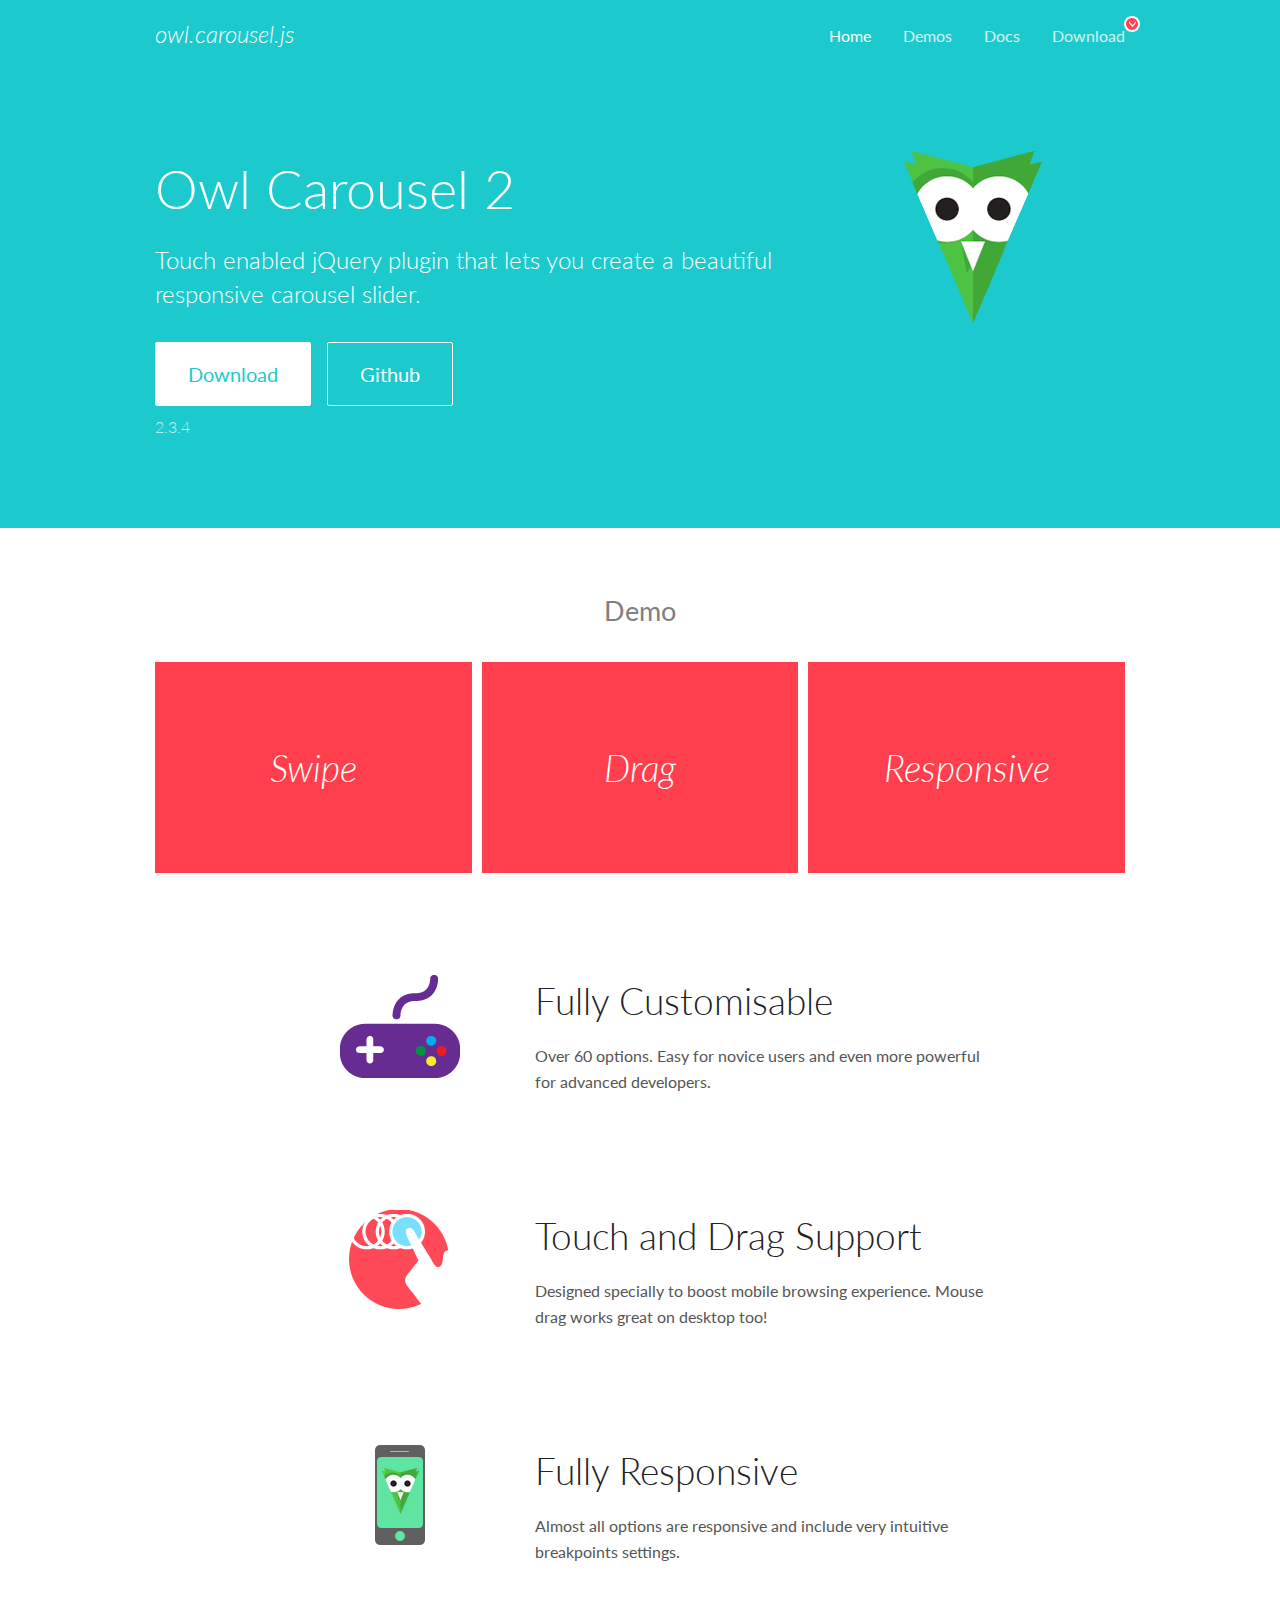
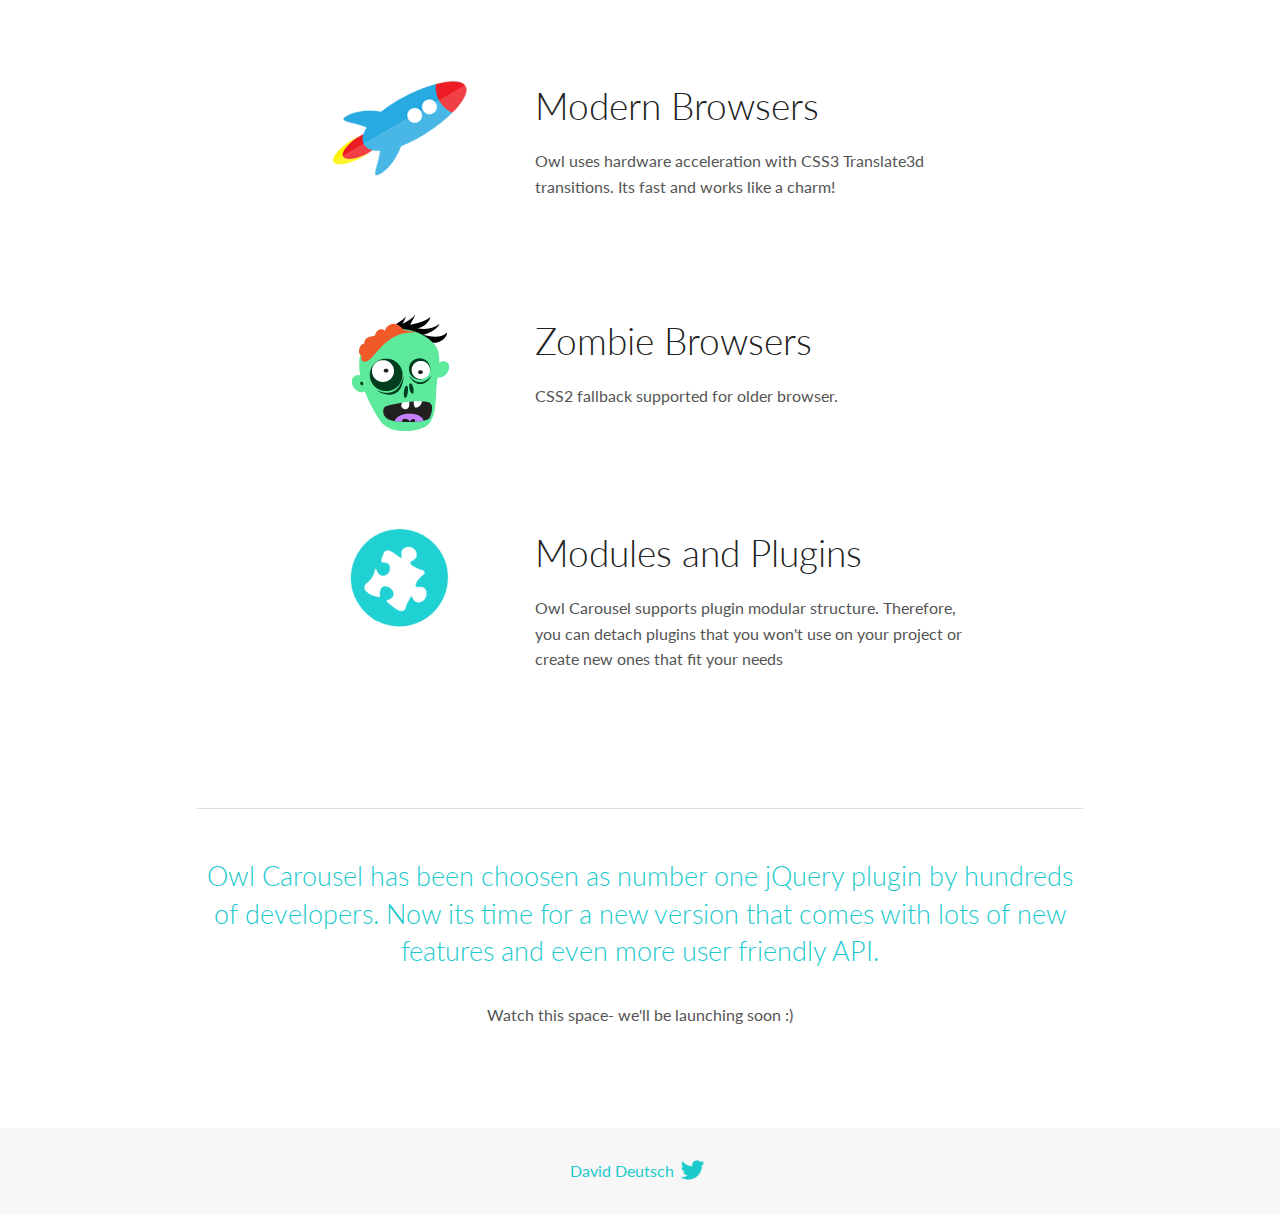
<file: OwlCarousel2-2.3.4/docs/index.html>
<!DOCTYPE html>
<html lang="en">
  <head>

    <!-- head -->
    <meta charset="utf-8">
    <meta name="msapplication-tap-highlight" content="no" />
    <meta name="viewport" content="width=device-width, initial-scale=1.0" />
    <meta name="description" content="Touch enabled jQuery plugin that lets you create beautiful responsive carousel slider.">
    <meta name="author" content="David Deutsch">
    <title>
      Home | Owl Carousel | 2.3.4
    </title>

    <!-- Stylesheets -->
    <link href='https://fonts.googleapis.com/css?family=Lato:300,400,700,400italic,300italic' rel='stylesheet' type='text/css'>
    <link rel="stylesheet" href="assets/css/docs.theme.min.css">

    <!-- Owl Stylesheets -->
    <link rel="stylesheet" href="assets/owlcarousel/assets/owl.carousel.min.css">
    <link rel="stylesheet" href="assets/owlcarousel/assets/owl.theme.default.min.css">

    <!-- HTML5 shim and Respond.js IE8 support of HTML5 elements and media queries -->

    <!--[if lt IE 9]>
      <script src="https://oss.maxcdn.com/libs/html5shiv/3.7.0/html5shiv.js"></script>
      <script src="https://oss.maxcdn.com/libs/respond.js/1.3.0/respond.min.js"></script>
    <![endif]-->

    <!-- Favicons -->
    <link rel="apple-touch-icon-precomposed" sizes="144x144" href="assets/ico/apple-touch-icon-144-precomposed.png">
    <link rel="shortcut icon" href="assets/ico/favicon.png">
    <link rel="shortcut icon" href="favicon.ico">

    <!-- Yeah i know js should not be in header. Its required for demos.-->

    <!-- javascript -->
    <script src="assets/vendors/jquery.min.js"></script>
    <script src="assets/owlcarousel/owl.carousel.js"></script>
  </head>
  <body>

    <!-- header -->
    <header class="header">
      <div class="row">
        <div class="large-12 columns">
          <div class="brand left">
            <h3>
              <a href="/OwlCarousel2/">owl.carousel.js</a> 
            </h3>
          </div>
          <a id="toggle-nav" class="right">
            <span></span> <span></span> <span></span> 
          </a> 
          <div class="nav-bar">
            <ul class="clearfix">
              <li class="active">
                <a href="/OwlCarousel2/index.html">Home</a> 
              </li>
              <li> <a href="/OwlCarousel2/demos/demos.html">Demos</a>  </li>
              <li> <a href="/OwlCarousel2/docs/started-welcome.html">Docs</a>  </li>
              <li>
                <a href="https://github.com/OwlCarousel2/OwlCarousel2/archive/2.3.4.zip">Download</a> 
                <span class="download"></span> 
              </li>
            </ul>
          </div>
        </div>
      </div>
    </header>

    <!-- home panel -->
    <section id="hero">
      <div class="row">
        <div class="large-8 medium-8 columns">
          <h1>Owl Carousel 2</h1>
          <h4>Touch enabled jQuery plugin that lets you create a beautiful responsive carousel slider.</h4>
          <a href="https://github.com/OwlCarousel2/OwlCarousel2/archive/2.3.4.zip" class="hero-button">Download</a> 
          <a href="https://github.com/OwlCarousel2/OwlCarousel2" class="hero-button outline">Github</a> 
          <p>2.3.4</p>
        </div>
        <div class="large-4 medium-4 columns">
          <img class="owl-logo" src="assets/img/owl-logo.png" alt="mr. Owl">
        </div>
      </div>
    </section>

    <!-- body -->
    <div class="home-demo">
      <div class="row">
        <div class="large-12 columns">
          <h3>Demo</h3>
          <div class="owl-carousel">
            <div class="item">
              <h2>Swipe</h2>
            </div>
            <div class="item">
              <h2>Drag</h2>
            </div>
            <div class="item">
              <h2>Responsive</h2>
            </div>
            <div class="item">
              <h2>CSS3</h2>
            </div>
            <div class="item">
              <h2>Fast</h2>
            </div>
            <div class="item">
              <h2>Easy</h2>
            </div>
            <div class="item">
              <h2>Free</h2>
            </div>
            <div class="item">
              <h2>Upgradable</h2>
            </div>
            <div class="item">
              <h2>Tons of options</h2>
            </div>
            <div class="item">
              <h2>Infinity</h2>
            </div>
            <div class="item">
              <h2>Auto Width</h2>
            </div>
          </div>
        </div>
      </div>
    </div>
    <script>
      var owl = $('.owl-carousel');
      owl.owlCarousel({
        margin: 10,
        loop: true,
        responsive: {
          0: {
            items: 1
          },
          600: {
            items: 2
          },
          1000: {
            items: 3
          }
        }
      })
    </script>

    <!-- features -->
    <div id="features">
      <div class="row">
        <div class="small-12 medium-9 small-centered columns">
          <section class="row feature">
            <div class="medium-4 small-12 columns">
              <img src="assets/img/feature-options.png" alt="">
            </div>
            <div class="medium-8 small-12 columns">
              <h2>Fully Customisable</h2>
              <p>Over 60 options. Easy for novice users and even more powerful for advanced developers.</p>
            </div>
          </section>
          <section class="row feature">
            <div class="medium-4 small-12 columns">
              <img src="assets/img/feature-drag.png" alt="">
            </div>
            <div class="medium-8 small-12 columns">
              <h2>Touch and Drag Support</h2>
              <p>Designed specially to boost mobile browsing experience. Mouse drag works great on desktop too!</p>
            </div>
          </section>
          <section class="row feature">
            <div class="medium-4 small-12 columns">
              <img src="assets/img/feature-responsive.png" alt="">
            </div>
            <div class="medium-8 small-12 columns">
              <h2>Fully Responsive</h2>
              <p>Almost all options are responsive and include very intuitive breakpoints settings.</p>
            </div>
          </section>
          <section class="row feature">
            <div class="medium-4 small-12 columns">
              <img src="assets/img/feature-modern.png" alt="">
            </div>
            <div class="medium-8 small-12 columns">
              <h2>Modern Browsers</h2>
              <p>Owl uses hardware acceleration with CSS3 Translate3d transitions. Its fast and works like a charm! </p>
            </div>
          </section>
          <section class="row feature">
            <div class="medium-4 small-12 columns">
              <img src="assets/img/feature-zombie.png" alt="">
            </div>
            <div class="medium-8 small-12 columns">
              <h2>Zombie Browsers</h2>
              <p>CSS2 fallback supported for older browser.</p>
            </div>
          </section>
          <section class="row feature">
            <div class="medium-4 small-12 columns">
              <img src="assets/img/feature-module.png" alt="">
            </div>
            <div class="medium-8 small-12 columns">
              <h2>Modules and Plugins</h2>
              <p>Owl Carousel supports plugin modular structure. Therefore, you can detach plugins that you won&#x27;t use on your project or create new ones that fit your needs</p>
            </div>
          </section>
        </div>
      </div>
    </div>

    <!-- footer -->
    <section id="teaser-text">
      <div class="row">
        <div class="small-12 medium-11 small-centered columns">
          <hr>
          <h3 id="owl-carousel-has-been-choosen-as-number-one-jquery-plugin-by-hundreds-of-developers-now-its-time-for-a-new-version-that-comes-with-lots-of-new-features-and-even-more-user-friendly-api-">Owl Carousel has been choosen as number one jQuery plugin by hundreds of developers. Now its time for a new version that comes with lots of new features and even more user friendly API.</h3>
          <p>Watch this space- we&#39;ll be launching soon :)</p>
        </div>
      </div>
    </section>

    <!-- footer -->
    <footer class="footer">
      <div class="row">
        <div class="large-12 columns">
          <h5>
            <a href="/OwlCarousel2/docs/support-contact.html">David Deutsch</a> 
            <a id="custom-tweet-button" href="https://twitter.com/share?url=https://github.com/OwlCarousel2/OwlCarousel2&text=Owl Carousel - This is so awesome! " target="_blank"></a> 
          </h5>
        </div>
      </div>
    </footer>

    <!-- vendors -->
    <script src="assets/vendors/highlight.js"></script>
    <script src="assets/js/app.js"></script>
  </body>
</html>
</file>
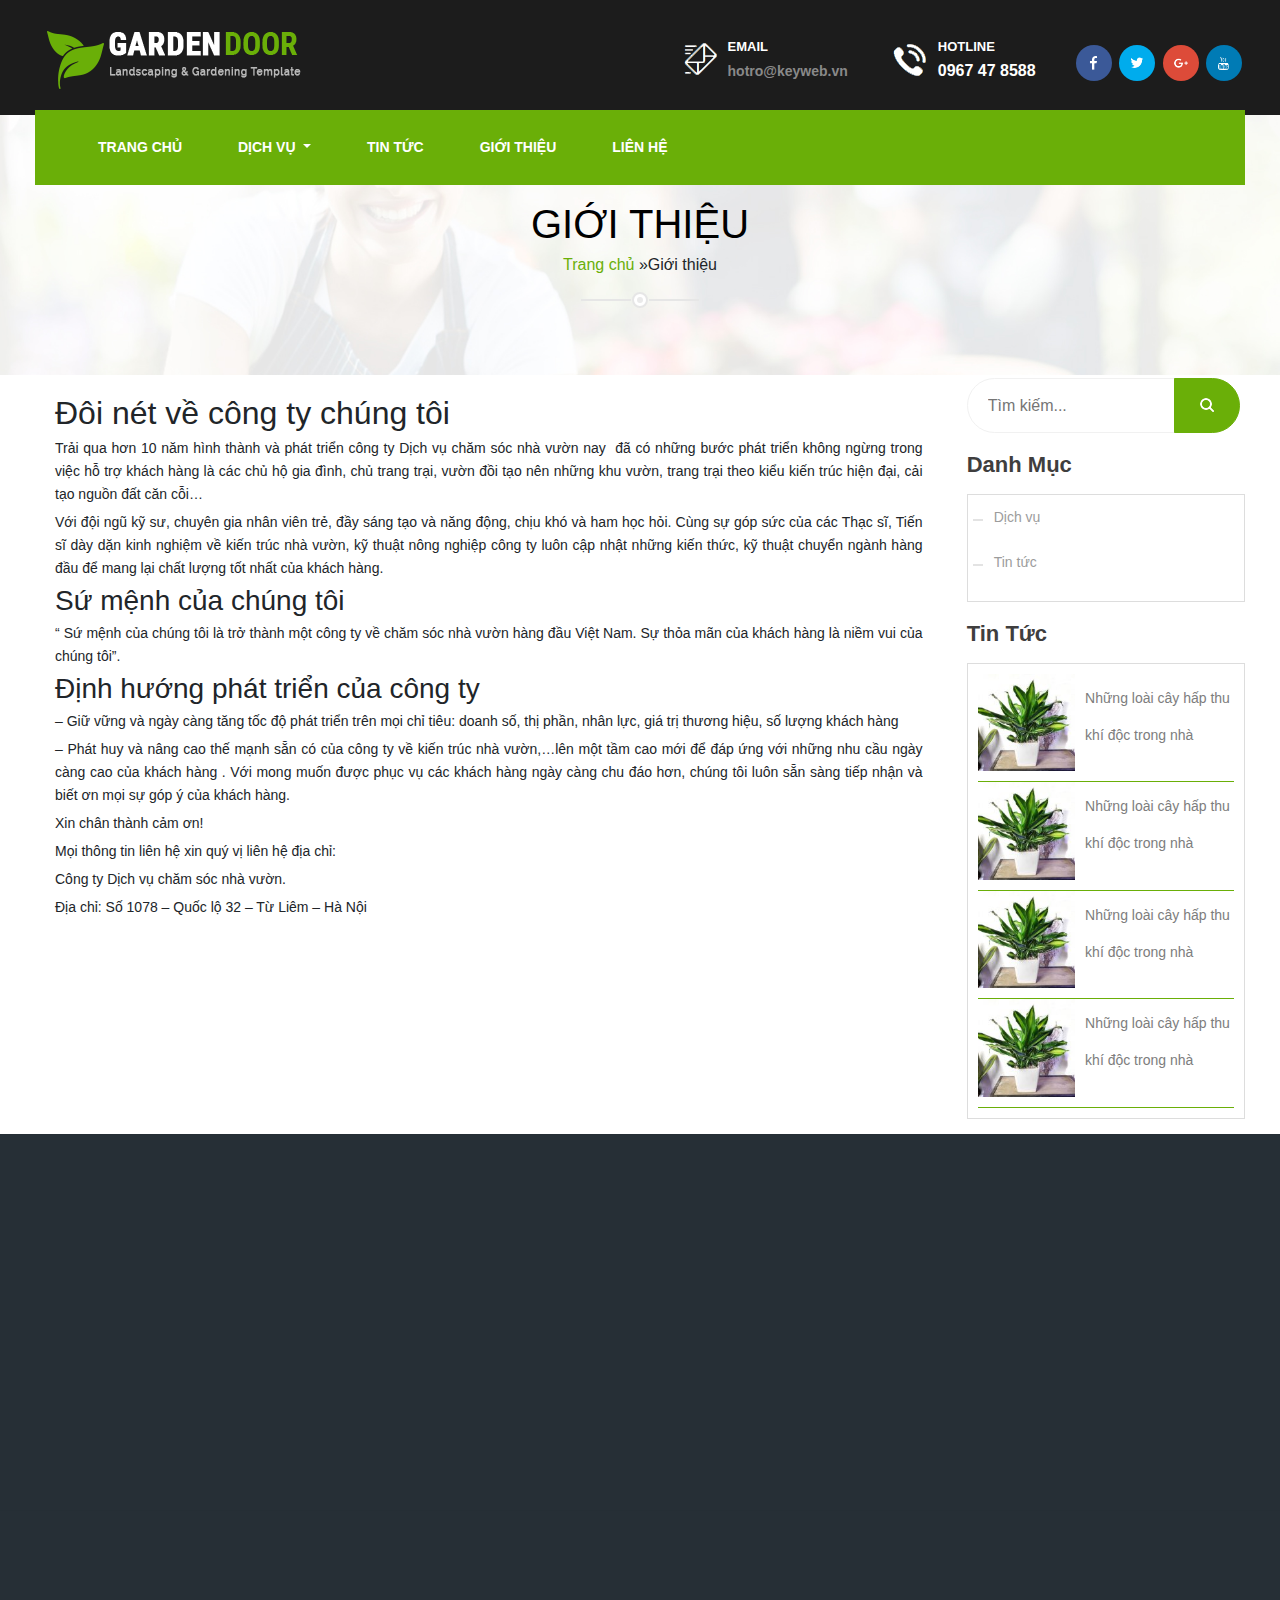
<file: gioi-thieu.html>
<!DOCTYPE html>
<html lang="en">
<head>
    <meta charset="UTF-8">
    <meta http-equiv="X-UA-Compatible" content="IE=edge">
    <meta name="viewport" content="width=device-width, initial-scale=1.0">
    <link rel="stylesheet" href="accest/css/style.css">
    <link rel="stylesheet" href="accest/font/style-font.css">
    <link rel="stylesheet" href="https://maxcdn.bootstrapcdn.com/bootstrap/4.1.3/css/bootstrap.min.css">       
    <link href="https://use.fontawesome.com/releases/v5.0.4/css/all.css" rel="stylesheet">  
    <link rel="stylesheet" href="accest/css/slick.css">  
    <link rel="stylesheet" href="accest/css/animate.css">
    <link href="https://cdn.jsdelivr.net/npm/bootstrap@5.1.0/dist/css/bootstrap.min.css" rel="stylesheet" integrity="sha384-KyZXEAg3QhqLMpG8r+8fhAXLRk2vvoC2f3B09zVXn8CA5QIVfZOJ3BCsw2P0p/We" crossorigin="anonymous">
    <title>Document</title>
</head>
<body>
    <div class="wrapper">
        <div class="full-header">
            <div class="header-top">
                <div class="inner-header inner-container">
                    <div class="wrap-header">
                        <div class="logo-web wow zoomIn">
                            <div class="inner-logo-web">
                                <a href="#">
                                    <img src="accest/img/logo.png" alt="">
                                </a>
                            </div>
                        </div>
                        <div class="info-outer">
                            <div class="information-header">
                                <div id="information-header-left"  class="info-header wow fadeInDown" style="background: url(accest/img/iconmailheader.png) no-repeat scroll 0 center">
                                    <h3>Email</h3>
                                    <p>hotro@keyweb.vn</p>
                                </div>
                                <div id="information-header-right" class="info-header wow fadeInDown" style="background: url(accest/img/icondtheader.png) no-repeat scroll 0 center" >
                                    <h3>Hotline</h3>
                                    <p>0967 47 8588</p>
                                </div>
                            </div>
                            <div class="socialmedia wow fadeInDown">
                                <a href="#" title="Facebook of us">
                                    <img src="accest/img/iconfbgarden1.png" alt="">
                                </a>
                                <a href="#" title="Twitter of us">
                                    <img src="accest/img/icontwgarden1.png" alt="">
                                </a>
                                <a href="#" title="Google of us">
                                    <img src="accest/img/icongggarden1.png" alt="">
                                </a>
                                <a href="#" title="Youtube of us">
                                    <img src="accest/img/iconyougarden1.png" alt="">
                                </a>
                            </div>
                        </div>
                    </div>
                </div>
            </div>
        </div>
        <div class="full-menubar wow fadeInRight">
            <div class="inner-menubar inner-container">
                <nav id="menubar" class="navbar-expand-md navbar-light sticky-top">
                    <div class="container-fluid">
                        <button class="navbar-toggler" type="button" data-toggle="collapse" 
                            data-target="#navbarResponsive">
                            <span class="navbar-toggler-icon"></span>
                        </button>
                        <a href="#" class="menu-collapse">Main menu</a> 
                        <div class="collapse navbar-collapse navbar-inner" id="navbarResponsive">
                            <ul id="menu-primary" class="nav navbar-nav">
                                <li class="nav-item">
                                    <a class="nav-link active" href="index.html">Trang chủ</a>
                                </li>
                                <li class="nav-item dropdown">
                                    <a class="nav-link dropdown-toggle" href="#" id="navbarDropdown" role="button" data-toggle="dropdown" aria-haspopup="true" aria-expanded="false">
                                        Dịch vụ
                                    </a>
                                    <ul class="sub-menu dropdown-menu" aria-labelledby="navbarDropdown">
                                        <li class="#"><a class="dropdown-item" href="#">Cây cảnh bonsai</a></li>
                                        <li class="#"><a class="dropdown-item" href="#">Thiết kế sân vườn</a></li>
                                        <li class="#"><a class="dropdown-item" href="#">Chọn giống cây trồng</a></li>
                                        <li class="#"><a class="dropdown-item" href="#">Chăm sóc cây cảnh</a></li>
                                        <li class="#"><a class="dropdown-item" href="#">Cải tạo đất vườn</a></li>
                                    </ul>
                                </li>
                                <li class="nav-item">
                                    <a class="nav-link" href="tin-tuc.html">Tin tức</a>
                                </li>
                                <li class="nav-item">
                                    <a class="nav-link" href="gioi-thieu.html">Giới thiệu</a>
                                </li>
                                <li class="nav-item">
                                    <a class="nav-link" href="lien-he.html">Liên hệ</a>
                                </li>
                            </ul>
                        </div>
                    </div>
                </nav>
            </div>
        </div>
        <div id="full-container">
            <div class="full-top-title" style="background: url(accest/img/bg-top-page.jpg) no-repeat scroll center bottom / cover;">
                <div class="inner-container">
                    <div class="container_wrapper">
                        <h1 class="wow fadeInLeft">GIỚI THIỆU</h1>
                        <ul class="breadcrumb wow fadeInRight" itemprop="breadcrumb"><li><a href="index.html">Trang chủ</a> » </li><li>Giới thiệu</li></ul>
                        <span id="line-title"><span class="inner"></span></span>
                    </div>
                </div>
            </div>

            <div class="full-content-2">
                <div class="inner-content inner-container">
                    <div id="wrap-content" class="limit clearfix">
                        <div class="content-box">
                            <section class="content-box-1 padding-10">
                                <div id="primary" class="site-content">
                                    <div id="content" role="main">
                                        <div class="entry-content padding-10">
                                            <h2 style="text-align: justify;">Đôi nét về công ty chúng tôi</h2>
                                            <p style="text-align: justify;">Trải qua hơn 10 năm hình thành và phát triển công ty Dịch vụ chăm sóc nhà vườn nay &nbsp;đã có những bước phát triển không ngừng trong việc hỗ trợ khách hàng là các chủ hộ gia đình, chủ trang trại, vườn đồi tạo nên những khu vườn, trang trại theo kiểu kiến trúc hiện đại, cải tạo nguồn đất căn cỗi…</p>
                                            <p style="text-align: justify;">Với đội ngũ kỹ sư, chuyên gia nhân viên trẻ, đầy sáng tạo và năng động, chịu khó và ham học hỏi. Cùng sự góp sức của các Thạc sĩ, Tiến sĩ dày dặn kinh nghiệm về kiến trúc nhà vườn, kỹ thuật nông nghiệp công ty luôn cập nhật những kiến thức, kỹ thuật chuyển ngành hàng đầu để mang lại chất lượng tốt nhất của khách hàng.</p>
                                            <h3 style="text-align: justify;">Sứ mệnh của chúng tôi</h3>
                                            <p style="text-align: justify;">“ Sứ mệnh của chúng tôi là trở thành một công ty về chăm sóc nhà vườn hàng đầu Việt Nam. Sự thỏa mãn của khách hàng là niềm vui của chúng tôi”.</p>
                                            <h3 style="text-align: justify;">Định hướng phát triển của công ty</h3>
                                            <p style="text-align: justify;">– Giữ vững và ngày càng tăng tốc độ phát triển trên mọi chỉ tiêu: doanh số, thị phần, nhân lực, giá trị thương hiệu, số lượng khách hàng</p>
                                            <p style="text-align: justify;">– Phát huy và nâng cao thế mạnh sẵn có của công ty về kiến trúc nhà vườn,…lên một tầm cao mới để đáp ứng với những nhu cầu ngày càng cao của khách hàng . Với mong muốn được phục vụ các khách hàng ngày càng chu đáo hơn, chúng tôi luôn sẵn sàng tiếp nhận và biết ơn mọi sự góp ý của khách hàng.</p>
                                            <p style="text-align: justify;">Xin chân thành cảm ơn!</p>
                                            <p style="text-align: justify;">Mọi thông tin liên hệ xin quý vị liên hệ địa chỉ:</p>
                                            <p style="text-align: justify;">Công ty Dịch vụ chăm sóc nhà vườn.</p>
                                            <p style="text-align: justify;">Địa chỉ: Số 1078 – Quốc lộ 32 – Từ Liêm – Hà Nội</p>
                                        </div><!-- .entry-content -->
                                    </div><!-- #content -->
                                </div>
                            </section>
                            <aside id="sibar-left" class="sidebar sidebar-right">
                                <div class="block-left search-wapper">
                                    <div class="block-content">
                                        <form action="#" class="searchform" id="searchform" method="get" role="search">
                                            <input type="text" id="s" name="s" value="" placeholder="Tìm kiếm..." class="btntext">
                                            <input type="submit" value="" id="searchsubmit">
                                        </form>
                                    </div>  
                                </div>
                                <div class="block-left category-wapper">
                                    <div class="heading_box">
                                        Danh mục
                                    </div>		
                                    <div class="block-content">
                                        <ul id="menu-left-bar" class="menu">
                                            <li id="menu-item-335" class="menu-item menu-item-type-taxonomy menu-item-object-category menu-item-335"><a href="#">Dịch vụ</a></li>
                                            <li id="menu-item-337" class="menu-item menu-item-type-taxonomy menu-item-object-category current-post-ancestor current-menu-parent current-post-parent menu-item-337"><a href="#">Tin tức</a></li>
                                        </ul>          
                                    </div>
                                </div>
                                <div class="group-sidebar-content">
                                    <div class="block-left category-wapper clearfix">
                                        <div class="heading_box">
                                    		Tin tức				
                                        </div>
                                        <div class="block-content">
                                            <div class="post-new-sidebar">
                                                <div class="bai-viet-side-bar">
                                                    <a href="http://theme63v45.demov5.keyweb.vn/nhung-loai-cay-hap-thu-khi-doc-trong-nha/"><img src="accest/img/thietmoclan-1.jpg" alt="Những loài cây hấp thu khí độc trong nhà"></a>
                                                    <h2><a href="http://theme63v45.demov5.keyweb.vn/nhung-loai-cay-hap-thu-khi-doc-trong-nha/"> Những loài cây hấp thu khí độc trong nhà</a></h2> 						
                                                </div>
                                            </div>
                                            <div class="post-new-sidebar">
                                                <div class="bai-viet-side-bar">
                                                    <a href="http://theme63v45.demov5.keyweb.vn/nhung-loai-cay-hap-thu-khi-doc-trong-nha/"><img src="accest/img/thietmoclan-1.jpg" alt="Những loài cây hấp thu khí độc trong nhà"></a>
                                                    <h2><a href="http://theme63v45.demov5.keyweb.vn/nhung-loai-cay-hap-thu-khi-doc-trong-nha/"> Những loài cây hấp thu khí độc trong nhà</a></h2> 						
                                                </div>
                                            </div>
                                            <div class="post-new-sidebar">
                                                <div class="bai-viet-side-bar">
                                                    <a href="http://theme63v45.demov5.keyweb.vn/nhung-loai-cay-hap-thu-khi-doc-trong-nha/"><img src="accest/img/thietmoclan-1.jpg" alt="Những loài cây hấp thu khí độc trong nhà"></a>
                                                    <h2><a href="http://theme63v45.demov5.keyweb.vn/nhung-loai-cay-hap-thu-khi-doc-trong-nha/"> Những loài cây hấp thu khí độc trong nhà</a></h2> 						
                                                </div>
                                            </div>
                                            <div class="post-new-sidebar">
                                                <div class="bai-viet-side-bar">
                                                    <a href="http://theme63v45.demov5.keyweb.vn/nhung-loai-cay-hap-thu-khi-doc-trong-nha/"><img src="accest/img/thietmoclan-1.jpg" alt="Những loài cây hấp thu khí độc trong nhà"></a>
                                                    <h2><a href="http://theme63v45.demov5.keyweb.vn/nhung-loai-cay-hap-thu-khi-doc-trong-nha/"> Những loài cây hấp thu khí độc trong nhà</a></h2> 						
                                                </div>
                                            </div>
                                        </div>
                                    </div>
                                </div>
                            </aside>
                        </div>  
                    </div>
                </div>
            </div>


            <div class="full-footer-box">
                <div class="inner-footer-box inner-container">
                    <div id="footer-box" class="footer-box">
                        <div class="limit">
                            <div class="footer-box1 wow fadeInLeft">
                                <div id="logo-footer">
                                    <a href="#"><img src="accest/img/logo.png" alt=""></a>
                                </div>
                                <div class="footer-text">
                                    <p>Công ty chúng tôi tập hợp những đội ngũ nhân viên trẻ, năng động, nhiệt tình, chăm chỉ trong công việc. Không ngừng cố gắng để mang lại lợi ích cho công ty và cho khách hàng</p>
                                    <ul class="dia-chi-lien-he">
                                        <li style="background: url(accest/img/icondiadiemgarden.png) no-repeat 0 50%;">Số 9 - Duy Tân - Cầu Giấy - Hà Nội</li>
                                        <li style="background: url(accest/img/icondtgarden.png) no-repeat 0 50%;">24 6666 2016</li>
                                        <li style="background: url(accest/img/iconmailgarden.png) no-repeat 0 50%;">hotro@keyweb.com</li>
                                    </ul>
                                    <div id="mxh-footer">
                                            <a target="_blank" href="https://www.facebook.com/keywebvn" title="Facebook of us">
                                                <img src="accest/img/iconfbfooter.png" alt="Facebook"> 
                                            </a>
                                            <a target="_blank" href="#" title="Twitter of us">
                                                <img src="accest/img/icontwfooter.png" alt="Twitter">
                                            </a>			
                                            <a target="_blank" href="#" title="Google of us">
                                                <img src="accest/img/iconggfooter.png" alt="google">
                                            </a>
                                            <a target="_blank" href="#" title="Youtube of us">
                                                <img src="accest/img/iconyoufooter.png" alt="yutube">
                                            </a>
                                    </div>
                                </div>
                            </div>
                            <div class="footer-box2 wow fadeInRight footer-box-js">
                                <h3>Dịch vụ</h3>
                                <div class="footer-text footer-content-js">
                                    <ul id="dich-vu-footer">
                                        <ul id="menu-footer-menu-1" class="menu">
                                            <li><a href="dich-vu-1.html">Cây cảnh bonsai</a></li>
                                            <li><a href="dich-vu-1.html">Thiết kế sân vườn</a></li>
                                            <li><a href="dich-vu-1.html">Chọn giống cây trồng</a></li>
                                            <li><a href="dich-vu-1.html">Chăm sóc cây cảnh</a></li>
                                            <li><a href="dich-vu-1.html">Cải tạo đất vườn</a></li>
                                        </ul>
                                    </ul>							
                                </div>
                            </div>
                            <div class="footer-box3 wow fadeInRight footer-box-js">
                                <h3>Bài viết mới</h3>
                                <div class="footer-text footer-content-js">
                                    <ul id="tin-moi">                                   
                                        <li class="title-tin-moi">
                                            <h2><a href="tin-tuc-1.html"> - Những loài cây hấp thu khí độc trong nhà</a></h2><p>Tháng Năm 22, 2017</p>
                                        </li>						
                                        
                                        <li class="title-tin-moi">
                                            <h2><a href="tin-tuc-2.html"> - Đa dạng chủng loại chậu cây cảnh hút khách đầu Hè</a></h2><p>Tháng Năm 22, 2017</p>
                                        </li>						
                                        
                                        <li class="title-tin-moi">
                                            <h2><a href="tin-tuc-3.html"> - Bí quyết chăm sóc cây cảnh</a></h2><p>Tháng Năm 22, 2017</p>
                                        </li>						
                                    </ul>					
                                </div>
                            </div>
                        </div>
                    </div>
                </div>
            </div>
            <div class="full-footer">
                <div class="inner-footer inner-container">
                    <footer id="footer" class="footer">
                        <div class="footer-inner wow fadeInUp">
                            <p class="center copyright">Copyright © 2020 keyweb.vn - Công ty TNHH Keysky</p>
                            <p class="right">Thiết kế: <a href="https://keyweb.vn/">Keyweb.vn</a></p>
                        </div>
                    </footer>
                </div>
            </div>
            
        </div>
        
        <div id="bttop" title="Lên đầu trang" class="fa fa-chevron-up"></div>
    </div>




    <script src="https://ajax.googleapis.com/ajax/libs/jquery/3.3.1/jquery.min.js">
    </script>
    <script src="https://cdnjs.cloudflare.com/ajax/libs/popper.js/1.14.3/umd/popper.min.js">
    </script>
    <script src="accest/js/jquery-3.6.0.min.js"></script>   
    <script src="accest/js/slick.min.js"></script>
    <script src="https://maxcdn.bootstrapcdn.com/bootstrap/4.1.3/js/bootstrap.min.js"></script>
    <!-- JavaScript Bundle with Popper -->
    
    <script src="https://cdn.jsdelivr.net/npm/bootstrap@5.1.0/dist/js/bootstrap.bundle.min.js" integrity="sha384-U1DAWAznBHeqEIlVSCgzq+c9gqGAJn5c/t99JyeKa9xxaYpSvHU5awsuZVVFIhvj" crossorigin="anonymous"></script>
    <script src="accest/js/js.js"></script>
    <script src="accest/js/wow.js"></script>
    <script src="accest/js/wow.min.js"></script>
    <script defer="defer">
        waitJquery(function(){
            jQuery("a[data-rel^='prettyPhoto']").prettyPhoto({
                hook: 'data-rel',
                social_tools: false,
                theme: 'pp_woocommerce',
                horizontal_padding: 8,
                opacity: 0.8,
                deeplinking: false,
                show_title: false,
            });
        });
    </script>
    <script>
        new WOW().init();
    </script>
    
    <script defer="defer">
        if(jQuery(window).width()<=600) {
            jQuery('.footer-content-js').hide();
            
            setTimeout(function(){
                jQuery('.footer-box-js h3').on('click', function(){
                    if(jQuery(this).is('.active-sft')) {
                        jQuery(this).removeClass('active-sft').siblings('.footer-content-js').slideToggle(300);
                    }else {
                        jQuery(this).addClass('active-sft').siblings('.footer-content-js').slideToggle(300);
                    }
                });
            },1000);
        }
    </script>
    <script type="text/javascript">
        jQuery(function() {
            jQuery(window).scroll(function() {
                if (jQuery(this).scrollTop() != 0) {
                    jQuery('#bttop').fadeIn();
                } else {
                    jQuery('#bttop').fadeOut();
                }
            });
           jQuery('#bttop').click(function() {
                jQuery('body,html').animate({
                    scrollTop: 0
                }, 600);
            });
        });
        </script>
</body>
</html>
</file>
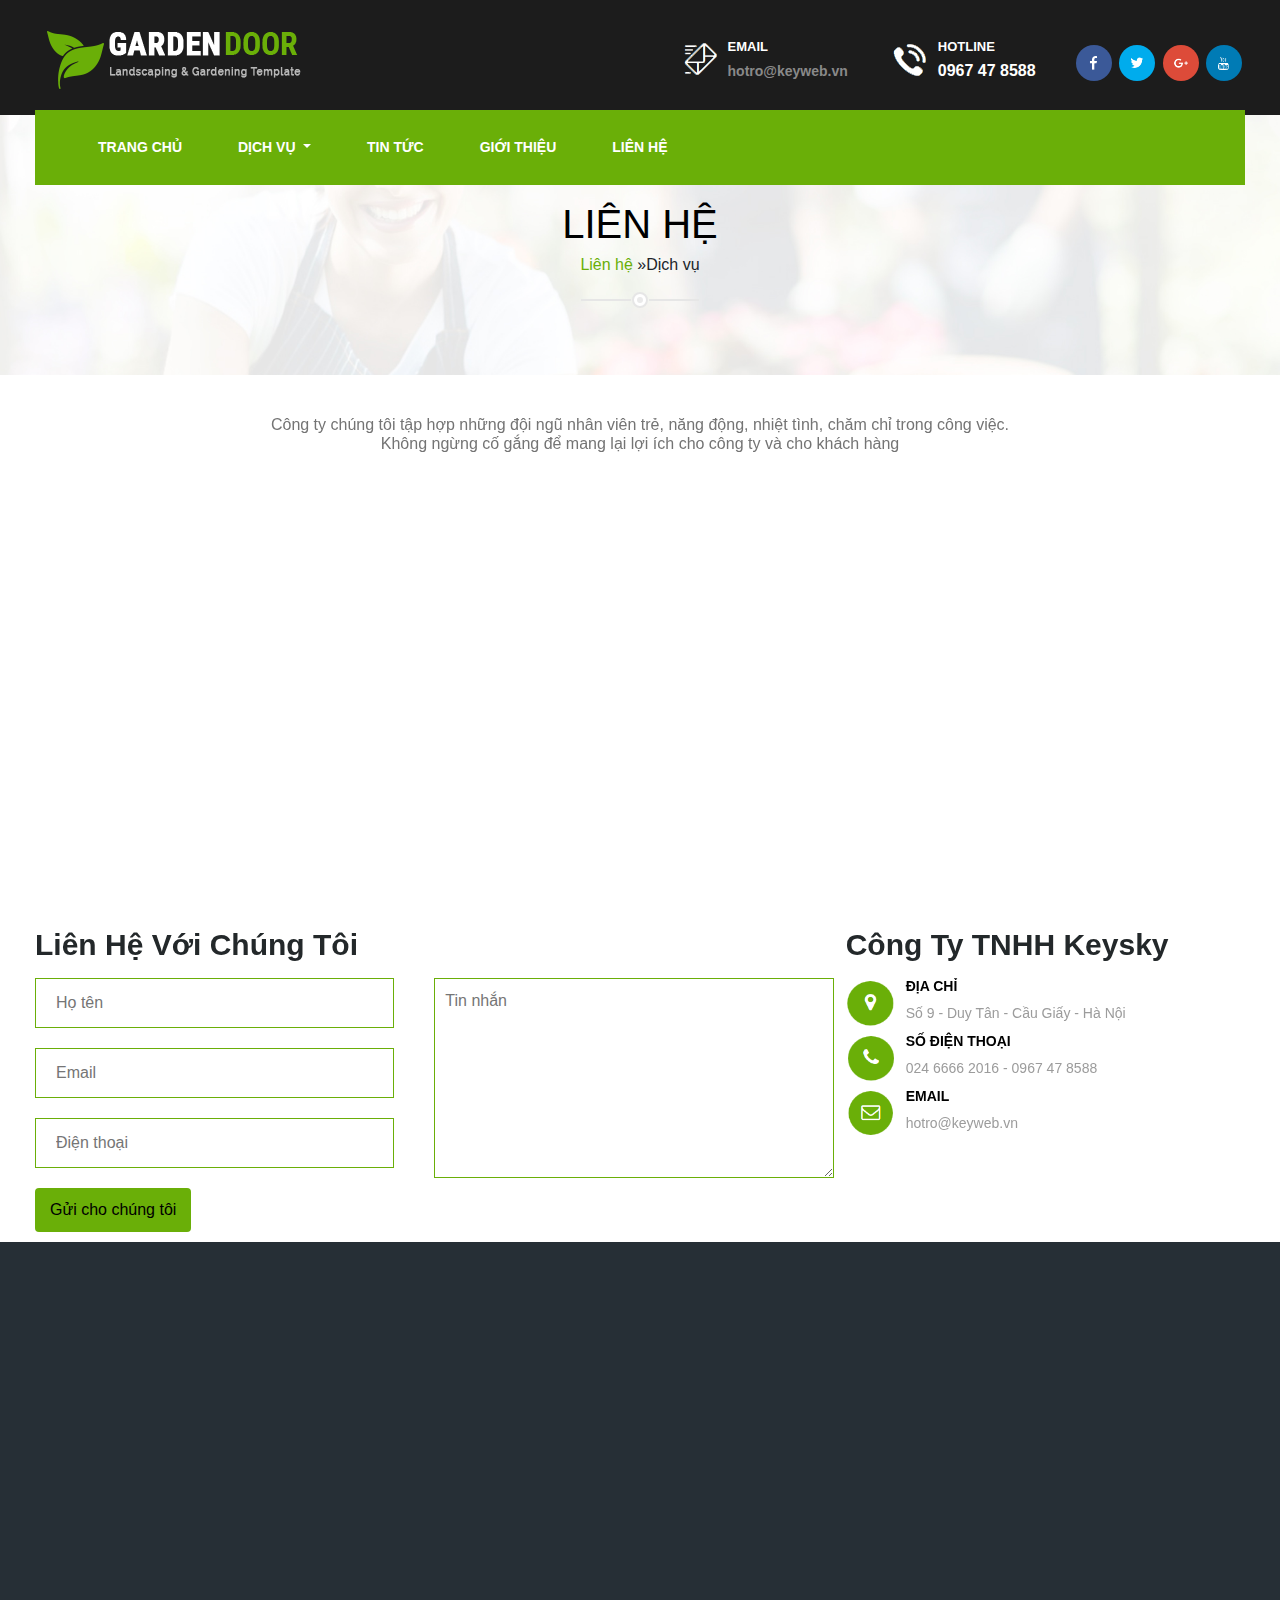
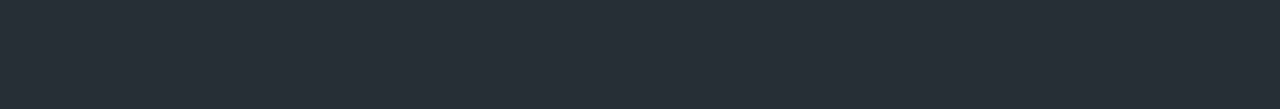
<file: lien-he.html>
<!DOCTYPE html>
<html lang="en">
<head>
    <meta charset="UTF-8">
    <meta http-equiv="X-UA-Compatible" content="IE=edge">
    <meta name="viewport" content="width=device-width, initial-scale=1.0">
    <link rel="stylesheet" href="accest/css/style.css">
    <link rel="stylesheet" href="accest/font/style-font.css">
    <link rel="stylesheet" href="https://maxcdn.bootstrapcdn.com/bootstrap/4.1.3/css/bootstrap.min.css">       
    <link href="https://use.fontawesome.com/releases/v5.0.4/css/all.css" rel="stylesheet">  
    <link rel="stylesheet" href="accest/css/slick.css">  
    <link rel="stylesheet" href="accest/css/animate.css">
    <link href="https://cdn.jsdelivr.net/npm/bootstrap@5.1.0/dist/css/bootstrap.min.css" rel="stylesheet" integrity="sha384-KyZXEAg3QhqLMpG8r+8fhAXLRk2vvoC2f3B09zVXn8CA5QIVfZOJ3BCsw2P0p/We" crossorigin="anonymous">
    <title>Document</title>
</head>
<body>
    <div class="wrapper">
        <div class="full-header">
            <div class="header-top">
                <div class="inner-header inner-container">
                    <div class="wrap-header">
                        <div class="logo-web wow zoomIn">
                            <div class="inner-logo-web">
                                <a href="#">
                                    <img src="accest/img/logo.png" alt="">
                                </a>
                            </div>
                        </div>
                        <div class="info-outer">
                            <div class="information-header">
                                <div id="information-header-left"  class="info-header wow fadeInDown" style="background: url(accest/img/iconmailheader.png) no-repeat scroll 0 center">
                                    <h3>Email</h3>
                                    <p>hotro@keyweb.vn</p>
                                </div>
                                <div id="information-header-right" class="info-header wow fadeInDown" style="background: url(accest/img/icondtheader.png) no-repeat scroll 0 center" >
                                    <h3>Hotline</h3>
                                    <p>0967 47 8588</p>
                                </div>
                            </div>
                            <div class="socialmedia wow fadeInDown">
                                <a href="#" title="Facebook of us">
                                    <img src="accest/img/iconfbgarden1.png" alt="">
                                </a>
                                <a href="#" title="Twitter of us">
                                    <img src="accest/img/icontwgarden1.png" alt="">
                                </a>
                                <a href="#" title="Google of us">
                                    <img src="accest/img/icongggarden1.png" alt="">
                                </a>
                                <a href="#" title="Youtube of us">
                                    <img src="accest/img/iconyougarden1.png" alt="">
                                </a>
                            </div>
                        </div>
                    </div>
                </div>
            </div>
        </div>
        <div class="full-menubar wow fadeInRight">
            <div class="inner-menubar inner-container">
                <nav id="menubar" class="navbar-expand-md navbar-light sticky-top">
                    <div class="container-fluid">
                        <button class="navbar-toggler" type="button" data-toggle="collapse" 
                            data-target="#navbarResponsive">
                            <span class="navbar-toggler-icon"></span>
                        </button>
                        <a href="#" class="menu-collapse">Main menu</a> 
                        <div class="collapse navbar-collapse navbar-inner" id="navbarResponsive">
                            <ul id="menu-primary" class="nav navbar-nav">
                                <li class="nav-item">
                                    <a class="nav-link active" href="index.html">Trang chủ</a>
                                </li>
                                <li class="nav-item dropdown">
                                    <a class="nav-link dropdown-toggle" href="dich-vu.html" id="navbarDropdown" role="button" data-toggle="dropdown" aria-haspopup="true" aria-expanded="false">
                                        Dịch vụ
                                    </a>
                                    <ul class="sub-menu dropdown-menu" aria-labelledby="navbarDropdown">
                                        <li class="#"><a class="dropdown-item" href="#">Cây cảnh bonsai</a></li>
                                        <li class="#"><a class="dropdown-item" href="#">Thiết kế sân vườn</a></li>
                                        <li class="#"><a class="dropdown-item" href="#">Chọn giống cây trồng</a></li>
                                        <li class="#"><a class="dropdown-item" href="#">Chăm sóc cây cảnh</a></li>
                                        <li class="#"><a class="dropdown-item" href="#">Cải tạo đất vườn</a></li>
                                    </ul>
                                </li>
                                <li class="nav-item">
                                    <a class="nav-link" href="tin-tuc.html">Tin tức</a>
                                </li>
                                <li class="nav-item">
                                    <a class="nav-link" href="gioi-thieu.html">Giới thiệu</a>
                                </li>
                                <li class="nav-item">
                                    <a class="nav-link" href="lien-he.html">Liên hệ</a>
                                </li>
                            </ul>
                        </div>
                    </div>
                </nav>
            </div>
        </div>
        <div id="full-container">
            <div class="full-top-title" style="background: url(accest/img/bg-top-page.jpg) no-repeat scroll center bottom / cover;">
                <div class="inner-container">
                    <div class="container_wrapper">
                        <h1 class="wow fadeInLeft">LIÊN HỆ</h1>
                        <ul class="breadcrumb wow fadeInRight" itemprop="breadcrumb"><li><a href="index.html">Liên hệ</a> » </li><li class="active"> Dịch vụ</li></ul>
                        <span id="line-title"><span class="inner"></span></span>
                    </div>
                </div>
            </div>

            <div class="full-content">
                <div class="inner-content inner-container">
                    <div id="wrap-content" class="limit clearfix"><section class="content-box">
                        <div id="primary" class="site-content">
                            <div id="content" role="main">
                                <div class="entry-content">
                                    <h3 id="text-lhe-top" class="center">Công ty chúng tôi tập hợp những đội ngũ nhân viên trẻ, năng động, nhiệt tình, chăm chỉ trong công việc.
                    <br>Không ngừng cố gắng để mang lại lợi ích cho công ty và cho khách hàng</h3>
                                    <div id="contact-map">
                                        <iframe src="https://www.google.com/maps/embed?pb=!1m18!1m12!1m3!1d3724.0561850082067!2d105.78293301451419!3d21.030437785997453!2m3!1f0!2f0!3f0!3m2!1i1024!2i768!4f13.1!3m3!1m2!1s0x313454ac865806f3%3A0xe622b11fb8df6b87!2sC%C3%B4ng%20ty%20TNHH%20KEYSKY!5e0!3m2!1sen!2s!4v1601450345175!5m2!1sen!2s" width="1140" height="400" frameborder="0" style="border:0;" allowfullscreen="" aria-hidden="false" tabindex="0"></iframe> 				</div>
                                    <div id="contact-wrapper">
                                        <div id="lien-he-bottom-left">
                                            <h4>Liên hệ với chúng tôi </h4>
                                            <div role="form" class="wpcf7" id="wpcf7-f104-o1" lang="en-US" dir="ltr">
                    <div class="screen-reader-response"></div>
                    <form action="/lien-he/#wpcf7-f104-o1" method="post" class="wpcf7-form" novalidate="novalidate">
                    <div style="display: none;">
                    <input type="hidden" name="_wpcf7" value="104">
                    <input type="hidden" name="_wpcf7_version" value="5.1.6">
                    <input type="hidden" name="_wpcf7_locale" value="en_US">
                    <input type="hidden" name="_wpcf7_unit_tag" value="wpcf7-f104-o1">
                    <input type="hidden" name="_wpcf7_container_post" value="0">
                    </div>
                    <div class="form-left">
                    <p><span class="wpcf7-form-control-wrap your-name"><input type="text" name="your-name" value="" size="40" class="wpcf7-form-control wpcf7-text wpcf7-validates-as-required" aria-required="true" aria-invalid="false" placeholder="Họ tên"></span> </p>
                    <p><span class="wpcf7-form-control-wrap your-email"><input type="email" name="your-email" value="" size="40" class="wpcf7-form-control wpcf7-text wpcf7-email wpcf7-validates-as-required wpcf7-validates-as-email" aria-required="true" aria-invalid="false" placeholder="Email"></span> </p>
                    <p><span class="wpcf7-form-control-wrap your-phone"><input type="tel" name="your-phone" value="" size="40" class="wpcf7-form-control wpcf7-text wpcf7-tel wpcf7-validates-as-required wpcf7-validates-as-tel" aria-required="true" aria-invalid="false" placeholder="Điện thoại"></span> </p>
                    </div>
                    <div class="form-right">
                    <p><span class="wpcf7-form-control-wrap your-message"><textarea name="your-message" cols="40" rows="10" class="wpcf7-form-control wpcf7-textarea" aria-invalid="false" placeholder="Tin nhắn"></textarea></span> </p>
                    </div>
                    <p><input type="submit" value="Gửi cho chúng tôi" class="wpcf7-form-control wpcf7-submit btn"><span class="ajax-loader"></span></p>
                    <div class="wpcf7-response-output wpcf7-display-none"></div></form></div>					</div>
                                        <div id="lien-he-bottom-right">
                                            <h4>Công ty TNHH Keysky</h4>
                                            <div id="dia-chi-page">
                                                <h5>Địa chỉ</h5>
                                                <p>Số 9 - Duy Tân - Cầu Giấy - Hà Nội</p>
                                            </div>
                                            <div id="dt-page">
                                                <h5>Số điện thoại</h5>
                                                <p>024 6666 2016 - 0967 47 8588</p>
                                            </div>
                                            <div id="mail-page">
                                                <h5>Email</h5>
                                                <p>hotro@keyweb.vn</p>
                                            </div>
                                        </div>
                                    </div>
                                </div>
                            </div><!-- #content -->
                        </div><!-- #primary -->
                    </section>
                    </div>
                </div>
            </div>


            <div class="full-footer-box">
                <div class="inner-footer-box inner-container">
                    <div id="footer-box" class="footer-box">
                        <div class="limit">
                            <div class="footer-box1 wow fadeInLeft">
                                <div id="logo-footer">
                                    <a href="#"><img src="accest/img/logo.png" alt=""></a>
                                </div>
                                <div class="footer-text">
                                    <p>Công ty chúng tôi tập hợp những đội ngũ nhân viên trẻ, năng động, nhiệt tình, chăm chỉ trong công việc. Không ngừng cố gắng để mang lại lợi ích cho công ty và cho khách hàng</p>
                                    <ul class="dia-chi-lien-he">
                                        <li style="background: url(accest/img/icondiadiemgarden.png) no-repeat 0 50%;">Số 9 - Duy Tân - Cầu Giấy - Hà Nội</li>
                                        <li style="background: url(accest/img/icondtgarden.png) no-repeat 0 50%;">24 6666 2016</li>
                                        <li style="background: url(accest/img/iconmailgarden.png) no-repeat 0 50%;">hotro@keyweb.com</li>
                                    </ul>
                                    <div id="mxh-footer">
                                            <a target="_blank" href="https://www.facebook.com/keywebvn" title="Facebook of us">
                                                <img src="accest/img/iconfbfooter.png" alt="Facebook"> 
                                            </a>
                                            <a target="_blank" href="#" title="Twitter of us">
                                                <img src="accest/img/icontwfooter.png" alt="Twitter">
                                            </a>			
                                            <a target="_blank" href="#" title="Google of us">
                                                <img src="accest/img/iconggfooter.png" alt="google">
                                            </a>
                                            <a target="_blank" href="#" title="Youtube of us">
                                                <img src="accest/img/iconyoufooter.png" alt="yutube">
                                            </a>
                                    </div>
                                </div>
                            </div>
                            <div class="footer-box2 wow fadeInRight footer-box-js">
                                <h3>Dịch vụ</h3>
                                <div class="footer-text footer-content-js">
                                    <ul id="dich-vu-footer">
                                        <ul id="menu-footer-menu-1" class="menu">
                                            <li><a href="dich-vu-1.html">Cây cảnh bonsai</a></li>
                                            <li><a href="dich-vu-1.html">Thiết kế sân vườn</a></li>
                                            <li><a href="dich-vu-1.html">Chọn giống cây trồng</a></li>
                                            <li><a href="dich-vu-1.html">Chăm sóc cây cảnh</a></li>
                                            <li><a href="dich-vu-1.html">Cải tạo đất vườn</a></li>
                                        </ul>
                                    </ul>							
                                </div>
                            </div>
                            <div class="footer-box3 wow fadeInRight footer-box-js">
                                <h3>Bài viết mới</h3>
                                <div class="footer-text footer-content-js">
                                    <ul id="tin-moi">                                   
                                        <li class="title-tin-moi">
                                            <h2><a href="tin-tuc-1.html"> - Những loài cây hấp thu khí độc trong nhà</a></h2><p>Tháng Năm 22, 2017</p>
                                        </li>						
                                        
                                        <li class="title-tin-moi">
                                            <h2><a href="tin-tuc-2.html"> - Đa dạng chủng loại chậu cây cảnh hút khách đầu Hè</a></h2><p>Tháng Năm 22, 2017</p>
                                        </li>						
                                        
                                        <li class="title-tin-moi">
                                            <h2><a href="tin-tuc-3.html"> - Bí quyết chăm sóc cây cảnh</a></h2><p>Tháng Năm 22, 2017</p>
                                        </li>						
                                    </ul>					
                                </div>
                            </div>
                        </div>
                    </div>
                </div>
            </div>
            <div class="full-footer">
                <div class="inner-footer inner-container">
                    <footer id="footer" class="footer">
                        <div class="footer-inner wow fadeInUp">
                            <p class="center copyright">Copyright © 2020 keyweb.vn - Công ty TNHH Keysky</p>
                            <p class="right">Thiết kế: <a href="https://keyweb.vn/">Keyweb.vn</a></p>
                        </div>
                    </footer>
                </div>
            </div>
            
        </div>
        
        <div id="bttop" title="Lên đầu trang" class="fa fa-chevron-up"></div>
    </div>




    <script src="https://ajax.googleapis.com/ajax/libs/jquery/3.3.1/jquery.min.js">
    </script>
    <script src="https://cdnjs.cloudflare.com/ajax/libs/popper.js/1.14.3/umd/popper.min.js">
    </script>
    <script src="accest/js/jquery-3.6.0.min.js"></script>   
    <script src="accest/js/slick.min.js"></script>
    <script src="https://maxcdn.bootstrapcdn.com/bootstrap/4.1.3/js/bootstrap.min.js"></script>
    <!-- JavaScript Bundle with Popper -->
    
    <script src="https://cdn.jsdelivr.net/npm/bootstrap@5.1.0/dist/js/bootstrap.bundle.min.js" integrity="sha384-U1DAWAznBHeqEIlVSCgzq+c9gqGAJn5c/t99JyeKa9xxaYpSvHU5awsuZVVFIhvj" crossorigin="anonymous"></script>
    <script src="accest/js/js.js"></script>
    <script src="accest/js/wow.js"></script>
    <script src="accest/js/wow.min.js"></script>
    <script>
        new WOW().init();
    </script>
    <script defer="defer">
        if(jQuery(window).width()<=600) {
            jQuery('.footer-content-js').hide();
            
            setTimeout(function(){
                jQuery('.footer-box-js h3').on('click', function(){
                    if(jQuery(this).is('.active-sft')) {
                        jQuery(this).removeClass('active-sft').siblings('.footer-content-js').slideToggle(300);
                    }else {
                        jQuery(this).addClass('active-sft').siblings('.footer-content-js').slideToggle(300);
                    }
                });
            },1000);
        }
    </script>
    <script type="text/javascript">
        jQuery(function() {
            jQuery(window).scroll(function() {
                if (jQuery(this).scrollTop() != 0) {
                    jQuery('#bttop').fadeIn();
                } else {
                    jQuery('#bttop').fadeOut();
                }
            });
           jQuery('#bttop').click(function() {
                jQuery('body,html').animate({
                    scrollTop: 0
                }, 600);
            });
        });
        </script>
</body>
</html>
</file>
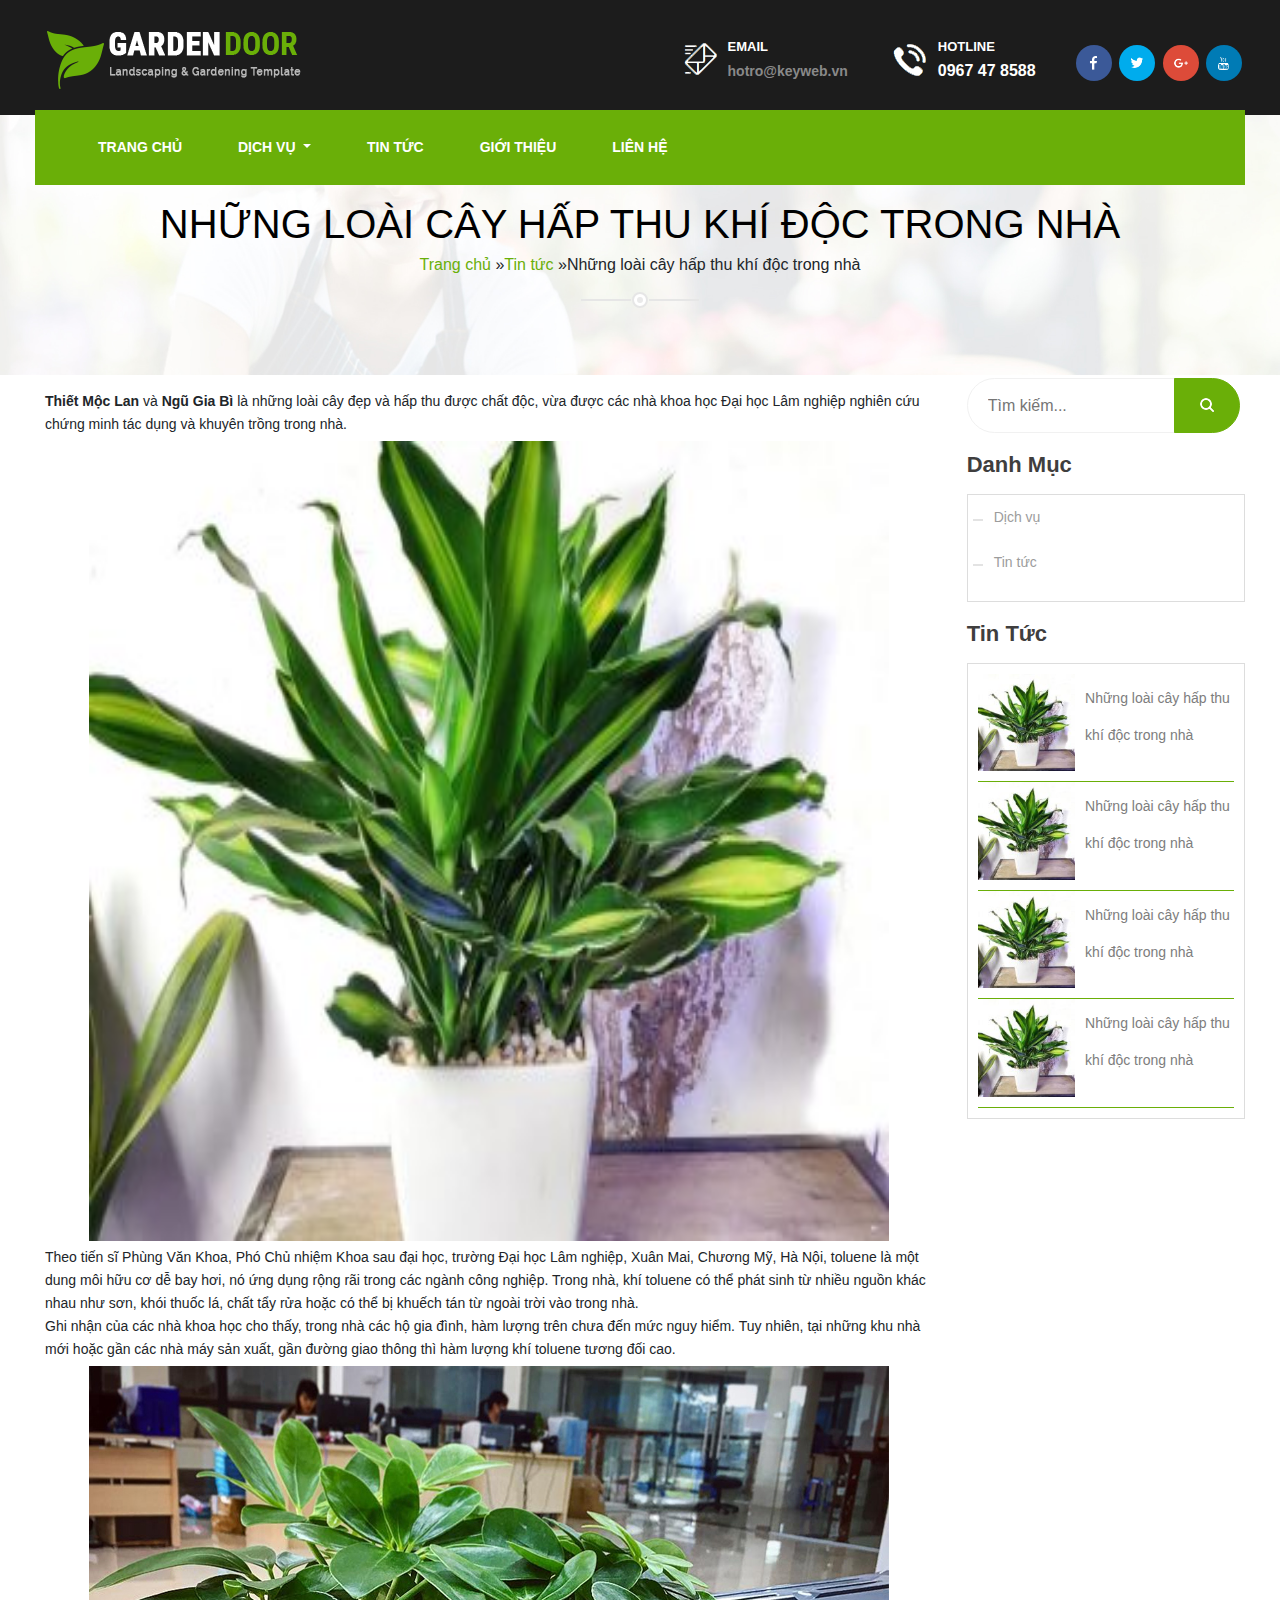
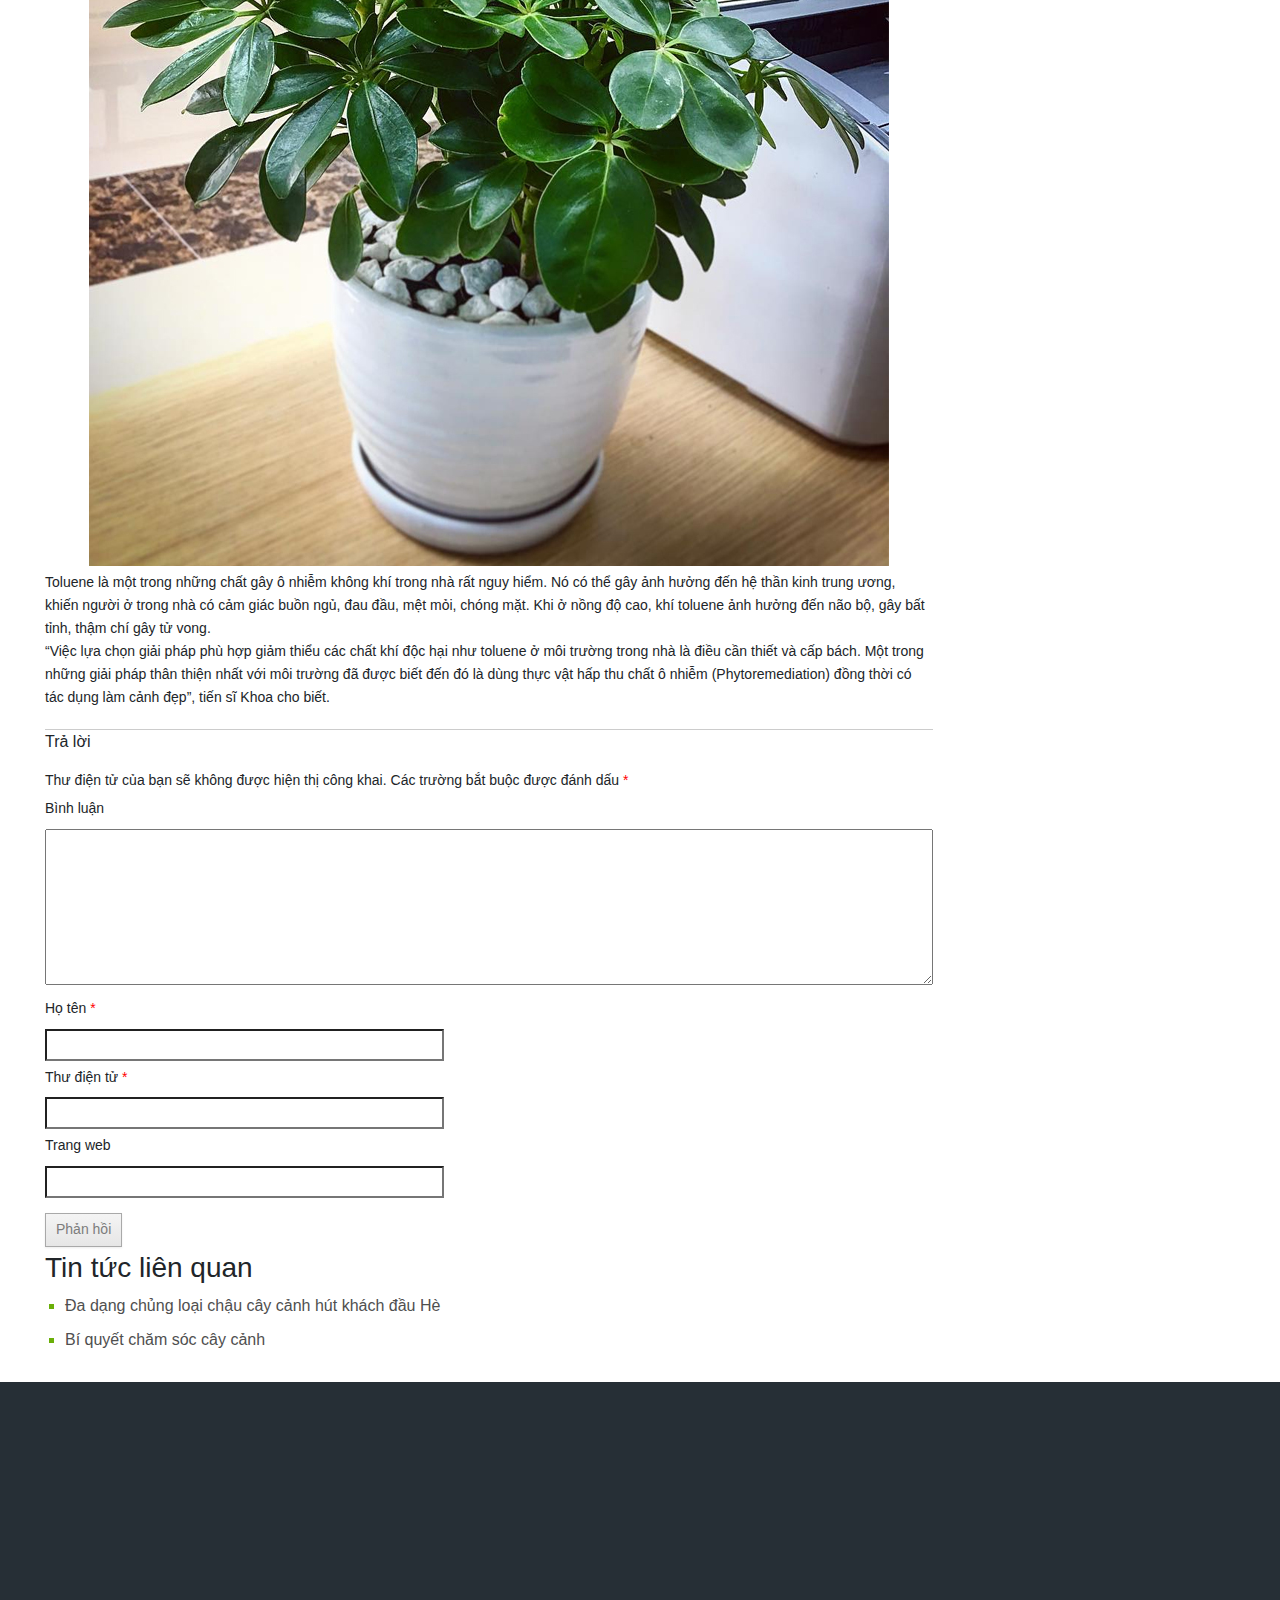
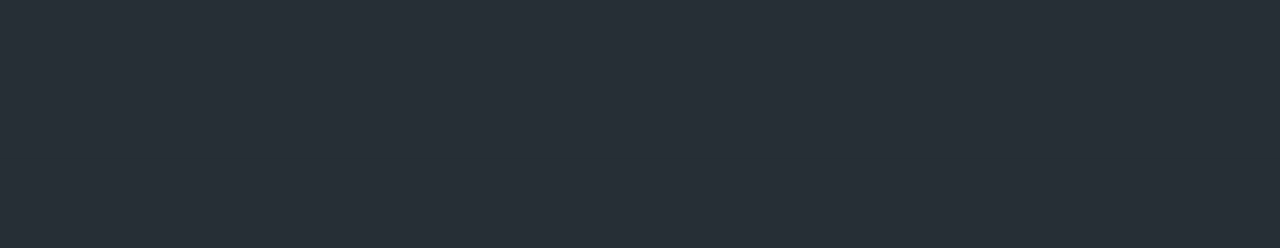
<file: tin-tuc-1.html>
<!DOCTYPE html>
<html lang="en">
<head>
    <meta charset="UTF-8">
    <meta http-equiv="X-UA-Compatible" content="IE=edge">
    <meta name="viewport" content="width=device-width, initial-scale=1.0">
    <link rel="stylesheet" href="accest/css/style.css">
    <link rel="stylesheet" href="accest/font/style-font.css">
    <link rel="stylesheet" href="https://maxcdn.bootstrapcdn.com/bootstrap/4.1.3/css/bootstrap.min.css">       
    <link href="https://use.fontawesome.com/releases/v5.0.4/css/all.css" rel="stylesheet">  
    <link rel="stylesheet" href="accest/css/slick.css">  
    <link rel="stylesheet" href="accest/css/animate.css">
    <link href="https://cdn.jsdelivr.net/npm/bootstrap@5.1.0/dist/css/bootstrap.min.css" rel="stylesheet" integrity="sha384-KyZXEAg3QhqLMpG8r+8fhAXLRk2vvoC2f3B09zVXn8CA5QIVfZOJ3BCsw2P0p/We" crossorigin="anonymous">
    <title>Document</title>
</head>
<body>
    <div class="wrapper">
        <div class="full-header">
            <div class="header-top">
                <div class="inner-header inner-container">
                    <div class="wrap-header">
                        <div class="logo-web wow zoomIn">
                            <div class="inner-logo-web">
                                <a href="#">
                                    <img src="accest/img/logo.png" alt="">
                                </a>
                            </div>
                        </div>
                        <div class="info-outer">
                            <div class="information-header">
                                <div id="information-header-left"  class="info-header wow fadeInDown" style="background: url(accest/img/iconmailheader.png) no-repeat scroll 0 center">
                                    <h3>Email</h3>
                                    <p>hotro@keyweb.vn</p>
                                </div>
                                <div id="information-header-right" class="info-header wow fadeInDown" style="background: url(accest/img/icondtheader.png) no-repeat scroll 0 center" >
                                    <h3>Hotline</h3>
                                    <p>0967 47 8588</p>
                                </div>
                            </div>
                            <div class="socialmedia wow fadeInDown">
                                <a href="#" title="Facebook of us">
                                    <img src="accest/img/iconfbgarden1.png" alt="">
                                </a>
                                <a href="#" title="Twitter of us">
                                    <img src="accest/img/icontwgarden1.png" alt="">
                                </a>
                                <a href="#" title="Google of us">
                                    <img src="accest/img/icongggarden1.png" alt="">
                                </a>
                                <a href="#" title="Youtube of us">
                                    <img src="accest/img/iconyougarden1.png" alt="">
                                </a>
                            </div>
                        </div>
                    </div>
                </div>
            </div>
        </div>
        <div class="full-menubar wow fadeInRight">
            <div class="inner-menubar inner-container">
                <nav id="menubar" class="navbar-expand-md navbar-light sticky-top">
                    <div class="container-fluid">
                        <button class="navbar-toggler" type="button" data-toggle="collapse" 
                            data-target="#navbarResponsive">
                            <span class="navbar-toggler-icon"></span>
                        </button>
                        <a href="#" class="menu-collapse">Main menu</a> 
                        <div class="collapse navbar-collapse navbar-inner" id="navbarResponsive">
                            <ul id="menu-primary" class="nav navbar-nav">
                                <li class="nav-item">
                                    <a class="nav-link active" href="index.html">Trang chủ</a>
                                </li>
                                <li class="nav-item dropdown">
                                    <a class="nav-link dropdown-toggle" href="dich-vu.html" id="navbarDropdown" role="button" data-toggle="dropdown" aria-haspopup="true" aria-expanded="false">
                                        Dịch vụ
                                    </a>
                                    <ul class="sub-menu dropdown-menu" aria-labelledby="navbarDropdown">
                                        <li class="#"><a class="dropdown-item" href="dich-vu-1.html">Cây cảnh bonsai</a></li>
                                        <li class="#"><a class="dropdown-item" href="dich-vu-1.html">Thiết kế sân vườn</a></li>
                                        <li class="#"><a class="dropdown-item" href="dich-vu-1.html">Chọn giống cây trồng</a></li>
                                        <li class="#"><a class="dropdown-item" href="dich-vu-1.html">Chăm sóc cây cảnh</a></li>
                                        <li class="#"><a class="dropdown-item" href="dich-vu-1.html">Cải tạo đất vườn</a></li>
                                    </ul>
                                </li>
                                <li class="nav-item">
                                    <a class="nav-link" href="tin-tuc.html">Tin tức</a>
                                </li>
                                <li class="nav-item">
                                    <a class="nav-link" href="gioi-thieu.html">Giới thiệu</a>
                                </li>
                                <li class="nav-item">
                                    <a class="nav-link" href="lien-he.html">Liên hệ</a>
                                </li>
                            </ul>
                        </div>
                    </div>
                </nav>
            </div>
        </div>
        <div id="full-container">
            <div class="full-top-title" style="background: url(accest/img/bg-top-page.jpg) no-repeat scroll center bottom / cover;">
                <div class="inner-container">
                    <div class="container_wrapper">
                        <h1 class="wow fadeInLeft">NHỮNG LOÀI CÂY HẤP THU KHÍ ĐỘC TRONG NHÀ</h1>
                        <ul class="breadcrumb wow fadeInRight" itemprop="breadcrumb"><li><a href="index.html">Trang chủ</a> » </li><li><a href="tin-tuc.html">Tin tức</a> » </li><li>Những loài cây hấp thu khí độc trong nhà</li></ul>
                        <span id="line-title"><span class="inner"></span></span>
                    </div>
                </div>
            </div>

            <div class="full-content-2">
                <div class="inner-content inner-container">
                    <div id="wrap-content" class="limit clearfix">
                        <div class="content-box">
                            <section class="content-box-1 padding-10">
                                <div id="primary" class="site-content">
                                    <div class="content" role="main">
                                        <div class="entry-content">
                                            <p><strong>Thiết Mộc Lan</strong> và <strong>Ngũ Gia Bì</strong> là những loài cây đẹp và hấp thu được chất độc, vừa được các nhà khoa học Đại học Lâm nghiệp nghiên cứu chứng minh tác dụng và khuyên trồng trong nhà.</p>
                                            <p><a href="accest/img/thietmoclan-1-360x270.jpg" data-rel="prettyPhoto"><img class="aligncenter size-full wp-image-432" src="accest/img/thietmoclan-1-360x270.jpg" alt="" width="800" height="800"></a></p>
                                            <p>Theo tiến sĩ Phùng Văn Khoa, Phó Chủ nhiệm Khoa sau đại học, trường Đại học Lâm nghiệp, Xuân Mai, Chương Mỹ, Hà Nội, toluene là một dung môi hữu cơ dễ bay hơi, nó ứng dụng rộng rãi trong các ngành công nghiệp. Trong nhà, khí toluene có thể phát sinh từ nhiều nguồn khác nhau như sơn, khói thuốc lá, chất tẩy rửa hoặc có thể bị khuếch tán từ ngoài trời vào trong nhà.<br>
                                            Ghi nhận của các nhà khoa học cho thấy, trong nhà các hộ gia đình, hàm lượng trên chưa đến mức nguy hiểm. Tuy nhiên, tại những khu nhà mới hoặc gần các nhà máy sản xuất, gần đường giao thông thì hàm lượng khí toluene tương đối cao.</p>
                                            <p><a href="accest/img/ngugiabi.jpg" data-rel="prettyPhoto"><img class="aligncenter size-full wp-image-431" src="accest/img/ngugiabi.jpg" alt="" width="800" height="800"></a></p>
                                            <p>Toluene là một trong những chất gây ô nhiễm không khí trong nhà rất nguy hiểm. Nó có thể gây ảnh hưởng đến hệ thần kinh trung ương, khiến người ở trong nhà có cảm giác buồn ngủ, đau đầu, mệt mỏi, chóng mặt. Khi ở nồng độ cao, khí toluene ảnh hưởng đến não bộ, gây bất tỉnh, thậm chí gây tử vong.<br>
                                            “Việc lựa chọn giải pháp phù hợp giảm thiểu các chất khí độc hại như toluene ở môi trường trong nhà là điều cần thiết và cấp bách. Một trong những giải pháp thân thiện nhất với môi trường đã được biết đến đó là dùng thực vật hấp thu chất ô nhiễm (Phytoremediation) đồng thời có tác dụng làm cảnh đẹp”, tiến sĩ Khoa cho biết.</p>
                                        </div>
                                        <div id="comments" class="comments-area">	
                                            <div id="respond" class="comment-respond">
                                            <h3 id="reply-title" class="comment-reply-title">Trả lời <small><a rel="nofollow" id="cancel-comment-reply-link" href="/nhung-loai-cay-hap-thu-khi-doc-trong-nha/#respond" style="display:none;">Hủy trả lời</a></small></h3><form action="http://theme63v45.demov5.keyweb.vn/wp-comments-post.php" method="post" id="commentform" class="comment-form"><p class="comment-notes"><span id="email-notes">Thư điện tử của bạn sẽ không được hiện thị công khai.</span> Các trường bắt buộc được đánh dấu <span class="required">*</span></p><p class="comment-form-comment"><label for="comment">Bình luận</label> <textarea id="comment" name="comment" cols="45" rows="8" maxlength="65525" required="required"></textarea></p><p class="comment-form-author"><label for="author">Họ tên <span class="required">*</span></label> <input id="author" name="author" type="text" value="" size="30" maxlength="245" required="required"></p>
                                            <p class="comment-form-email"><label for="email">Thư điện tử <span class="required">*</span></label> <input id="email" name="email" type="text" value="" size="30" maxlength="100" aria-describedby="email-notes" required="required"></p>
                                            <p class="comment-form-url"><label for="url">Trang web</label> <input id="url" name="url" type="text" value="" size="30" maxlength="200"></p>
                                            <p class="form-submit"><input name="submit" type="submit" id="submit" class="submit" value="Phản hồi"> <input type="hidden" name="comment_post_ID" value="346" id="comment_post_ID">
                                            <input type="hidden" name="comment_parent" id="comment_parent" value="0">
                                            </p></form>
                                        </div><!-- #respond -->          
                                        <div class="related-post">
                                            <h3>Tin tức liên quan</h3>
                                            <ul> 
                                                <li id="related-post-342">
                                                    <a href="http://theme63v45.demov5.keyweb.vn/da-dang-chung-loai-chau-cay-canh-hut-khach-dau/">Đa dạng chủng loại chậu cây cảnh hút khách đầu Hè</a>
                                                </li>
                                                <li id="related-post-339">
                                                    <a href="http://theme63v45.demov5.keyweb.vn/bi-quyet-cham-soc-cay-canh/">Bí quyết chăm sóc cây cảnh</a>
                                                </li>
                                            </ul> 
                                        </div>                             
                                    </div>
                                    </div>
                                </div>
                            </section>
                            <aside id="sibar-left" class="sidebar sidebar-right">
                                <div class="block-left search-wapper">
                                    <div class="block-content">
                                        <form action="#" class="searchform" id="searchform" method="get" role="search">
                                            <input type="text" id="s" name="s" value="" placeholder="Tìm kiếm..." class="btntext">
                                            <input type="submit" value="" id="searchsubmit">
                                        </form>
                                    </div>  
                                </div>
                                <div class="block-left category-wapper">
                                    <div class="heading_box">
                                        Danh mục
                                    </div>		
                                    <div class="block-content">
                                        <ul id="menu-left-bar" class="menu">
                                            <li id="menu-item-335" class="menu-item menu-item-type-taxonomy menu-item-object-category menu-item-335"><a href="dich-vu.html">Dịch vụ</a></li>
                                            <li id="menu-item-337" class="menu-item menu-item-type-taxonomy menu-item-object-category current-post-ancestor current-menu-parent current-post-parent menu-item-337"><a href="tin-tuc.html">Tin tức</a></li>
                                        </ul>          
                                    </div>
                                </div>
                                <div class="group-sidebar-content">
                                    <div class="block-left category-wapper clearfix">
                                        <div class="heading_box">
                                    		Tin tức				
                                        </div>
                                        <div class="block-content">
                                            <div class="post-new-sidebar">
                                                <div class="bai-viet-side-bar">
                                                    <a href="tin-tuc-1.html"><img src="accest/img/thietmoclan-1.jpg" alt="Những loài cây hấp thu khí độc trong nhà"></a>
                                                    <h2><a href="tin-tuc-1.html"> Những loài cây hấp thu khí độc trong nhà</a></h2> 						
                                                </div>
                                            </div>
                                            <div class="post-new-sidebar">
                                                <div class="bai-viet-side-bar">
                                                    <a href="tin-tuc-1.html"><img src="accest/img/thietmoclan-1.jpg" alt="Những loài cây hấp thu khí độc trong nhà"></a>
                                                    <h2><a href="tin-tuc-1.html"> Những loài cây hấp thu khí độc trong nhà</a></h2> 						
                                                </div>
                                            </div>
                                            <div class="post-new-sidebar">
                                                <div class="bai-viet-side-bar">
                                                    <a href="tin-tuc-1.html"><img src="accest/img/thietmoclan-1.jpg" alt="Những loài cây hấp thu khí độc trong nhà"></a>
                                                    <h2><a href="tin-tuc-1.html"> Những loài cây hấp thu khí độc trong nhà</a></h2> 						
                                                </div>
                                            </div>
                                            <div class="post-new-sidebar">
                                                <div class="bai-viet-side-bar">
                                                    <a href="tin-tuc-1.html"><img src="accest/img/thietmoclan-1.jpg" alt="Những loài cây hấp thu khí độc trong nhà"></a>
                                                    <h2><a href="tin-tuc-1.html"> Những loài cây hấp thu khí độc trong nhà</a></h2> 						
                                                </div>
                                            </div>
                                        </div>
                                    </div>
                                </div>
                            </aside>
                        </div>  
                    </div>
                </div>
            </div>


            <div class="full-footer-box">
                <div class="inner-footer-box inner-container">
                    <div id="footer-box" class="footer-box">
                        <div class="limit">
                            <div class="footer-box1 wow fadeInLeft">
                                <div id="logo-footer">
                                    <a href="#"><img src="accest/img/logo.png" alt=""></a>
                                </div>
                                <div class="footer-text">
                                    <p>Công ty chúng tôi tập hợp những đội ngũ nhân viên trẻ, năng động, nhiệt tình, chăm chỉ trong công việc. Không ngừng cố gắng để mang lại lợi ích cho công ty và cho khách hàng</p>
                                    <ul class="dia-chi-lien-he">
                                        <li style="background: url(accest/img/icondiadiemgarden.png) no-repeat 0 50%;">Số 9 - Duy Tân - Cầu Giấy - Hà Nội</li>
                                        <li style="background: url(accest/img/icondtgarden.png) no-repeat 0 50%;">24 6666 2016</li>
                                        <li style="background: url(accest/img/iconmailgarden.png) no-repeat 0 50%;">hotro@keyweb.com</li>
                                    </ul>
                                    <div id="mxh-footer">
                                            <a target="_blank" href="https://www.facebook.com/keywebvn" title="Facebook of us">
                                                <img src="accest/img/iconfbfooter.png" alt="Facebook"> 
                                            </a>
                                            <a target="_blank" href="#" title="Twitter of us">
                                                <img src="accest/img/icontwfooter.png" alt="Twitter">
                                            </a>			
                                            <a target="_blank" href="#" title="Google of us">
                                                <img src="accest/img/iconggfooter.png" alt="google">
                                            </a>
                                            <a target="_blank" href="#" title="Youtube of us">
                                                <img src="accest/img/iconyoufooter.png" alt="yutube">
                                            </a>
                                    </div>
                                </div>
                            </div>
                            <div class="footer-box2 wow fadeInRight footer-box-js">
                                <h3>Dịch vụ</h3>
                                <div class="footer-text footer-content-js">
                                    <ul id="dich-vu-footer">
                                        <ul id="menu-footer-menu-1" class="menu">
                                            <li><a href="dich-vu-1.html">Cây cảnh bonsai</a></li>
                                            <li><a href="dich-vu-1.html">Thiết kế sân vườn</a></li>
                                            <li><a href="dich-vu-1.html">Chọn giống cây trồng</a></li>
                                            <li><a href="dich-vu-1.html">Chăm sóc cây cảnh</a></li>
                                            <li><a href="dich-vu-1.html">Cải tạo đất vườn</a></li>
                                        </ul>
                                    </ul>							
                                </div>
                            </div>
                            <div class="footer-box3 wow fadeInRight footer-box-js">
                                <h3>Bài viết mới</h3>
                                <div class="footer-text footer-content-js">
                                    <ul id="tin-moi">                                   
                                        <li class="title-tin-moi">
                                            <h2><a href="tin-tuc-1.html"> - Những loài cây hấp thu khí độc trong nhà</a></h2><p>Tháng Năm 22, 2017</p>
                                        </li>						
                                        
                                        <li class="title-tin-moi">
                                            <h2><a href="tin-tuc-2.html"> - Đa dạng chủng loại chậu cây cảnh hút khách đầu Hè</a></h2><p>Tháng Năm 22, 2017</p>
                                        </li>						
                                        
                                        <li class="title-tin-moi">
                                            <h2><a href="tin-tuc-3.html"> - Bí quyết chăm sóc cây cảnh</a></h2><p>Tháng Năm 22, 2017</p>
                                        </li>						
                                    </ul>					
                                </div>
                            </div>
                        </div>
                    </div>
                </div>
            </div>
            <div class="full-footer">
                <div class="inner-footer inner-container">
                    <footer id="footer" class="footer">
                        <div class="footer-inner wow fadeInUp">
                            <p class="center copyright">Copyright © 2020 keyweb.vn - Công ty TNHH Keysky</p>
                            <p class="right">Thiết kế: <a href="https://keyweb.vn/">Keyweb.vn</a></p>
                        </div>
                    </footer>
                </div>
            </div>
            
        </div>
        
        <div id="bttop" title="Lên đầu trang" class="fa fa-chevron-up"></div>
    </div>




    <script src="https://ajax.googleapis.com/ajax/libs/jquery/3.3.1/jquery.min.js">
    </script>
    <script src="https://cdnjs.cloudflare.com/ajax/libs/popper.js/1.14.3/umd/popper.min.js">
    </script>
    <script src="accest/js/jquery-3.6.0.min.js"></script>   
    <script src="accest/js/slick.min.js"></script>
    <script src="https://maxcdn.bootstrapcdn.com/bootstrap/4.1.3/js/bootstrap.min.js"></script>
    <!-- JavaScript Bundle with Popper -->
    
    <script src="https://cdn.jsdelivr.net/npm/bootstrap@5.1.0/dist/js/bootstrap.bundle.min.js" integrity="sha384-U1DAWAznBHeqEIlVSCgzq+c9gqGAJn5c/t99JyeKa9xxaYpSvHU5awsuZVVFIhvj" crossorigin="anonymous"></script>
    <script src="accest/js/js.js"></script>
    <script src="accest/js/wow.js"></script>
    <script src="accest/js/wow.min.js"></script>
    <script defer="defer">
        waitJquery(function(){
            jQuery("a[data-rel^='prettyPhoto']").prettyPhoto({
                hook: 'data-rel',
                social_tools: false,
                theme: 'pp_woocommerce',
                horizontal_padding: 8,
                opacity: 0.8,
                deeplinking: false,
                show_title: false,
            });
        });
    </script>
    <script>
        new WOW().init();
    </script>
    
    <script defer="defer">
        if(jQuery(window).width()<=600) {
            jQuery('.footer-content-js').hide();
            
            setTimeout(function(){
                jQuery('.footer-box-js h3').on('click', function(){
                    if(jQuery(this).is('.active-sft')) {
                        jQuery(this).removeClass('active-sft').siblings('.footer-content-js').slideToggle(300);
                    }else {
                        jQuery(this).addClass('active-sft').siblings('.footer-content-js').slideToggle(300);
                    }
                });
            },1000);
        }
    </script>
    <script type="text/javascript">
        jQuery(function() {
            jQuery(window).scroll(function() {
                if (jQuery(this).scrollTop() != 0) {
                    jQuery('#bttop').fadeIn();
                } else {
                    jQuery('#bttop').fadeOut();
                }
            });
           jQuery('#bttop').click(function() {
                jQuery('body,html').animate({
                    scrollTop: 0
                }, 600);
            });
        });
        </script>
</body>
</html>
</file>
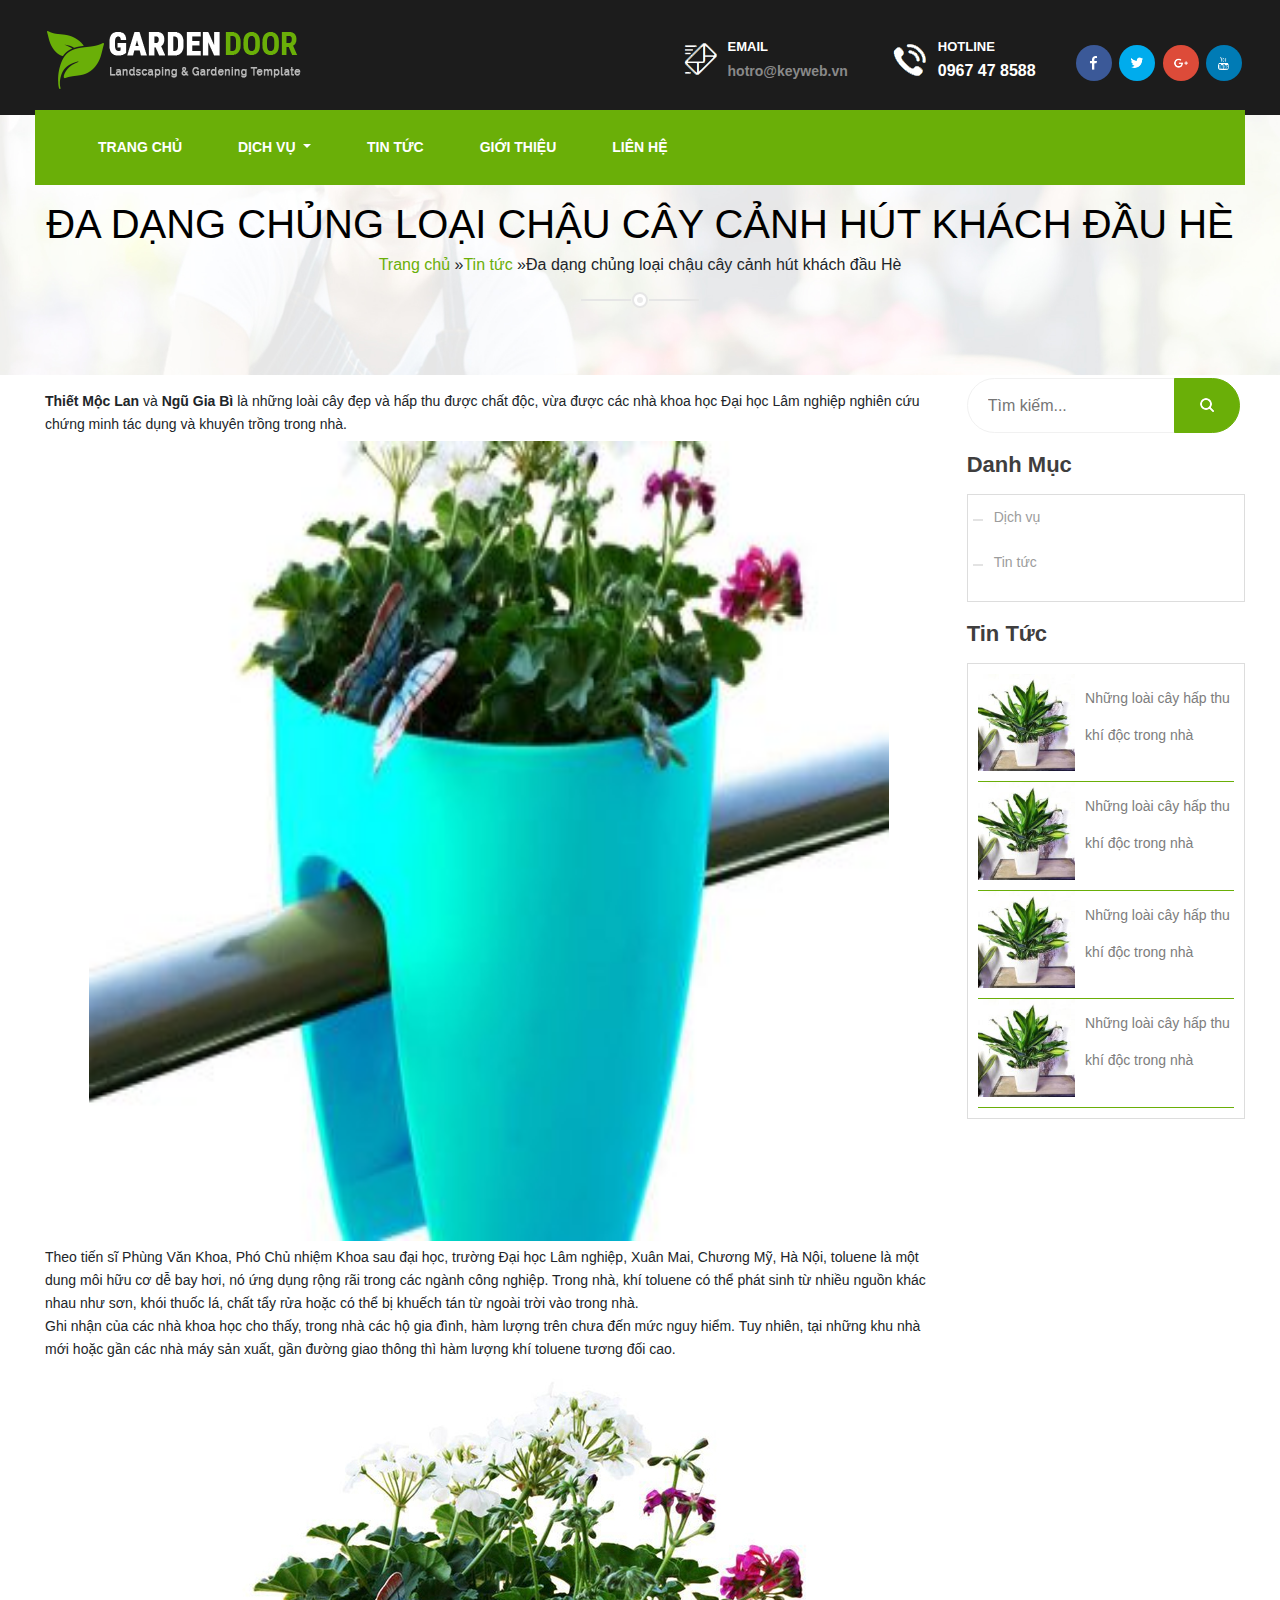
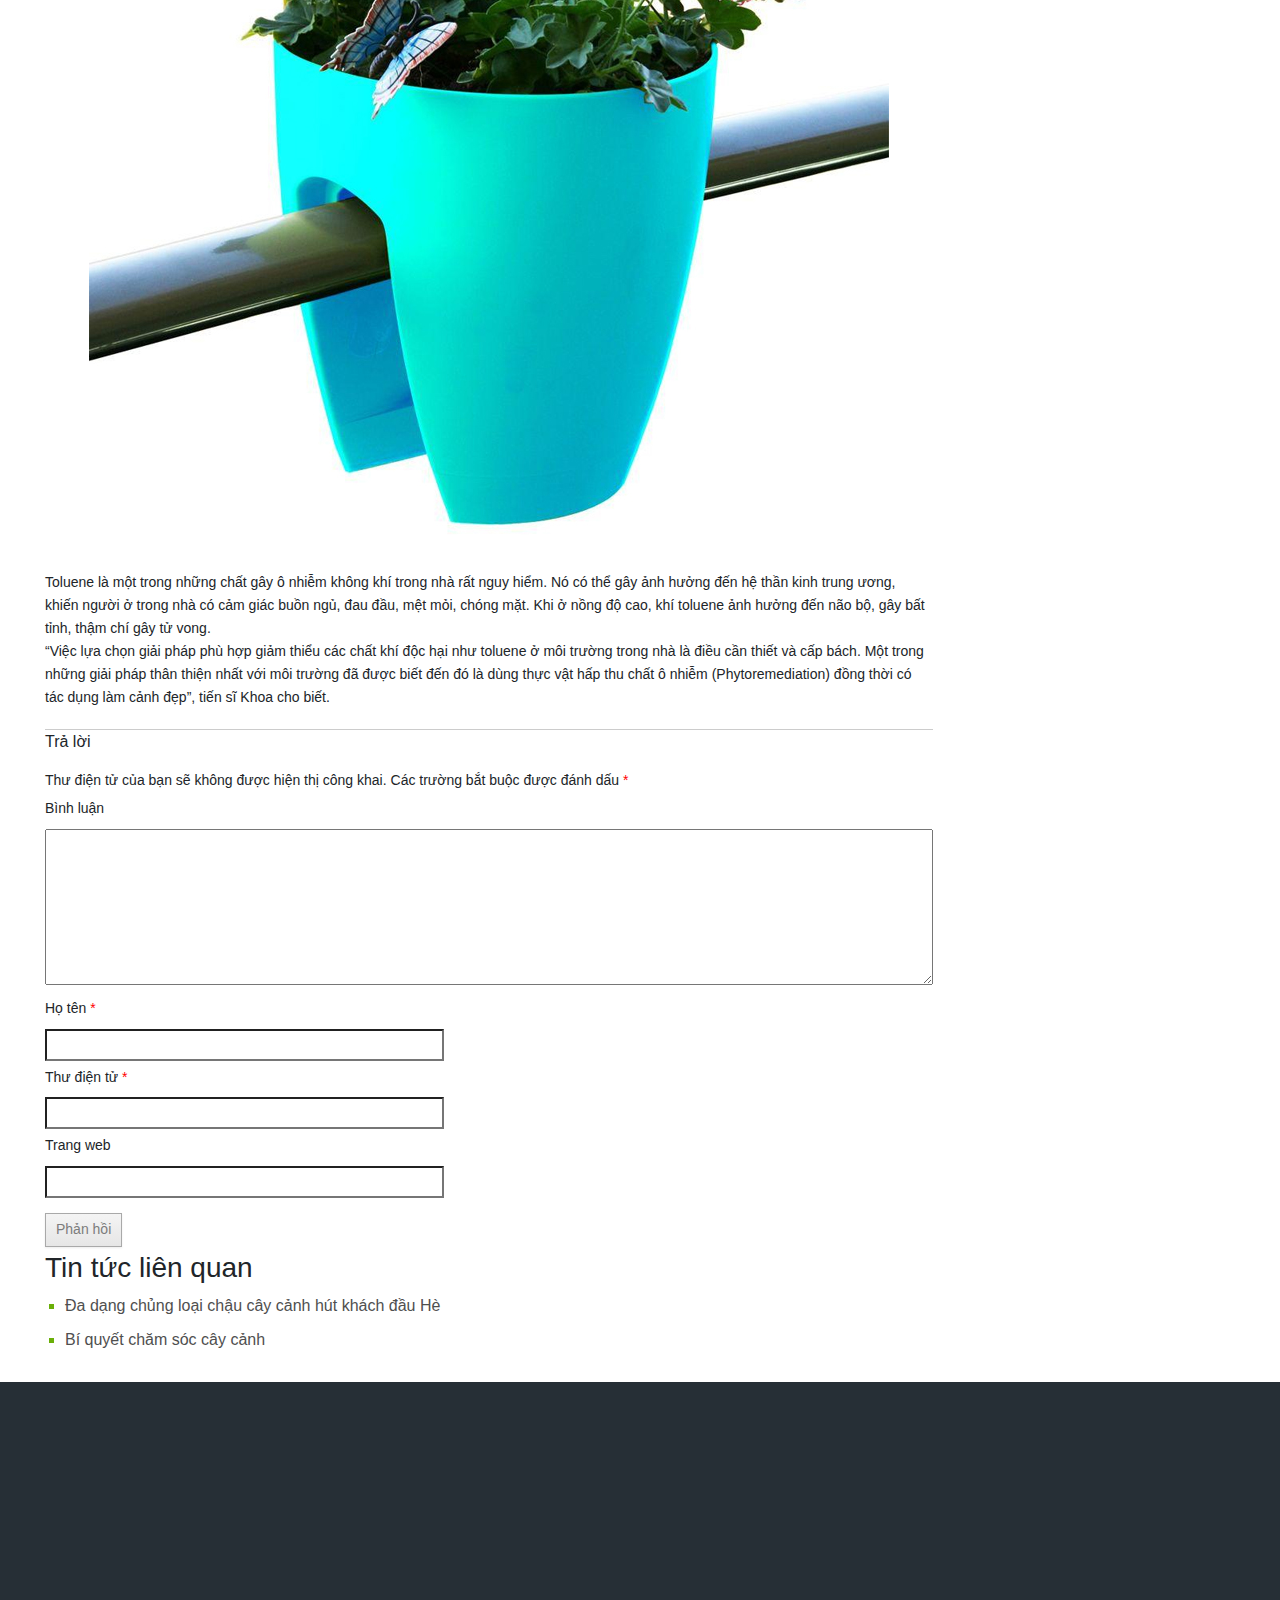
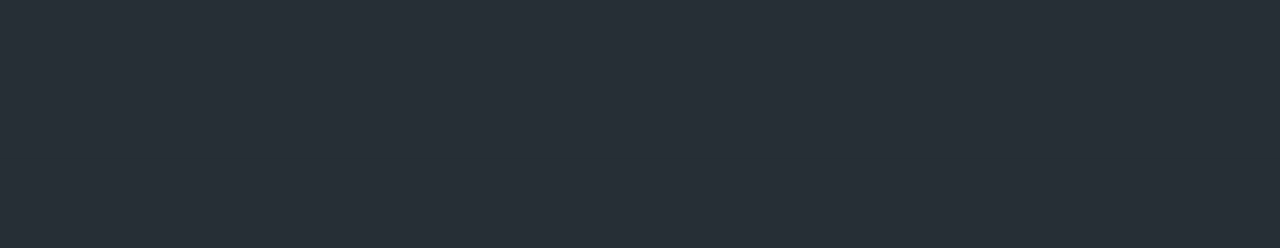
<file: tin-tuc-2.html>
<!DOCTYPE html>
<html lang="en">
<head>
    <meta charset="UTF-8">
    <meta http-equiv="X-UA-Compatible" content="IE=edge">
    <meta name="viewport" content="width=device-width, initial-scale=1.0">
    <link rel="stylesheet" href="accest/css/style.css">
    <link rel="stylesheet" href="accest/font/style-font.css">
    <link rel="stylesheet" href="https://maxcdn.bootstrapcdn.com/bootstrap/4.1.3/css/bootstrap.min.css">       
    <link href="https://use.fontawesome.com/releases/v5.0.4/css/all.css" rel="stylesheet">  
    <link rel="stylesheet" href="accest/css/slick.css">  
    <link rel="stylesheet" href="accest/css/animate.css">
    <link href="https://cdn.jsdelivr.net/npm/bootstrap@5.1.0/dist/css/bootstrap.min.css" rel="stylesheet" integrity="sha384-KyZXEAg3QhqLMpG8r+8fhAXLRk2vvoC2f3B09zVXn8CA5QIVfZOJ3BCsw2P0p/We" crossorigin="anonymous">
    <title>Document</title>
</head>
<body>
    <div class="wrapper">
        <div class="full-header">
            <div class="header-top">
                <div class="inner-header inner-container">
                    <div class="wrap-header">
                        <div class="logo-web wow zoomIn">
                            <div class="inner-logo-web">
                                <a href="#">
                                    <img src="accest/img/logo.png" alt="">
                                </a>
                            </div>
                        </div>
                        <div class="info-outer">
                            <div class="information-header">
                                <div id="information-header-left"  class="info-header wow fadeInDown" style="background: url(accest/img/iconmailheader.png) no-repeat scroll 0 center">
                                    <h3>Email</h3>
                                    <p>hotro@keyweb.vn</p>
                                </div>
                                <div id="information-header-right" class="info-header wow fadeInDown" style="background: url(accest/img/icondtheader.png) no-repeat scroll 0 center" >
                                    <h3>Hotline</h3>
                                    <p>0967 47 8588</p>
                                </div>
                            </div>
                            <div class="socialmedia wow fadeInDown">
                                <a href="#" title="Facebook of us">
                                    <img src="accest/img/iconfbgarden1.png" alt="">
                                </a>
                                <a href="#" title="Twitter of us">
                                    <img src="accest/img/icontwgarden1.png" alt="">
                                </a>
                                <a href="#" title="Google of us">
                                    <img src="accest/img/icongggarden1.png" alt="">
                                </a>
                                <a href="#" title="Youtube of us">
                                    <img src="accest/img/iconyougarden1.png" alt="">
                                </a>
                            </div>
                        </div>
                    </div>
                </div>
            </div>
        </div>
        <div class="full-menubar wow fadeInRight">
            <div class="inner-menubar inner-container">
                <nav id="menubar" class="navbar-expand-md navbar-light sticky-top">
                    <div class="container-fluid">
                        <button class="navbar-toggler" type="button" data-toggle="collapse" 
                            data-target="#navbarResponsive">
                            <span class="navbar-toggler-icon"></span>
                        </button>
                        <a href="#" class="menu-collapse">Main menu</a> 
                        <div class="collapse navbar-collapse navbar-inner" id="navbarResponsive">
                            <ul id="menu-primary" class="nav navbar-nav">
                                <li class="nav-item">
                                    <a class="nav-link active" href="index.html">Trang chủ</a>
                                </li>
                                <li class="nav-item dropdown">
                                    <a class="nav-link dropdown-toggle" href="dich-vu.html" id="navbarDropdown" role="button" data-toggle="dropdown" aria-haspopup="true" aria-expanded="false">
                                        Dịch vụ
                                    </a>
                                    <ul class="sub-menu dropdown-menu" aria-labelledby="navbarDropdown">
                                        <li class="#"><a class="dropdown-item" href="dich-vu-1.html">Cây cảnh bonsai</a></li>
                                        <li class="#"><a class="dropdown-item" href="dich-vu-1.html">Thiết kế sân vườn</a></li>
                                        <li class="#"><a class="dropdown-item" href="dich-vu-1.html">Chọn giống cây trồng</a></li>
                                        <li class="#"><a class="dropdown-item" href="dich-vu-1.html">Chăm sóc cây cảnh</a></li>
                                        <li class="#"><a class="dropdown-item" href="dich-vu-1.html">Cải tạo đất vườn</a></li>
                                    </ul>
                                </li>
                                <li class="nav-item">
                                    <a class="nav-link" href="tin-tuc.html">Tin tức</a>
                                </li>
                                <li class="nav-item">
                                    <a class="nav-link" href="gioi-thieu.html">Giới thiệu</a>
                                </li>
                                <li class="nav-item">
                                    <a class="nav-link" href="lien-he.html">Liên hệ</a>
                                </li>
                            </ul>
                        </div>
                    </div>
                </nav>
            </div>
        </div>
        <div id="full-container">
            <div class="full-top-title" style="background: url(accest/img/bg-top-page.jpg) no-repeat scroll center bottom / cover;">
                <div class="inner-container">
                    <div class="container_wrapper">
                        <h1 class="wow fadeInLeft">ĐA DẠNG CHỦNG LOẠI CHẬU CÂY CẢNH HÚT KHÁCH ĐẦU HÈ</h1>
                        <ul class="breadcrumb wow fadeInRight" itemprop="breadcrumb"><li><a href="index.html">Trang chủ</a> » </li><li><a href="tin-tuc.html">Tin tức</a> » </li><li>Đa dạng chủng loại chậu cây cảnh hút khách đầu Hè</li></ul>
                        <span id="line-title"><span class="inner"></span></span>
                    </div>
                </div>
            </div>

            <div class="full-content-2">
                <div class="inner-content inner-container">
                    <div id="wrap-content" class="limit clearfix">
                        <div class="content-box">
                            <section class="content-box-1 padding-10">
                                <div id="primary" class="site-content">
                                    <div class="content" role="main">
                                        <div class="entry-content">
                                            <p><strong>Thiết Mộc Lan</strong> và <strong>Ngũ Gia Bì</strong> là những loài cây đẹp và hấp thu được chất độc, vừa được các nhà khoa học Đại học Lâm nghiệp nghiên cứu chứng minh tác dụng và khuyên trồng trong nhà.</p>
                                            <p><a href="accest/img/thietmoclan-1-360x270.jpg" data-rel="prettyPhoto"><img class="aligncenter size-full wp-image-432" src="accest/img/greenbo.jpg" alt="" width="800" height="800"></a></p>
                                            <p>Theo tiến sĩ Phùng Văn Khoa, Phó Chủ nhiệm Khoa sau đại học, trường Đại học Lâm nghiệp, Xuân Mai, Chương Mỹ, Hà Nội, toluene là một dung môi hữu cơ dễ bay hơi, nó ứng dụng rộng rãi trong các ngành công nghiệp. Trong nhà, khí toluene có thể phát sinh từ nhiều nguồn khác nhau như sơn, khói thuốc lá, chất tẩy rửa hoặc có thể bị khuếch tán từ ngoài trời vào trong nhà.<br>
                                            Ghi nhận của các nhà khoa học cho thấy, trong nhà các hộ gia đình, hàm lượng trên chưa đến mức nguy hiểm. Tuy nhiên, tại những khu nhà mới hoặc gần các nhà máy sản xuất, gần đường giao thông thì hàm lượng khí toluene tương đối cao.</p>
                                            <p><a href="accest/img/ngugiabi.jpg" data-rel="prettyPhoto"><img class="aligncenter size-full wp-image-431" src="accest/img/greenbo (1).jpg" alt="" width="800" height="800"></a></p>
                                            <p>Toluene là một trong những chất gây ô nhiễm không khí trong nhà rất nguy hiểm. Nó có thể gây ảnh hưởng đến hệ thần kinh trung ương, khiến người ở trong nhà có cảm giác buồn ngủ, đau đầu, mệt mỏi, chóng mặt. Khi ở nồng độ cao, khí toluene ảnh hưởng đến não bộ, gây bất tỉnh, thậm chí gây tử vong.<br>
                                            “Việc lựa chọn giải pháp phù hợp giảm thiểu các chất khí độc hại như toluene ở môi trường trong nhà là điều cần thiết và cấp bách. Một trong những giải pháp thân thiện nhất với môi trường đã được biết đến đó là dùng thực vật hấp thu chất ô nhiễm (Phytoremediation) đồng thời có tác dụng làm cảnh đẹp”, tiến sĩ Khoa cho biết.</p>
                                        </div>
                                        <div id="comments" class="comments-area">	
                                            <div id="respond" class="comment-respond">
                                            <h3 id="reply-title" class="comment-reply-title">Trả lời <small><a rel="nofollow" id="cancel-comment-reply-link" href="/nhung-loai-cay-hap-thu-khi-doc-trong-nha/#respond" style="display:none;">Hủy trả lời</a></small></h3><form action="http://theme63v45.demov5.keyweb.vn/wp-comments-post.php" method="post" id="commentform" class="comment-form"><p class="comment-notes"><span id="email-notes">Thư điện tử của bạn sẽ không được hiện thị công khai.</span> Các trường bắt buộc được đánh dấu <span class="required">*</span></p><p class="comment-form-comment"><label for="comment">Bình luận</label> <textarea id="comment" name="comment" cols="45" rows="8" maxlength="65525" required="required"></textarea></p><p class="comment-form-author"><label for="author">Họ tên <span class="required">*</span></label> <input id="author" name="author" type="text" value="" size="30" maxlength="245" required="required"></p>
                                            <p class="comment-form-email"><label for="email">Thư điện tử <span class="required">*</span></label> <input id="email" name="email" type="text" value="" size="30" maxlength="100" aria-describedby="email-notes" required="required"></p>
                                            <p class="comment-form-url"><label for="url">Trang web</label> <input id="url" name="url" type="text" value="" size="30" maxlength="200"></p>
                                            <p class="form-submit"><input name="submit" type="submit" id="submit" class="submit" value="Phản hồi"> <input type="hidden" name="comment_post_ID" value="346" id="comment_post_ID">
                                            <input type="hidden" name="comment_parent" id="comment_parent" value="0">
                                            </p></form>
                                        </div><!-- #respond -->          
                                        <div class="related-post">
                                            <h3>Tin tức liên quan</h3>
                                            <ul> 
                                                <li id="related-post-342">
                                                    <a href="http://theme63v45.demov5.keyweb.vn/da-dang-chung-loai-chau-cay-canh-hut-khach-dau/">Đa dạng chủng loại chậu cây cảnh hút khách đầu Hè</a>
                                                </li>
                                                <li id="related-post-339">
                                                    <a href="http://theme63v45.demov5.keyweb.vn/bi-quyet-cham-soc-cay-canh/">Bí quyết chăm sóc cây cảnh</a>
                                                </li>
                                            </ul> 
                                        </div>                             
                                    </div>
                                    </div>
                                </div>
                            </section>
                            <aside id="sibar-left" class="sidebar sidebar-right">
                                <div class="block-left search-wapper">
                                    <div class="block-content">
                                        <form action="#" class="searchform" id="searchform" method="get" role="search">
                                            <input type="text" id="s" name="s" value="" placeholder="Tìm kiếm..." class="btntext">
                                            <input type="submit" value="" id="searchsubmit">
                                        </form>
                                    </div>  
                                </div>
                                <div class="block-left category-wapper">
                                    <div class="heading_box">
                                        Danh mục
                                    </div>		
                                    <div class="block-content">
                                        <ul id="menu-left-bar" class="menu">
                                            <li id="menu-item-335" class="menu-item menu-item-type-taxonomy menu-item-object-category menu-item-335"><a href="dich-vu.html">Dịch vụ</a></li>
                                            <li id="menu-item-337" class="menu-item menu-item-type-taxonomy menu-item-object-category current-post-ancestor current-menu-parent current-post-parent menu-item-337"><a href="tin-tuc.html">Tin tức</a></li>
                                        </ul>          
                                    </div>
                                </div>
                                <div class="group-sidebar-content">
                                    <div class="block-left category-wapper clearfix">
                                        <div class="heading_box">
                                    		Tin tức				
                                        </div>
                                        <div class="block-content">
                                            <div class="post-new-sidebar">
                                                <div class="bai-viet-side-bar">
                                                    <a href="tin-tuc-1.html"><img src="accest/img/thietmoclan-1.jpg" alt="Những loài cây hấp thu khí độc trong nhà"></a>
                                                    <h2><a href="tin-tuc-1.html"> Những loài cây hấp thu khí độc trong nhà</a></h2> 						
                                                </div>
                                            </div>
                                            <div class="post-new-sidebar">
                                                <div class="bai-viet-side-bar">
                                                    <a href="tin-tuc-1.html"><img src="accest/img/thietmoclan-1.jpg" alt="Những loài cây hấp thu khí độc trong nhà"></a>
                                                    <h2><a href="tin-tuc-1.html"> Những loài cây hấp thu khí độc trong nhà</a></h2> 						
                                                </div>
                                            </div>
                                            <div class="post-new-sidebar">
                                                <div class="bai-viet-side-bar">
                                                    <a href="tin-tuc-1.html"><img src="accest/img/thietmoclan-1.jpg" alt="Những loài cây hấp thu khí độc trong nhà"></a>
                                                    <h2><a href="tin-tuc-1.html"> Những loài cây hấp thu khí độc trong nhà</a></h2> 						
                                                </div>
                                            </div>
                                            <div class="post-new-sidebar">
                                                <div class="bai-viet-side-bar">
                                                    <a href="tin-tuc-1.html"><img src="accest/img/thietmoclan-1.jpg" alt="Những loài cây hấp thu khí độc trong nhà"></a>
                                                    <h2><a href="tin-tuc-1.html"> Những loài cây hấp thu khí độc trong nhà</a></h2> 						
                                                </div>
                                            </div>
                                        </div>
                                    </div>
                                </div>
                            </aside>
                        </div>  
                    </div>
                </div>
            </div>


            <div class="full-footer-box">
                <div class="inner-footer-box inner-container">
                    <div id="footer-box" class="footer-box">
                        <div class="limit">
                            <div class="footer-box1 wow fadeInLeft">
                                <div id="logo-footer">
                                    <a href="#"><img src="accest/img/logo.png" alt=""></a>
                                </div>
                                <div class="footer-text">
                                    <p>Công ty chúng tôi tập hợp những đội ngũ nhân viên trẻ, năng động, nhiệt tình, chăm chỉ trong công việc. Không ngừng cố gắng để mang lại lợi ích cho công ty và cho khách hàng</p>
                                    <ul class="dia-chi-lien-he">
                                        <li style="background: url(accest/img/icondiadiemgarden.png) no-repeat 0 50%;">Số 9 - Duy Tân - Cầu Giấy - Hà Nội</li>
                                        <li style="background: url(accest/img/icondtgarden.png) no-repeat 0 50%;">24 6666 2016</li>
                                        <li style="background: url(accest/img/iconmailgarden.png) no-repeat 0 50%;">hotro@keyweb.com</li>
                                    </ul>
                                    <div id="mxh-footer">
                                            <a target="_blank" href="https://www.facebook.com/keywebvn" title="Facebook of us">
                                                <img src="accest/img/iconfbfooter.png" alt="Facebook"> 
                                            </a>
                                            <a target="_blank" href="#" title="Twitter of us">
                                                <img src="accest/img/icontwfooter.png" alt="Twitter">
                                            </a>			
                                            <a target="_blank" href="#" title="Google of us">
                                                <img src="accest/img/iconggfooter.png" alt="google">
                                            </a>
                                            <a target="_blank" href="#" title="Youtube of us">
                                                <img src="accest/img/iconyoufooter.png" alt="yutube">
                                            </a>
                                    </div>
                                </div>
                            </div>
                            <div class="footer-box2 wow fadeInRight footer-box-js">
                                <h3>Dịch vụ</h3>
                                <div class="footer-text footer-content-js">
                                    <ul id="dich-vu-footer">
                                        <ul id="menu-footer-menu-1" class="menu">
                                            <li><a href="dich-vu-1.html">Cây cảnh bonsai</a></li>
                                            <li><a href="dich-vu-1.html">Thiết kế sân vườn</a></li>
                                            <li><a href="dich-vu-1.html">Chọn giống cây trồng</a></li>
                                            <li><a href="dich-vu-1.html">Chăm sóc cây cảnh</a></li>
                                            <li><a href="dich-vu-1.html">Cải tạo đất vườn</a></li>
                                        </ul>
                                    </ul>							
                                </div>
                            </div>
                            <div class="footer-box3 wow fadeInRight footer-box-js">
                                <h3>Bài viết mới</h3>
                                <div class="footer-text footer-content-js">
                                    <ul id="tin-moi">                                   
                                        <li class="title-tin-moi">
                                            <h2><a href="tin-tuc-1.html"> - Những loài cây hấp thu khí độc trong nhà</a></h2><p>Tháng Năm 22, 2017</p>
                                        </li>						
                                        
                                        <li class="title-tin-moi">
                                            <h2><a href="tin-tuc-2.html"> - Đa dạng chủng loại chậu cây cảnh hút khách đầu Hè</a></h2><p>Tháng Năm 22, 2017</p>
                                        </li>						
                                        
                                        <li class="title-tin-moi">
                                            <h2><a href="tin-tuc-3.html"> - Bí quyết chăm sóc cây cảnh</a></h2><p>Tháng Năm 22, 2017</p>
                                        </li>						
                                    </ul>					
                                </div>
                            </div>
                        </div>
                    </div>
                </div>
            </div>
            <div class="full-footer">
                <div class="inner-footer inner-container">
                    <footer id="footer" class="footer">
                        <div class="footer-inner wow fadeInUp">
                            <p class="center copyright">Copyright © 2020 keyweb.vn - Công ty TNHH Keysky</p>
                            <p class="right">Thiết kế: <a href="https://keyweb.vn/">Keyweb.vn</a></p>
                        </div>
                    </footer>
                </div>
            </div>
            
        </div>
        
        <div id="bttop" title="Lên đầu trang" class="fa fa-chevron-up"></div>
    </div>




    <script src="https://ajax.googleapis.com/ajax/libs/jquery/3.3.1/jquery.min.js">
    </script>
    <script src="https://cdnjs.cloudflare.com/ajax/libs/popper.js/1.14.3/umd/popper.min.js">
    </script>
    <script src="accest/js/jquery-3.6.0.min.js"></script>   
    <script src="accest/js/slick.min.js"></script>
    <script src="https://maxcdn.bootstrapcdn.com/bootstrap/4.1.3/js/bootstrap.min.js"></script>
    <!-- JavaScript Bundle with Popper -->
    
    <script src="https://cdn.jsdelivr.net/npm/bootstrap@5.1.0/dist/js/bootstrap.bundle.min.js" integrity="sha384-U1DAWAznBHeqEIlVSCgzq+c9gqGAJn5c/t99JyeKa9xxaYpSvHU5awsuZVVFIhvj" crossorigin="anonymous"></script>
    <script src="accest/js/js.js"></script>
    <script src="accest/js/wow.js"></script>
    <script src="accest/js/wow.min.js"></script>
    <script defer="defer">
        waitJquery(function(){
            jQuery("a[data-rel^='prettyPhoto']").prettyPhoto({
                hook: 'data-rel',
                social_tools: false,
                theme: 'pp_woocommerce',
                horizontal_padding: 8,
                opacity: 0.8,
                deeplinking: false,
                show_title: false,
            });
        });
    </script>
    <script>
        new WOW().init();
    </script>
    
    <script defer="defer">
        if(jQuery(window).width()<=600) {
            jQuery('.footer-content-js').hide();
            
            setTimeout(function(){
                jQuery('.footer-box-js h3').on('click', function(){
                    if(jQuery(this).is('.active-sft')) {
                        jQuery(this).removeClass('active-sft').siblings('.footer-content-js').slideToggle(300);
                    }else {
                        jQuery(this).addClass('active-sft').siblings('.footer-content-js').slideToggle(300);
                    }
                });
            },1000);
        }
    </script>
    <script type="text/javascript">
        jQuery(function() {
            jQuery(window).scroll(function() {
                if (jQuery(this).scrollTop() != 0) {
                    jQuery('#bttop').fadeIn();
                } else {
                    jQuery('#bttop').fadeOut();
                }
            });
           jQuery('#bttop').click(function() {
                jQuery('body,html').animate({
                    scrollTop: 0
                }, 600);
            });
        });
        </script>
</body>
</html>
</file>
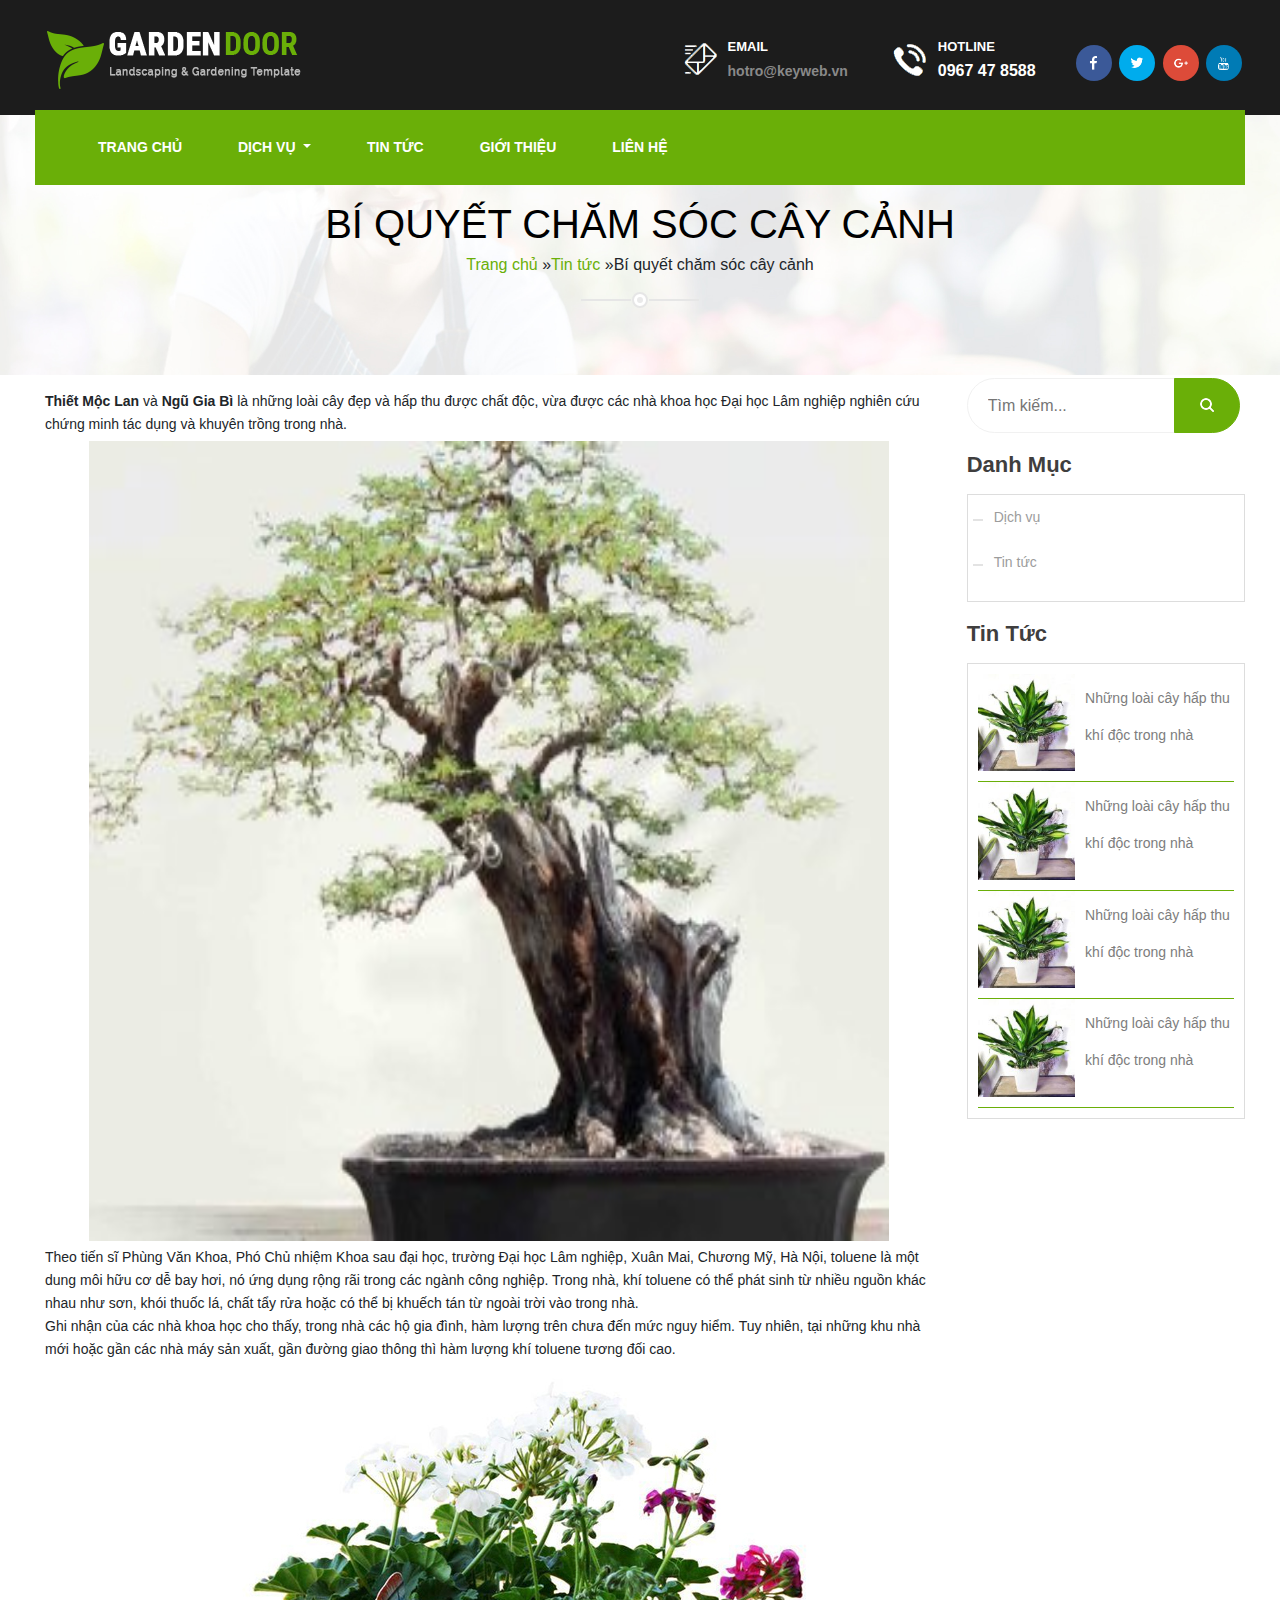
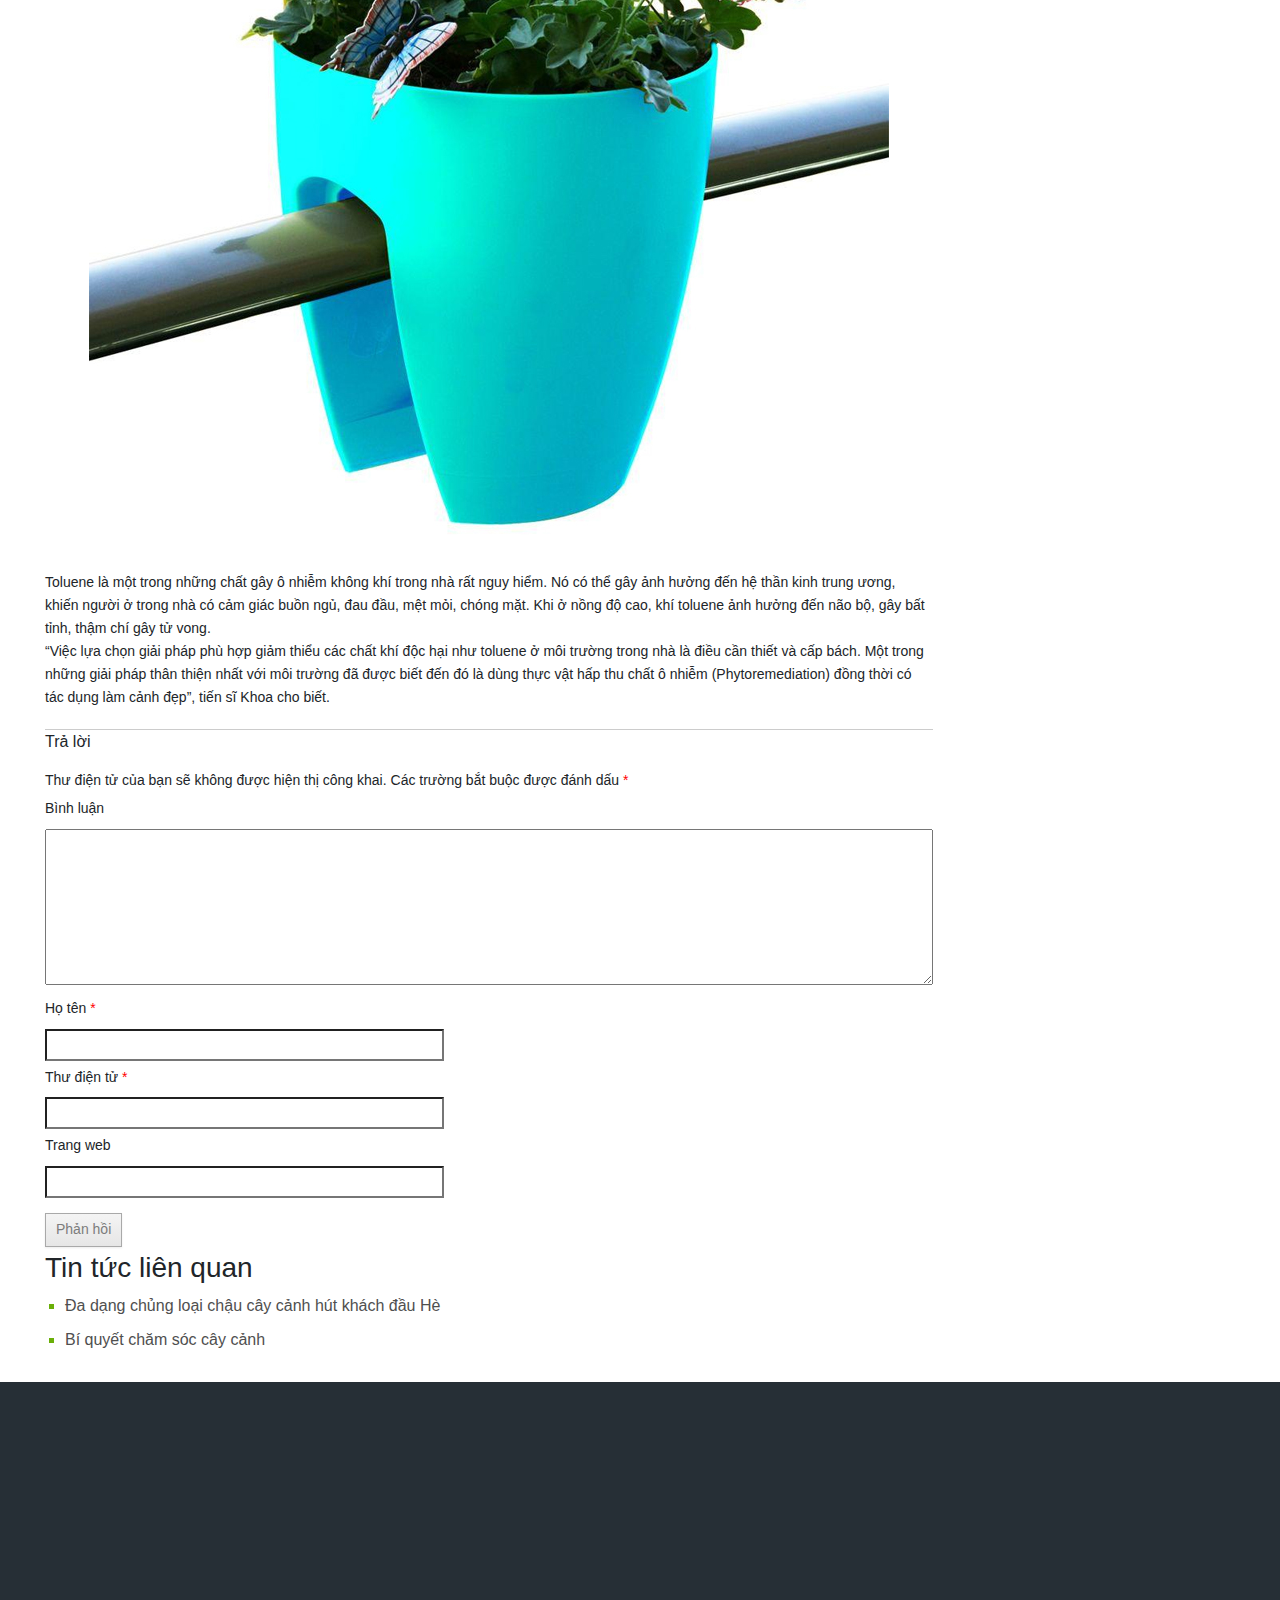
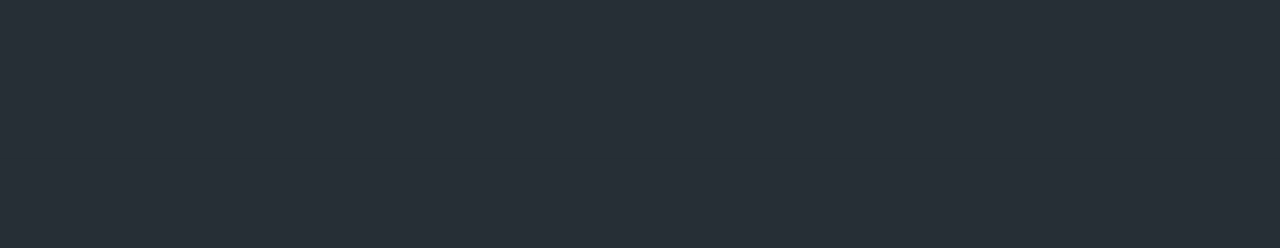
<file: tin-tuc-3.html>
<!DOCTYPE html>
<html lang="en">
<head>
    <meta charset="UTF-8">
    <meta http-equiv="X-UA-Compatible" content="IE=edge">
    <meta name="viewport" content="width=device-width, initial-scale=1.0">
    <link rel="stylesheet" href="accest/css/style.css">
    <link rel="stylesheet" href="accest/font/style-font.css">
    <link rel="stylesheet" href="https://maxcdn.bootstrapcdn.com/bootstrap/4.1.3/css/bootstrap.min.css">       
    <link href="https://use.fontawesome.com/releases/v5.0.4/css/all.css" rel="stylesheet">  
    <link rel="stylesheet" href="accest/css/slick.css">  
    <link rel="stylesheet" href="accest/css/animate.css">
    <link href="https://cdn.jsdelivr.net/npm/bootstrap@5.1.0/dist/css/bootstrap.min.css" rel="stylesheet" integrity="sha384-KyZXEAg3QhqLMpG8r+8fhAXLRk2vvoC2f3B09zVXn8CA5QIVfZOJ3BCsw2P0p/We" crossorigin="anonymous">
    <title>Document</title>
</head>
<body>
    <div class="wrapper">
        <div class="full-header">
            <div class="header-top">
                <div class="inner-header inner-container">
                    <div class="wrap-header">
                        <div class="logo-web wow zoomIn">
                            <div class="inner-logo-web">
                                <a href="#">
                                    <img src="accest/img/logo.png" alt="">
                                </a>
                            </div>
                        </div>
                        <div class="info-outer">
                            <div class="information-header">
                                <div id="information-header-left"  class="info-header wow fadeInDown" style="background: url(accest/img/iconmailheader.png) no-repeat scroll 0 center">
                                    <h3>Email</h3>
                                    <p>hotro@keyweb.vn</p>
                                </div>
                                <div id="information-header-right" class="info-header wow fadeInDown" style="background: url(accest/img/icondtheader.png) no-repeat scroll 0 center" >
                                    <h3>Hotline</h3>
                                    <p>0967 47 8588</p>
                                </div>
                            </div>
                            <div class="socialmedia wow fadeInDown">
                                <a href="#" title="Facebook of us">
                                    <img src="accest/img/iconfbgarden1.png" alt="">
                                </a>
                                <a href="#" title="Twitter of us">
                                    <img src="accest/img/icontwgarden1.png" alt="">
                                </a>
                                <a href="#" title="Google of us">
                                    <img src="accest/img/icongggarden1.png" alt="">
                                </a>
                                <a href="#" title="Youtube of us">
                                    <img src="accest/img/iconyougarden1.png" alt="">
                                </a>
                            </div>
                        </div>
                    </div>
                </div>
            </div>
        </div>
        <div class="full-menubar wow fadeInRight">
            <div class="inner-menubar inner-container">
                <nav id="menubar" class="navbar-expand-md navbar-light sticky-top">
                    <div class="container-fluid">
                        <button class="navbar-toggler" type="button" data-toggle="collapse" 
                            data-target="#navbarResponsive">
                            <span class="navbar-toggler-icon"></span>
                        </button>
                        <a href="#" class="menu-collapse">Main menu</a> 
                        <div class="collapse navbar-collapse navbar-inner" id="navbarResponsive">
                            <ul id="menu-primary" class="nav navbar-nav">
                                <li class="nav-item">
                                    <a class="nav-link active" href="index.html">Trang chủ</a>
                                </li>
                                <li class="nav-item dropdown">
                                    <a class="nav-link dropdown-toggle" href="dich-vu.html" id="navbarDropdown" role="button" data-toggle="dropdown" aria-haspopup="true" aria-expanded="false">
                                        Dịch vụ
                                    </a>
                                    <ul class="sub-menu dropdown-menu" aria-labelledby="navbarDropdown">
                                        <li class="#"><a class="dropdown-item" href="dich-vu-1.html">Cây cảnh bonsai</a></li>
                                        <li class="#"><a class="dropdown-item" href="dich-vu-1.html">Thiết kế sân vườn</a></li>
                                        <li class="#"><a class="dropdown-item" href="dich-vu-1.html">Chọn giống cây trồng</a></li>
                                        <li class="#"><a class="dropdown-item" href="dich-vu-1.html">Chăm sóc cây cảnh</a></li>
                                        <li class="#"><a class="dropdown-item" href="dich-vu-1.html">Cải tạo đất vườn</a></li>
                                    </ul>
                                </li>
                                <li class="nav-item">
                                    <a class="nav-link" href="tin-tuc.html">Tin tức</a>
                                </li>
                                <li class="nav-item">
                                    <a class="nav-link" href="gioi-thieu.html">Giới thiệu</a>
                                </li>
                                <li class="nav-item">
                                    <a class="nav-link" href="lien-he.html">Liên hệ</a>
                                </li>
                            </ul>
                        </div>
                    </div>
                </nav>
            </div>
        </div>
        <div id="full-container">
            <div class="full-top-title" style="background: url(accest/img/bg-top-page.jpg) no-repeat scroll center bottom / cover;">
                <div class="inner-container">
                    <div class="container_wrapper">
                        <h1 class="wow fadeInLeft">BÍ QUYẾT CHĂM SÓC CÂY CẢNH</h1>
                        <ul class="breadcrumb wow fadeInRight" itemprop="breadcrumb"><li><a href="index.html">Trang chủ</a> » </li><li><a href="tin-tuc.html">Tin tức</a> » </li><li>Bí quyết chăm sóc cây cảnh</li></ul>
                        <span id="line-title"><span class="inner"></span></span>
                    </div>
                </div>
            </div>

            <div class="full-content-2">
                <div class="inner-content inner-container">
                    <div id="wrap-content" class="limit clearfix">
                        <div class="content-box">
                            <section class="content-box-1 padding-10">
                                <div id="primary" class="site-content">
                                    <div class="content" role="main">
                                        <div class="entry-content">
                                            <p><strong>Thiết Mộc Lan</strong> và <strong>Ngũ Gia Bì</strong> là những loài cây đẹp và hấp thu được chất độc, vừa được các nhà khoa học Đại học Lâm nghiệp nghiên cứu chứng minh tác dụng và khuyên trồng trong nhà.</p>
                                            <p><a href="accest/img/thietmoclan-1-360x270.jpg" data-rel="prettyPhoto"><img class="aligncenter size-full wp-image-432" src="accest/img/caydep.jpg" alt="" width="800" height="800"></a></p>
                                            <p>Theo tiến sĩ Phùng Văn Khoa, Phó Chủ nhiệm Khoa sau đại học, trường Đại học Lâm nghiệp, Xuân Mai, Chương Mỹ, Hà Nội, toluene là một dung môi hữu cơ dễ bay hơi, nó ứng dụng rộng rãi trong các ngành công nghiệp. Trong nhà, khí toluene có thể phát sinh từ nhiều nguồn khác nhau như sơn, khói thuốc lá, chất tẩy rửa hoặc có thể bị khuếch tán từ ngoài trời vào trong nhà.<br>
                                            Ghi nhận của các nhà khoa học cho thấy, trong nhà các hộ gia đình, hàm lượng trên chưa đến mức nguy hiểm. Tuy nhiên, tại những khu nhà mới hoặc gần các nhà máy sản xuất, gần đường giao thông thì hàm lượng khí toluene tương đối cao.</p>
                                            <p><a href="accest/img/ngugiabi.jpg" data-rel="prettyPhoto"><img class="aligncenter size-full wp-image-431" src="accest/img/greenbo (1).jpg" alt="" width="800" height="800"></a></p>
                                            <p>Toluene là một trong những chất gây ô nhiễm không khí trong nhà rất nguy hiểm. Nó có thể gây ảnh hưởng đến hệ thần kinh trung ương, khiến người ở trong nhà có cảm giác buồn ngủ, đau đầu, mệt mỏi, chóng mặt. Khi ở nồng độ cao, khí toluene ảnh hưởng đến não bộ, gây bất tỉnh, thậm chí gây tử vong.<br>
                                            “Việc lựa chọn giải pháp phù hợp giảm thiểu các chất khí độc hại như toluene ở môi trường trong nhà là điều cần thiết và cấp bách. Một trong những giải pháp thân thiện nhất với môi trường đã được biết đến đó là dùng thực vật hấp thu chất ô nhiễm (Phytoremediation) đồng thời có tác dụng làm cảnh đẹp”, tiến sĩ Khoa cho biết.</p>
                                        </div>
                                        <div id="comments" class="comments-area">	
                                            <div id="respond" class="comment-respond">
                                            <h3 id="reply-title" class="comment-reply-title">Trả lời <small><a rel="nofollow" id="cancel-comment-reply-link" href="/nhung-loai-cay-hap-thu-khi-doc-trong-nha/#respond" style="display:none;">Hủy trả lời</a></small></h3><form action="http://theme63v45.demov5.keyweb.vn/wp-comments-post.php" method="post" id="commentform" class="comment-form"><p class="comment-notes"><span id="email-notes">Thư điện tử của bạn sẽ không được hiện thị công khai.</span> Các trường bắt buộc được đánh dấu <span class="required">*</span></p><p class="comment-form-comment"><label for="comment">Bình luận</label> <textarea id="comment" name="comment" cols="45" rows="8" maxlength="65525" required="required"></textarea></p><p class="comment-form-author"><label for="author">Họ tên <span class="required">*</span></label> <input id="author" name="author" type="text" value="" size="30" maxlength="245" required="required"></p>
                                            <p class="comment-form-email"><label for="email">Thư điện tử <span class="required">*</span></label> <input id="email" name="email" type="text" value="" size="30" maxlength="100" aria-describedby="email-notes" required="required"></p>
                                            <p class="comment-form-url"><label for="url">Trang web</label> <input id="url" name="url" type="text" value="" size="30" maxlength="200"></p>
                                            <p class="form-submit"><input name="submit" type="submit" id="submit" class="submit" value="Phản hồi"> <input type="hidden" name="comment_post_ID" value="346" id="comment_post_ID">
                                            <input type="hidden" name="comment_parent" id="comment_parent" value="0">
                                            </p></form>
                                        </div><!-- #respond -->          
                                        <div class="related-post">
                                            <h3>Tin tức liên quan</h3>
                                            <ul> 
                                                <li id="related-post-342">
                                                    <a href="http://theme63v45.demov5.keyweb.vn/da-dang-chung-loai-chau-cay-canh-hut-khach-dau/">Đa dạng chủng loại chậu cây cảnh hút khách đầu Hè</a>
                                                </li>
                                                <li id="related-post-339">
                                                    <a href="http://theme63v45.demov5.keyweb.vn/bi-quyet-cham-soc-cay-canh/">Bí quyết chăm sóc cây cảnh</a>
                                                </li>
                                            </ul> 
                                        </div>                             
                                    </div>
                                    </div>
                                </div>
                            </section>
                            <aside id="sibar-left" class="sidebar sidebar-right">
                                <div class="block-left search-wapper">
                                    <div class="block-content">
                                        <form action="#" class="searchform" id="searchform" method="get" role="search">
                                            <input type="text" id="s" name="s" value="" placeholder="Tìm kiếm..." class="btntext">
                                            <input type="submit" value="" id="searchsubmit">
                                        </form>
                                    </div>  
                                </div>
                                <div class="block-left category-wapper">
                                    <div class="heading_box">
                                        Danh mục
                                    </div>		
                                    <div class="block-content">
                                        <ul id="menu-left-bar" class="menu">
                                            <li id="menu-item-335" class="menu-item menu-item-type-taxonomy menu-item-object-category menu-item-335"><a href="dich-vu.html">Dịch vụ</a></li>
                                            <li id="menu-item-337" class="menu-item menu-item-type-taxonomy menu-item-object-category current-post-ancestor current-menu-parent current-post-parent menu-item-337"><a href="tin-tuc.html">Tin tức</a></li>
                                        </ul>          
                                    </div>
                                </div>
                                <div class="group-sidebar-content">
                                    <div class="block-left category-wapper clearfix">
                                        <div class="heading_box">
                                    		Tin tức				
                                        </div>
                                        <div class="block-content">
                                            <div class="post-new-sidebar">
                                                <div class="bai-viet-side-bar">
                                                    <a href="tin-tuc-1.html"><img src="accest/img/thietmoclan-1.jpg" alt="Những loài cây hấp thu khí độc trong nhà"></a>
                                                    <h2><a href="tin-tuc-1.html"> Những loài cây hấp thu khí độc trong nhà</a></h2> 						
                                                </div>
                                            </div>
                                            <div class="post-new-sidebar">
                                                <div class="bai-viet-side-bar">
                                                    <a href="tin-tuc-1.html"><img src="accest/img/thietmoclan-1.jpg" alt="Những loài cây hấp thu khí độc trong nhà"></a>
                                                    <h2><a href="tin-tuc-1.html"> Những loài cây hấp thu khí độc trong nhà</a></h2> 						
                                                </div>
                                            </div>
                                            <div class="post-new-sidebar">
                                                <div class="bai-viet-side-bar">
                                                    <a href="tin-tuc-1.html"><img src="accest/img/thietmoclan-1.jpg" alt="Những loài cây hấp thu khí độc trong nhà"></a>
                                                    <h2><a href="tin-tuc-1.html"> Những loài cây hấp thu khí độc trong nhà</a></h2> 						
                                                </div>
                                            </div>
                                            <div class="post-new-sidebar">
                                                <div class="bai-viet-side-bar">
                                                    <a href="tin-tuc-1.html"><img src="accest/img/thietmoclan-1.jpg" alt="Những loài cây hấp thu khí độc trong nhà"></a>
                                                    <h2><a href="tin-tuc-1.html"> Những loài cây hấp thu khí độc trong nhà</a></h2> 						
                                                </div>
                                            </div>
                                        </div>
                                    </div>
                                </div>
                            </aside>
                        </div>  
                    </div>
                </div>
            </div>


            <div class="full-footer-box">
                <div class="inner-footer-box inner-container">
                    <div id="footer-box" class="footer-box">
                        <div class="limit">
                            <div class="footer-box1 wow fadeInLeft">
                                <div id="logo-footer">
                                    <a href="#"><img src="accest/img/logo.png" alt=""></a>
                                </div>
                                <div class="footer-text">
                                    <p>Công ty chúng tôi tập hợp những đội ngũ nhân viên trẻ, năng động, nhiệt tình, chăm chỉ trong công việc. Không ngừng cố gắng để mang lại lợi ích cho công ty và cho khách hàng</p>
                                    <ul class="dia-chi-lien-he">
                                        <li style="background: url(accest/img/icondiadiemgarden.png) no-repeat 0 50%;">Số 9 - Duy Tân - Cầu Giấy - Hà Nội</li>
                                        <li style="background: url(accest/img/icondtgarden.png) no-repeat 0 50%;">24 6666 2016</li>
                                        <li style="background: url(accest/img/iconmailgarden.png) no-repeat 0 50%;">hotro@keyweb.com</li>
                                    </ul>
                                    <div id="mxh-footer">
                                            <a target="_blank" href="https://www.facebook.com/keywebvn" title="Facebook of us">
                                                <img src="accest/img/iconfbfooter.png" alt="Facebook"> 
                                            </a>
                                            <a target="_blank" href="#" title="Twitter of us">
                                                <img src="accest/img/icontwfooter.png" alt="Twitter">
                                            </a>			
                                            <a target="_blank" href="#" title="Google of us">
                                                <img src="accest/img/iconggfooter.png" alt="google">
                                            </a>
                                            <a target="_blank" href="#" title="Youtube of us">
                                                <img src="accest/img/iconyoufooter.png" alt="yutube">
                                            </a>
                                    </div>
                                </div>
                            </div>
                            <div class="footer-box2 wow fadeInRight footer-box-js">
                                <h3>Dịch vụ</h3>
                                <div class="footer-text footer-content-js">
                                    <ul id="dich-vu-footer">
                                        <ul id="menu-footer-menu-1" class="menu">
                                            <li><a href="dich-vu-1.html">Cây cảnh bonsai</a></li>
                                            <li><a href="dich-vu-1.html">Thiết kế sân vườn</a></li>
                                            <li><a href="dich-vu-1.html">Chọn giống cây trồng</a></li>
                                            <li><a href="dich-vu-1.html">Chăm sóc cây cảnh</a></li>
                                            <li><a href="dich-vu-1.html">Cải tạo đất vườn</a></li>
                                        </ul>
                                    </ul>							
                                </div>
                            </div>
                            <div class="footer-box3 wow fadeInRight footer-box-js">
                                <h3>Bài viết mới</h3>
                                <div class="footer-text footer-content-js">
                                    <ul id="tin-moi">                                   
                                        <li class="title-tin-moi">
                                            <h2><a href="tin-tuc-1.html"> - Những loài cây hấp thu khí độc trong nhà</a></h2><p>Tháng Năm 22, 2017</p>
                                        </li>						
                                        
                                        <li class="title-tin-moi">
                                            <h2><a href="tin-tuc-2.html"> - Đa dạng chủng loại chậu cây cảnh hút khách đầu Hè</a></h2><p>Tháng Năm 22, 2017</p>
                                        </li>						
                                        
                                        <li class="title-tin-moi">
                                            <h2><a href="tin-tuc-3.html"> - Bí quyết chăm sóc cây cảnh</a></h2><p>Tháng Năm 22, 2017</p>
                                        </li>						
                                    </ul>					
                                </div>
                            </div>
                        </div>
                    </div>
                </div>
            </div>
            <div class="full-footer">
                <div class="inner-footer inner-container">
                    <footer id="footer" class="footer">
                        <div class="footer-inner wow fadeInUp">
                            <p class="center copyright">Copyright © 2020 keyweb.vn - Công ty TNHH Keysky</p>
                            <p class="right">Thiết kế: <a href="https://keyweb.vn/">Keyweb.vn</a></p>
                        </div>
                    </footer>
                </div>
            </div>
            
        </div>
        
        <div id="bttop" title="Lên đầu trang" class="fa fa-chevron-up"></div>
    </div>




    <script src="https://ajax.googleapis.com/ajax/libs/jquery/3.3.1/jquery.min.js">
    </script>
    <script src="https://cdnjs.cloudflare.com/ajax/libs/popper.js/1.14.3/umd/popper.min.js">
    </script>
    <script src="accest/js/jquery-3.6.0.min.js"></script>   
    <script src="accest/js/slick.min.js"></script>
    <script src="https://maxcdn.bootstrapcdn.com/bootstrap/4.1.3/js/bootstrap.min.js"></script>
    <!-- JavaScript Bundle with Popper -->
    
    <script src="https://cdn.jsdelivr.net/npm/bootstrap@5.1.0/dist/js/bootstrap.bundle.min.js" integrity="sha384-U1DAWAznBHeqEIlVSCgzq+c9gqGAJn5c/t99JyeKa9xxaYpSvHU5awsuZVVFIhvj" crossorigin="anonymous"></script>
    <script src="accest/js/js.js"></script>
    <script src="accest/js/wow.js"></script>
    <script src="accest/js/wow.min.js"></script>
    <script defer="defer">
        waitJquery(function(){
            jQuery("a[data-rel^='prettyPhoto']").prettyPhoto({
                hook: 'data-rel',
                social_tools: false,
                theme: 'pp_woocommerce',
                horizontal_padding: 8,
                opacity: 0.8,
                deeplinking: false,
                show_title: false,
            });
        });
    </script>
    <script>
        new WOW().init();
    </script>
    
    <script defer="defer">
        if(jQuery(window).width()<=600) {
            jQuery('.footer-content-js').hide();
            
            setTimeout(function(){
                jQuery('.footer-box-js h3').on('click', function(){
                    if(jQuery(this).is('.active-sft')) {
                        jQuery(this).removeClass('active-sft').siblings('.footer-content-js').slideToggle(300);
                    }else {
                        jQuery(this).addClass('active-sft').siblings('.footer-content-js').slideToggle(300);
                    }
                });
            },1000);
        }
    </script>
    <script type="text/javascript">
        jQuery(function() {
            jQuery(window).scroll(function() {
                if (jQuery(this).scrollTop() != 0) {
                    jQuery('#bttop').fadeIn();
                } else {
                    jQuery('#bttop').fadeOut();
                }
            });
           jQuery('#bttop').click(function() {
                jQuery('body,html').animate({
                    scrollTop: 0
                }, 600);
            });
        });
        </script>
</body>
</html>
</file>
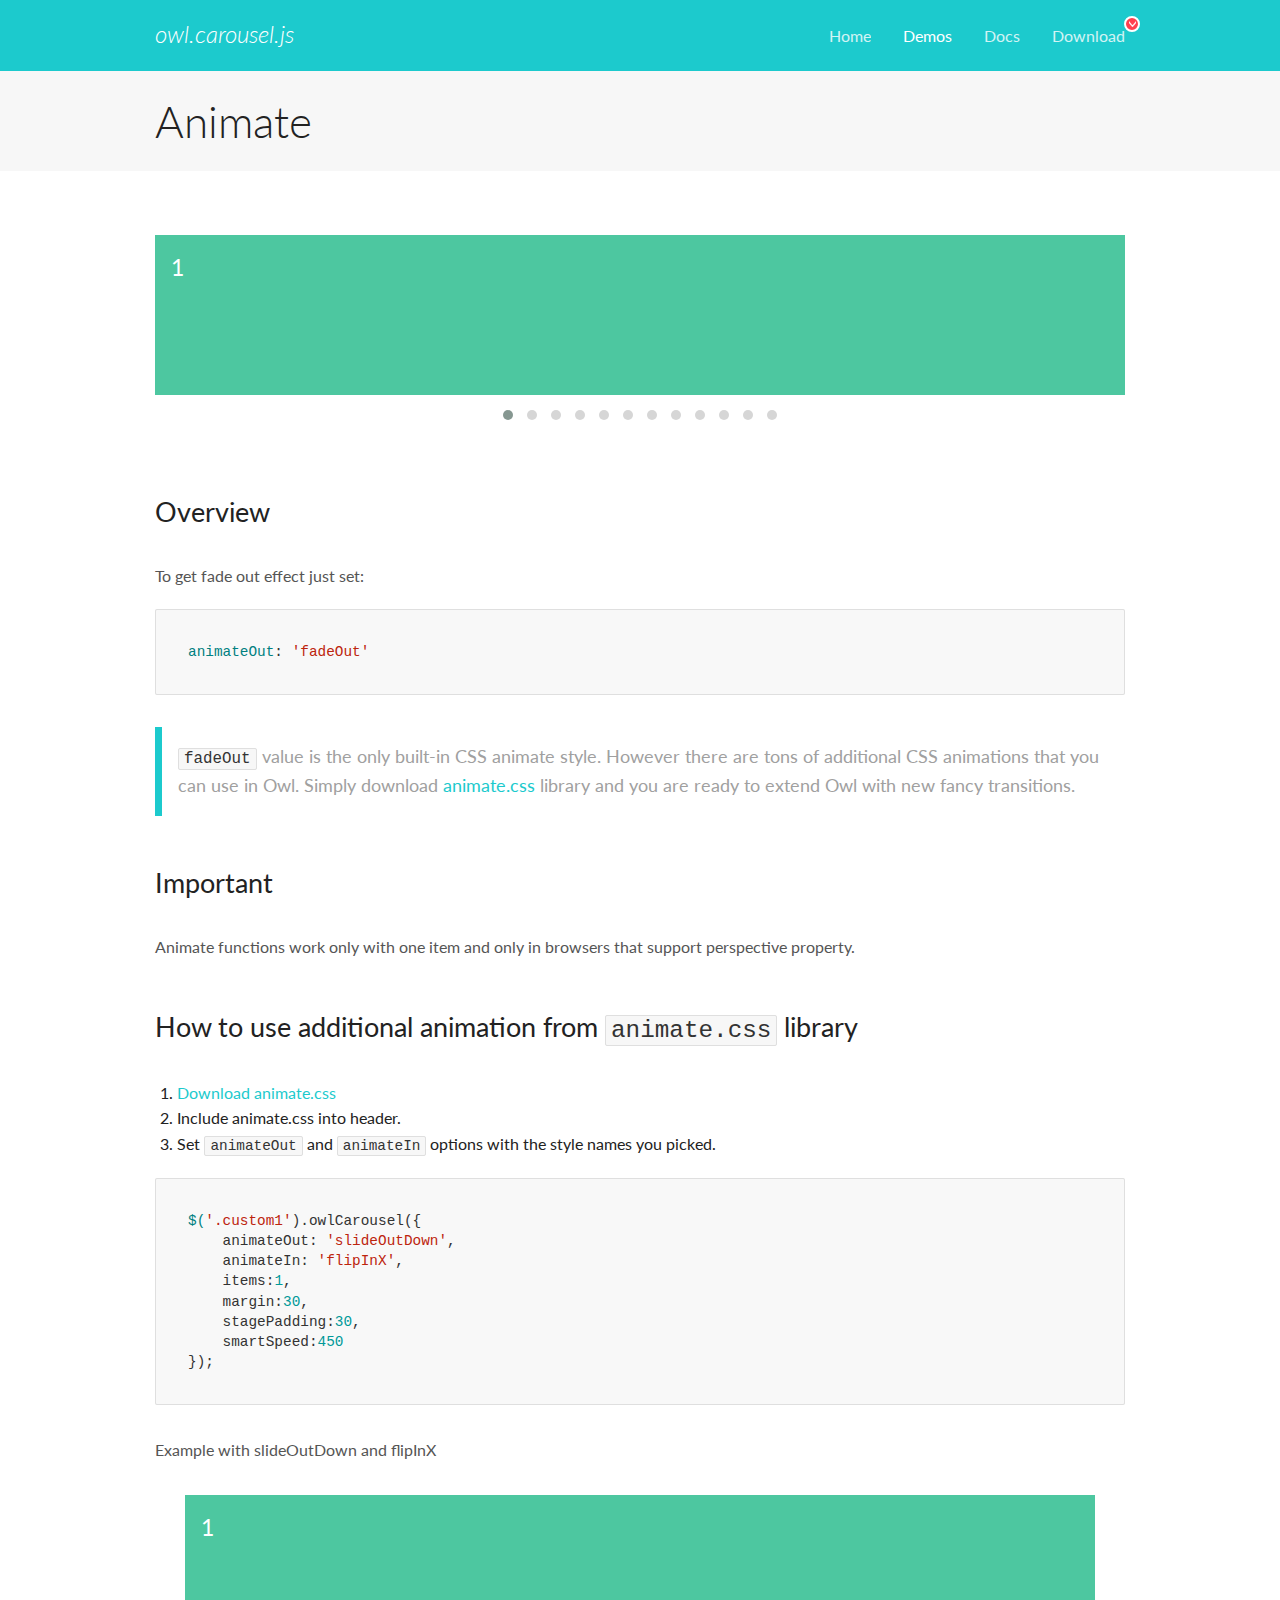
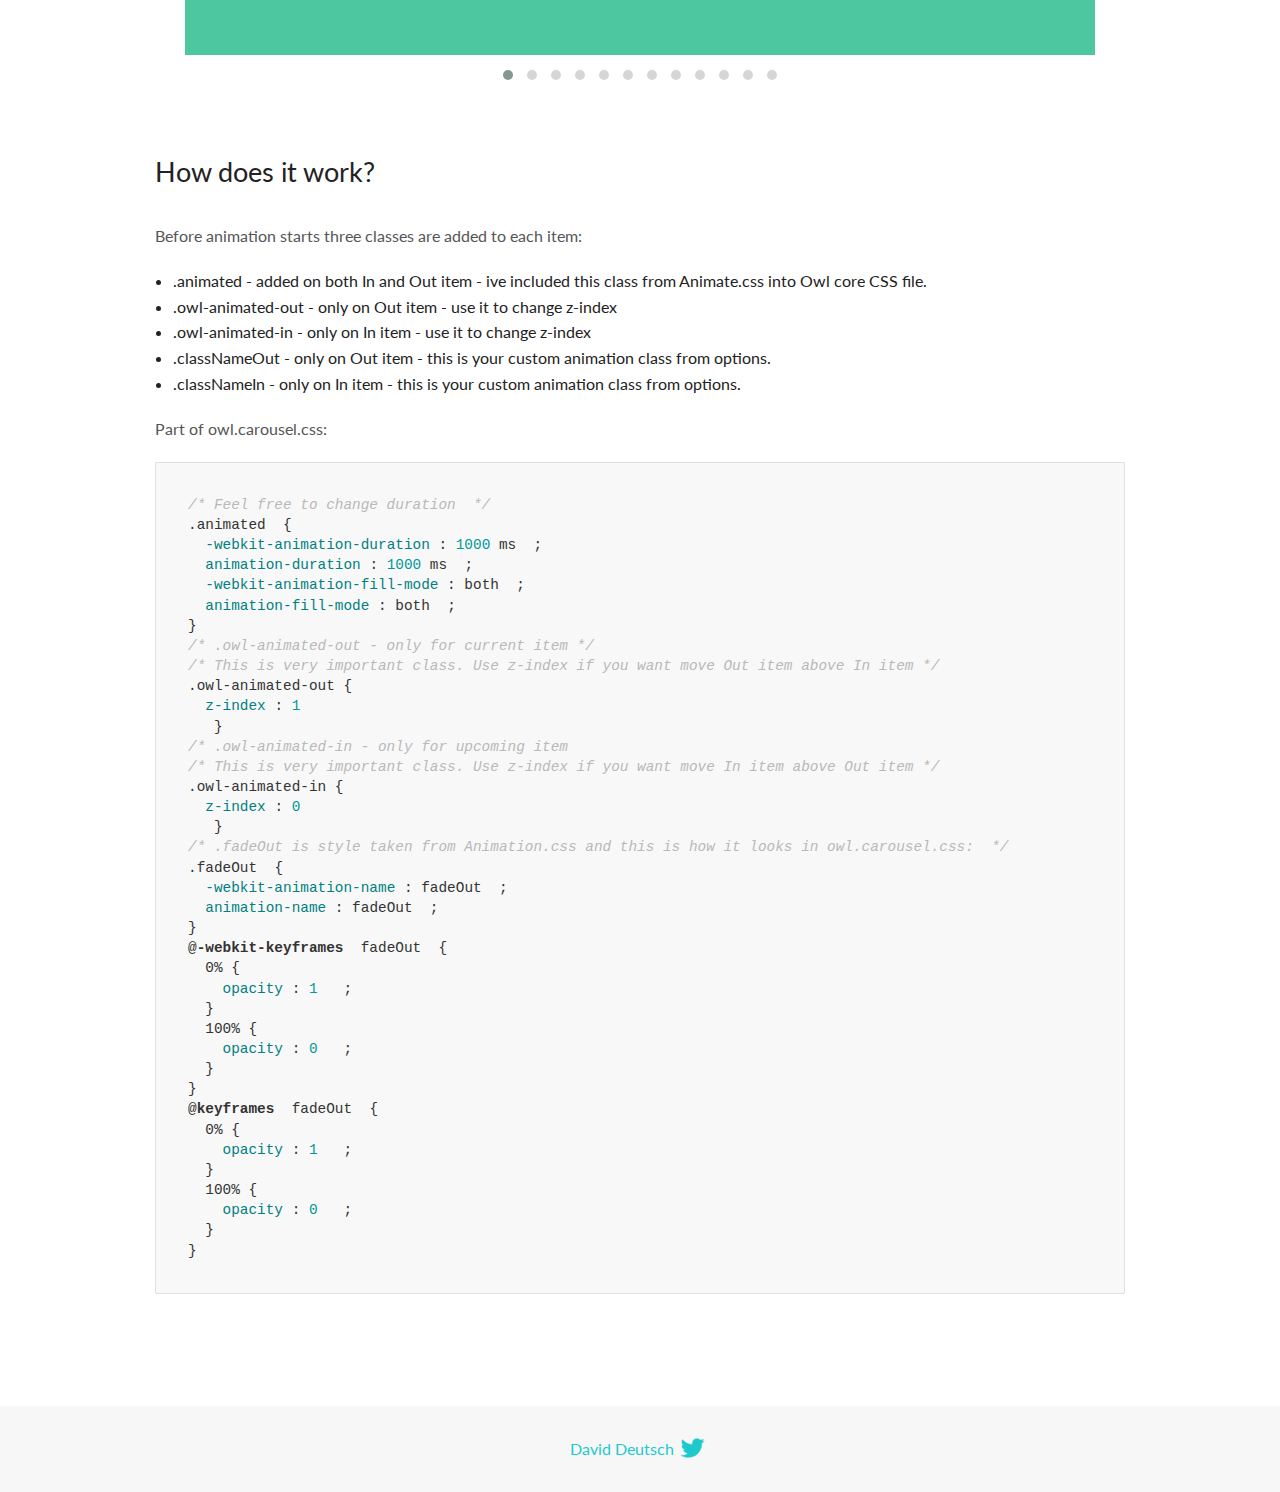
<file: OwlCarousel2-2.3.4/docs/demos/animate.html>
<!DOCTYPE html>
<html lang="en">
  <head>

    <!-- head -->
    <meta charset="utf-8">
    <meta name="msapplication-tap-highlight" content="no" />
    <meta name="viewport" content="width=device-width, initial-scale=1.0" />
    <meta name="description" content="Animate carousel">
    <meta name="author" content="David Deutsch">
    <title>
      Animate Demo | Owl Carousel | 2.3.4
    </title>

    <!-- Stylesheets -->
    <link href='https://fonts.googleapis.com/css?family=Lato:300,400,700,400italic,300italic' rel='stylesheet' type='text/css'>
    <link rel="stylesheet" href="../assets/css/docs.theme.min.css">

    <!-- Owl Stylesheets -->
    <link rel="stylesheet" href="../assets/owlcarousel/assets/owl.carousel.min.css">
    <link rel="stylesheet" href="../assets/owlcarousel/assets/owl.theme.default.min.css">

    <!-- HTML5 shim and Respond.js IE8 support of HTML5 elements and media queries -->

    <!--[if lt IE 9]>
      <script src="https://oss.maxcdn.com/libs/html5shiv/3.7.0/html5shiv.js"></script>
      <script src="https://oss.maxcdn.com/libs/respond.js/1.3.0/respond.min.js"></script>
    <![endif]-->

    <!-- Favicons -->
    <link rel="apple-touch-icon-precomposed" sizes="144x144" href="../assets/ico/apple-touch-icon-144-precomposed.png">
    <link rel="shortcut icon" href="../assets/ico/favicon.png">
    <link rel="shortcut icon" href="favicon.ico">

    <!-- Yeah i know js should not be in header. Its required for demos.-->

    <!-- javascript -->
    <script src="../assets/vendors/jquery.min.js"></script>
    <script src="../assets/owlcarousel/owl.carousel.js"></script>
  </head>
  <body>

    <!-- header -->
    <header class="header">
      <div class="row">
        <div class="large-12 columns">
          <div class="brand left">
            <h3>
              <a href="/OwlCarousel2/">owl.carousel.js</a> 
            </h3>
          </div>
          <a id="toggle-nav" class="right">
            <span></span> <span></span> <span></span> 
          </a> 
          <div class="nav-bar">
            <ul class="clearfix">
              <li> <a href="/OwlCarousel2/index.html">Home</a>  </li>
              <li class="active">
                <a href="/OwlCarousel2/demos/demos.html">Demos</a> 
              </li>
              <li> <a href="/OwlCarousel2/docs/started-welcome.html">Docs</a>  </li>
              <li>
                <a href="https://github.com/OwlCarousel2/OwlCarousel2/archive/2.3.4.zip">Download</a> 
                <span class="download"></span> 
              </li>
            </ul>
          </div>
        </div>
      </div>
    </header>

    <!-- title -->
    <section class="title">
      <div class="row">
        <div class="large-12 columns">
          <h1>Animate</h1>
        </div>
      </div>
    </section>

    <!--  Demos -->
    <section id="demos">
      <div class="row">
        <div class="large-12 columns">
          <div class="fadeOut owl-carousel owl-theme">
            <div class="item">
              <h4>1</h4>
            </div>
            <div class="item">
              <h4>2</h4>
            </div>
            <div class="item">
              <h4>3</h4>
            </div>
            <div class="item">
              <h4>4</h4>
            </div>
            <div class="item">
              <h4>5</h4>
            </div>
            <div class="item">
              <h4>6</h4>
            </div>
            <div class="item">
              <h4>7</h4>
            </div>
            <div class="item">
              <h4>8</h4>
            </div>
            <div class="item">
              <h4>9</h4>
            </div>
            <div class="item">
              <h4>10</h4>
            </div>
            <div class="item">
              <h4>11</h4>
            </div>
            <div class="item">
              <h4>12</h4>
            </div>
          </div>
          <h3 id="overview">Overview</h3>
          <p>To get fade out effect just set:</p>
          <pre><code>animateOut: &#39;fadeOut&#39;</code></pre>
          <blockquote>
            <p><code>fadeOut</code> value is the only built-in CSS animate style. However there are tons of additional CSS animations that you can use in Owl. Simply download
              <a href="https://daneden.github.io/animate.css/">animate.css</a>  library and you are ready to extend Owl with new fancy transitions.</p>
          </blockquote>
          <h3 id="important">Important</h3>
          <p>Animate functions work only with one item and only in browsers that support perspective property.</p>
          <h3 id="how-to-use-additional-animation-from-animate-css-library">How to use additional animation from <code>animate.css</code> library</h3>
          <ol>
            <li> <a href="https://daneden.github.io/animate.css/">Download animate.css</a>  </li>
            <li>Include animate.css into header.</li>
            <li>Set <code>animateOut</code> and <code>animateIn</code> options with the style names you picked.</li>
          </ol>
          <pre><code>$(&#39;.custom1&#39;).owlCarousel({
    animateOut: &#39;slideOutDown&#39;,
    animateIn: &#39;flipInX&#39;,
    items:1,
    margin:30,
    stagePadding:30,
    smartSpeed:450
});</code></pre>
          <p>Example with slideOutDown and flipInX</p>
          <div class="custom1 owl-carousel owl-theme">
            <div class="item">
              <h4>1</h4>
            </div>
            <div class="item">
              <h4>2</h4>
            </div>
            <div class="item">
              <h4>3</h4>
            </div>
            <div class="item">
              <h4>4</h4>
            </div>
            <div class="item">
              <h4>5</h4>
            </div>
            <div class="item">
              <h4>6</h4>
            </div>
            <div class="item">
              <h4>7</h4>
            </div>
            <div class="item">
              <h4>8</h4>
            </div>
            <div class="item">
              <h4>9</h4>
            </div>
            <div class="item">
              <h4>10</h4>
            </div>
            <div class="item">
              <h4>11</h4>
            </div>
            <div class="item">
              <h4>12</h4>
            </div>
          </div>
          <h3 id="how-does-it-work-">How does it work?</h3>
          <p>Before animation starts three classes are added to each item:</p>
          <ul>
            <li>.animated - added on both In and Out item - ive included this class from Animate.css into Owl core CSS file.</li>
            <li>.owl-animated-out - only on Out item - use it to change z-index</li>
            <li>.owl-animated-in - only on In item - use it to change z-index</li>
            <li>.classNameOut - only on Out item - this is your custom animation class from options.</li>
            <li>.classNameIn - only on In item - this is your custom animation class from options.</li>
          </ul>
          <p>Part of owl.carousel.css:</p>
          <pre><code class="language-css"><span class="comment">/* Feel free to change duration  */</span> 
<span class="class">.animated</span>  <span class="rules">{
  <span class="rule"><span class="attribute">-webkit-animation-duration</span> :<span class="value"> <span class="number">1000</span> ms</span> </span> ;
  <span class="rule"><span class="attribute">animation-duration</span> :<span class="value"> <span class="number">1000</span> ms</span> </span> ;
  <span class="rule"><span class="attribute">-webkit-animation-fill-mode</span> :<span class="value"> both</span> </span> ;
  <span class="rule"><span class="attribute">animation-fill-mode</span> :<span class="value"> both</span> </span> ;
<span class="rule">}</span> </span> 
<span class="comment">/* .owl-animated-out - only for current item */</span> 
<span class="comment">/* This is very important class. Use z-index if you want move Out item above In item */</span> 
<span class="class">.owl-animated-out</span> <span class="rules">{
  <span class="rule"><span class="attribute">z-index</span> :<span class="value"> <span class="number">1</span> 
</span> </span> </span> }
<span class="comment">/* .owl-animated-in - only for upcoming item
/* This is very important class. Use z-index if you want move In item above Out item */</span> 
<span class="class">.owl-animated-in</span> <span class="rules">{
  <span class="rule"><span class="attribute">z-index</span> :<span class="value"> <span class="number">0</span> 
</span> </span> </span> }
<span class="comment">/* .fadeOut is style taken from Animation.css and this is how it looks in owl.carousel.css:  */</span> 
<span class="class">.fadeOut</span>  <span class="rules">{
  <span class="rule"><span class="attribute">-webkit-animation-name</span> :<span class="value"> fadeOut</span> </span> ;
  <span class="rule"><span class="attribute">animation-name</span> :<span class="value"> fadeOut</span> </span> ;
<span class="rule">}</span> </span> 
<span class="at_rule">@<span class="keyword">-webkit-keyframes</span>  fadeOut </span> {
  0% <span class="rules">{
    <span class="rule"><span class="attribute">opacity</span> :<span class="value"> <span class="number">1</span> </span> </span> ;
  <span class="rule">}</span> </span> 
  100% <span class="rules">{
    <span class="rule"><span class="attribute">opacity</span> :<span class="value"> <span class="number">0</span> </span> </span> ;
  <span class="rule">}</span> </span> 
}
<span class="at_rule">@<span class="keyword">keyframes</span>  fadeOut </span> {
  0% <span class="rules">{
    <span class="rule"><span class="attribute">opacity</span> :<span class="value"> <span class="number">1</span> </span> </span> ;
  <span class="rule">}</span> </span> 
  100% <span class="rules">{
    <span class="rule"><span class="attribute">opacity</span> :<span class="value"> <span class="number">0</span> </span> </span> ;
  <span class="rule">}</span> </span> 
}</code></pre>
          <link rel="stylesheet" href="../assets/css/animate.css">
          <script>
            jQuery(document).ready(function($) {
              $('.fadeOut').owlCarousel({
                items: 1,
                animateOut: 'fadeOut',
                loop: true,
                margin: 10,
              });
              $('.custom1').owlCarousel({
                animateOut: 'slideOutDown',
                animateIn: 'flipInX',
                items: 1,
                margin: 30,
                stagePadding: 30,
                smartSpeed: 450
              });
            });
          </script>
        </div>
      </div>
    </section>

    <!-- footer -->
    <footer class="footer">
      <div class="row">
        <div class="large-12 columns">
          <h5>
            <a href="/OwlCarousel2/docs/support-contact.html">David Deutsch</a> 
            <a id="custom-tweet-button" href="https://twitter.com/share?url=https://github.com/OwlCarousel2/OwlCarousel2&text=Owl Carousel - This is so awesome! " target="_blank"></a> 
          </h5>
        </div>
      </div>
    </footer>

    <!-- vendors -->
    <script src="../assets/vendors/highlight.js"></script>
    <script src="../assets/js/app.js"></script>
  </body>
</html>
</file>
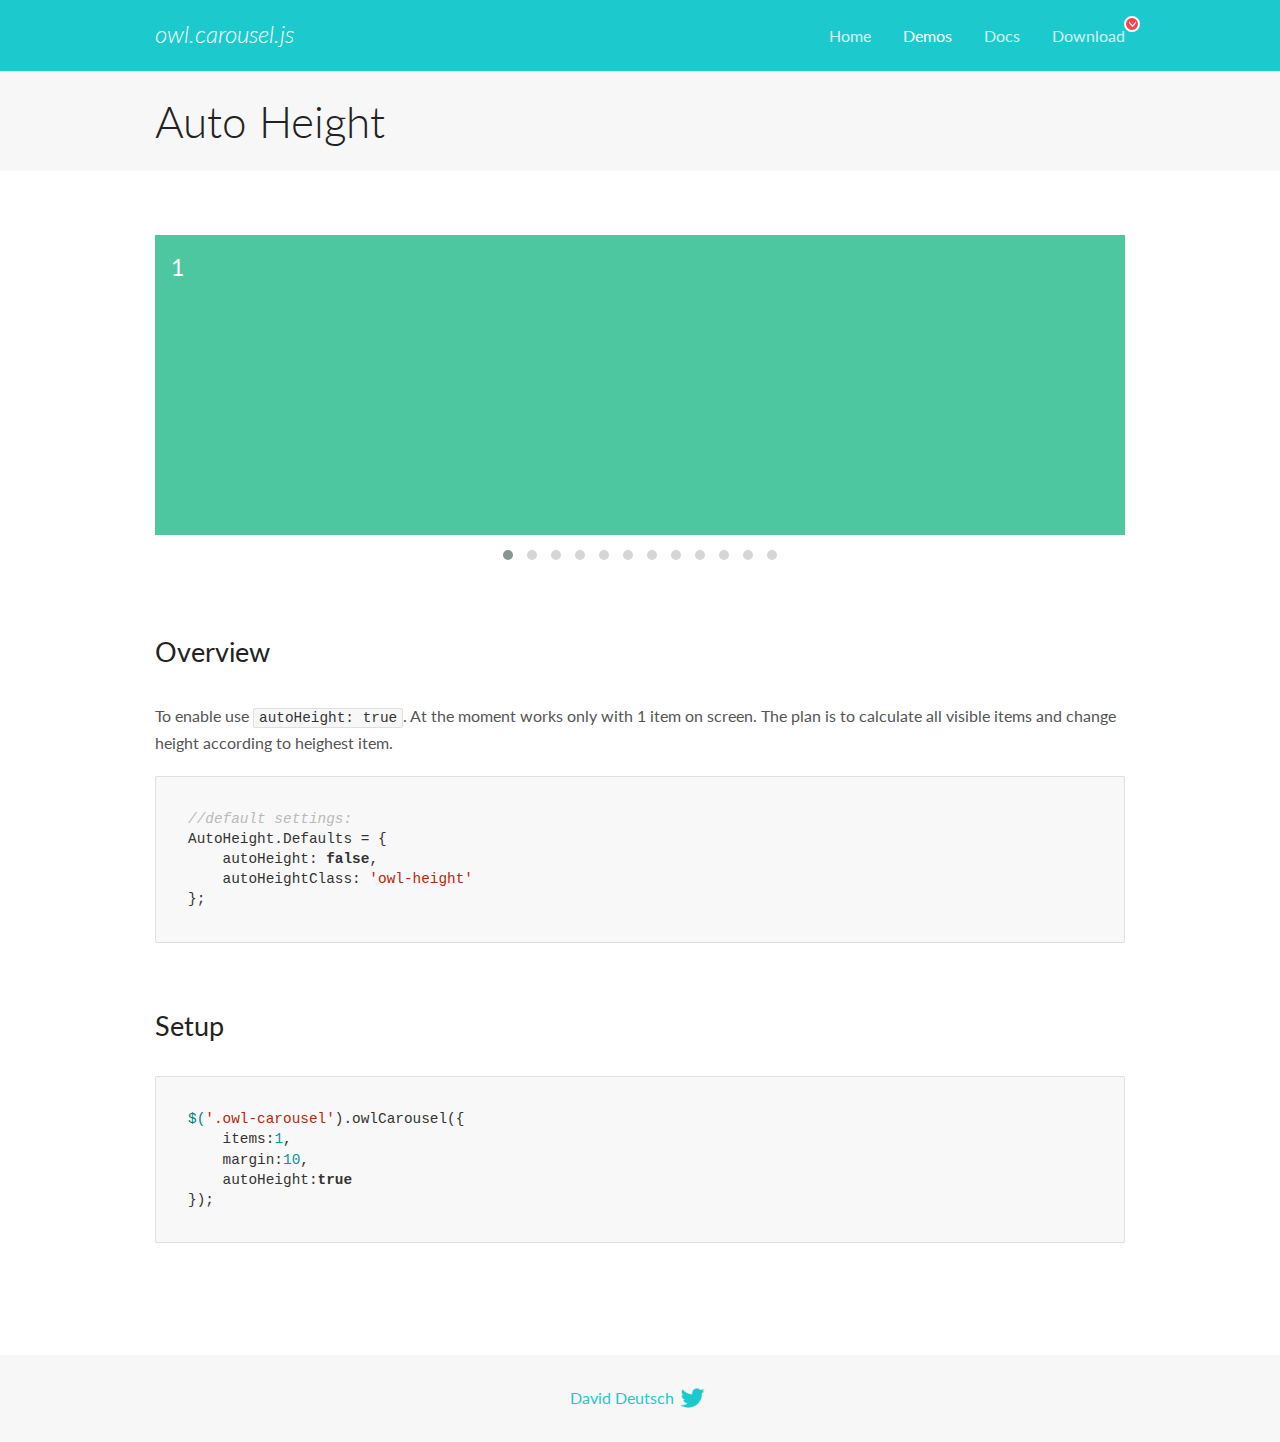
<file: OwlCarousel2-2.3.4/docs/demos/autoheight.html>
<!DOCTYPE html>
<html lang="en">
  <head>

    <!-- head -->
    <meta charset="utf-8">
    <meta name="msapplication-tap-highlight" content="no" />
    <meta name="viewport" content="width=device-width, initial-scale=1.0" />
    <meta name="description" content="autoHeight usage demo">
    <meta name="author" content="David Deutsch">
    <title>
      Auto Height Demo | Owl Carousel | 2.3.4
    </title>

    <!-- Stylesheets -->
    <link href='https://fonts.googleapis.com/css?family=Lato:300,400,700,400italic,300italic' rel='stylesheet' type='text/css'>
    <link rel="stylesheet" href="../assets/css/docs.theme.min.css">

    <!-- Owl Stylesheets -->
    <link rel="stylesheet" href="../assets/owlcarousel/assets/owl.carousel.min.css">
    <link rel="stylesheet" href="../assets/owlcarousel/assets/owl.theme.default.min.css">

    <!-- HTML5 shim and Respond.js IE8 support of HTML5 elements and media queries -->

    <!--[if lt IE 9]>
      <script src="https://oss.maxcdn.com/libs/html5shiv/3.7.0/html5shiv.js"></script>
      <script src="https://oss.maxcdn.com/libs/respond.js/1.3.0/respond.min.js"></script>
    <![endif]-->

    <!-- Favicons -->
    <link rel="apple-touch-icon-precomposed" sizes="144x144" href="../assets/ico/apple-touch-icon-144-precomposed.png">
    <link rel="shortcut icon" href="../assets/ico/favicon.png">
    <link rel="shortcut icon" href="favicon.ico">

    <!-- Yeah i know js should not be in header. Its required for demos.-->

    <!-- javascript -->
    <script src="../assets/vendors/jquery.min.js"></script>
    <script src="../assets/owlcarousel/owl.carousel.js"></script>
  </head>
  <body>

    <!-- header -->
    <header class="header">
      <div class="row">
        <div class="large-12 columns">
          <div class="brand left">
            <h3>
              <a href="/OwlCarousel2/">owl.carousel.js</a> 
            </h3>
          </div>
          <a id="toggle-nav" class="right">
            <span></span> <span></span> <span></span> 
          </a> 
          <div class="nav-bar">
            <ul class="clearfix">
              <li> <a href="/OwlCarousel2/index.html">Home</a>  </li>
              <li class="active">
                <a href="/OwlCarousel2/demos/demos.html">Demos</a> 
              </li>
              <li> <a href="/OwlCarousel2/docs/started-welcome.html">Docs</a>  </li>
              <li>
                <a href="https://github.com/OwlCarousel2/OwlCarousel2/archive/2.3.4.zip">Download</a> 
                <span class="download"></span> 
              </li>
            </ul>
          </div>
        </div>
      </div>
    </header>

    <!-- title -->
    <section class="title">
      <div class="row">
        <div class="large-12 columns">
          <h1>Auto Height</h1>
        </div>
      </div>
    </section>

    <!--  Demos -->
    <section id="demos">
      <div class="row">
        <div class="large-12 columns">
          <div class="owl-carousel owl-theme">
            <div class="item" style="height:300px">
              <h4>1</h4>
            </div>
            <div class="item" style="height:100px">
              <h4>2</h4>
            </div>
            <div class="item" style="height:500px">
              <h4>3</h4>
            </div>
            <div class="item" style="height:250px">
              <h4>4</h4>
            </div>
            <div class="item" style="height:400px">
              <h4>5</h4>
            </div>
            <div class="item" style="height:500px">
              <h4>6</h4>
            </div>
            <div class="item" style="height:600px">
              <h4>7</h4>
            </div>
            <div class="item" style="height:400px">
              <h4>8</h4>
            </div>
            <div class="item" style="height:300px">
              <h4>9</h4>
            </div>
            <div class="item" style="height:350px">
              <h4>10</h4>
            </div>
            <div class="item" style="height:200px">
              <h4>11</h4>
            </div>
            <div class="item" style="height:150px">
              <h4>12</h4>
            </div>
          </div>
          <h3 id="overview">Overview</h3>
          <p>To enable use <code>autoHeight: true</code>. At the moment works only with 1 item on screen. The plan is to calculate all visible items and change height according to heighest item.</p>
          <pre><code>//default settings:
AutoHeight.Defaults = {
    autoHeight: false,
    autoHeightClass: &#39;owl-height&#39;
};</code></pre>
          <h3 id="setup">Setup</h3>
          <pre><code>$(&#39;.owl-carousel&#39;).owlCarousel({
    items:1,
    margin:10,
    autoHeight:true
});</code></pre>
          <script>
            $(document).ready(function() {
              $('.owl-carousel').owlCarousel({
                items: 1,
                margin: 10,
                autoHeight: true
              });
            })
          </script>
        </div>
      </div>
    </section>

    <!-- footer -->
    <footer class="footer">
      <div class="row">
        <div class="large-12 columns">
          <h5>
            <a href="/OwlCarousel2/docs/support-contact.html">David Deutsch</a> 
            <a id="custom-tweet-button" href="https://twitter.com/share?url=https://github.com/OwlCarousel2/OwlCarousel2&text=Owl Carousel - This is so awesome! " target="_blank"></a> 
          </h5>
        </div>
      </div>
    </footer>

    <!-- vendors -->
    <script src="../assets/vendors/highlight.js"></script>
    <script src="../assets/js/app.js"></script>
  </body>
</html>
</file>
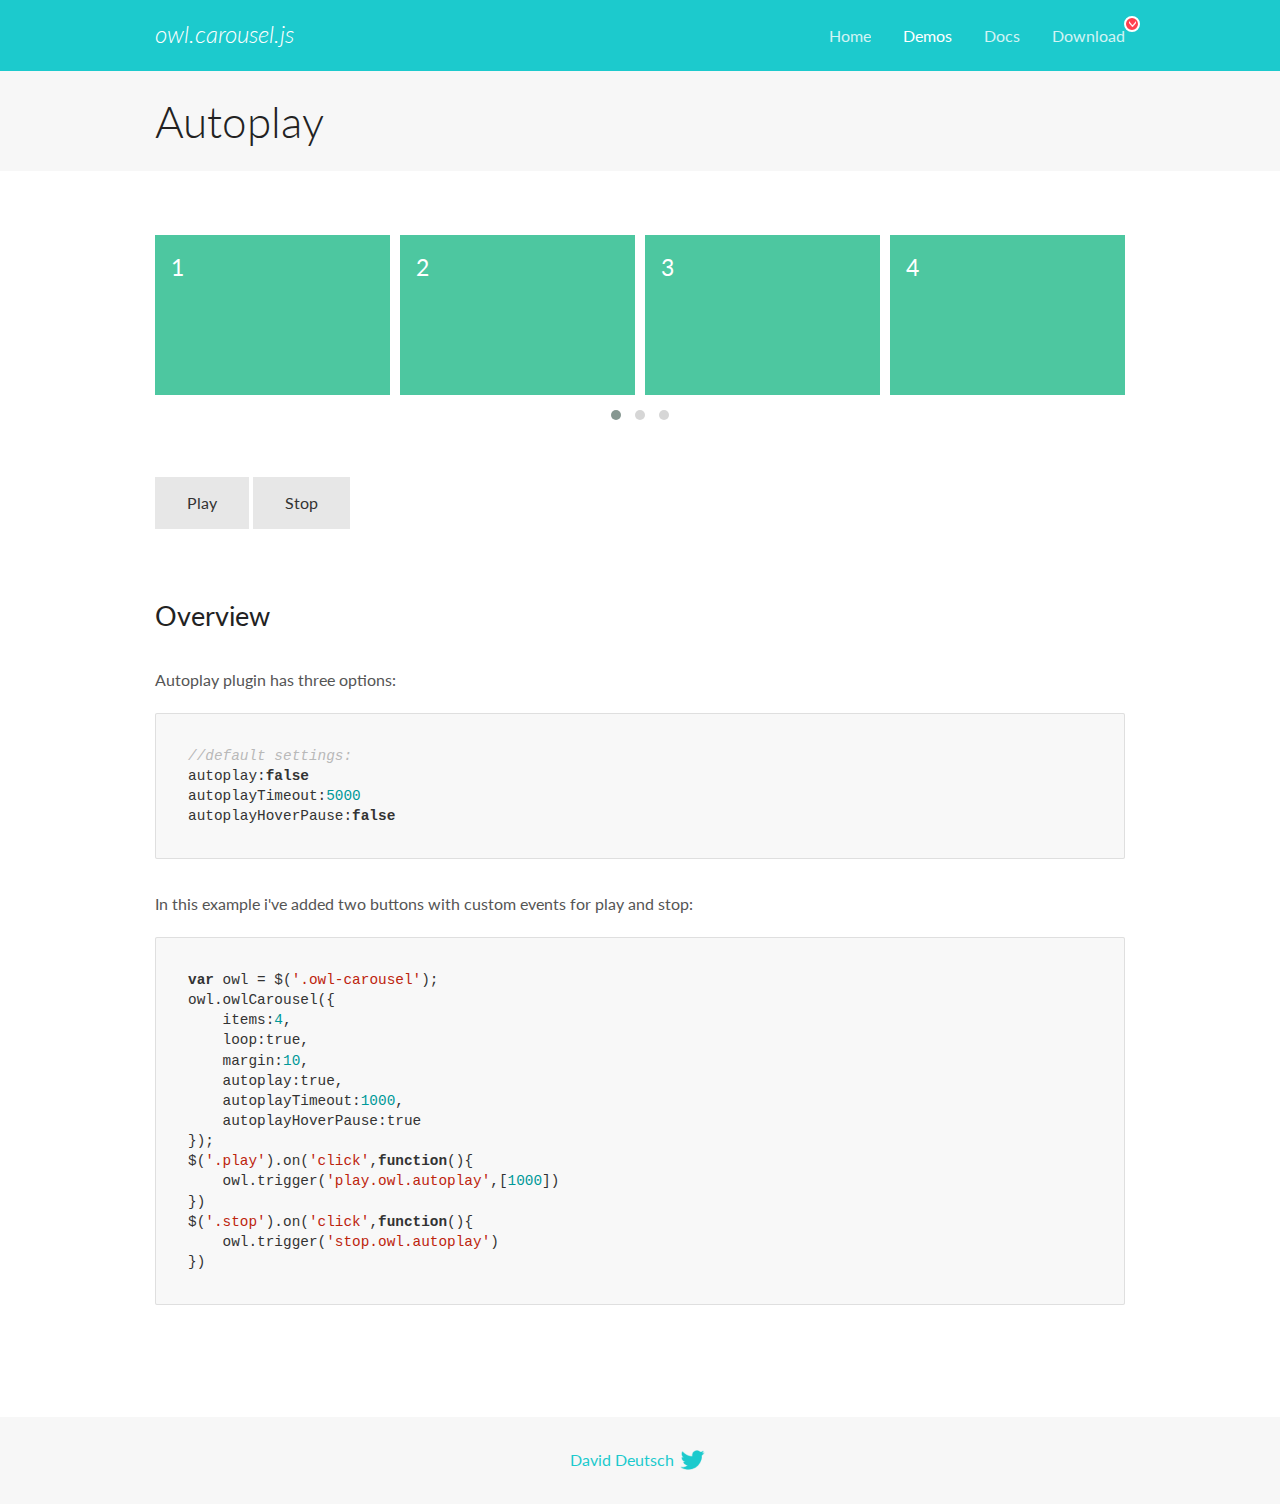
<file: OwlCarousel2-2.3.4/docs/demos/autoplay.html>
<!DOCTYPE html>
<html lang="en">
  <head>

    <!-- head -->
    <meta charset="utf-8">
    <meta name="msapplication-tap-highlight" content="no" />
    <meta name="viewport" content="width=device-width, initial-scale=1.0" />
    <meta name="description" content="Autoplay usage demo">
    <meta name="author" content="David Deutsch">
    <title>
      Autoplay Demo | Owl Carousel | 2.3.4
    </title>

    <!-- Stylesheets -->
    <link href='https://fonts.googleapis.com/css?family=Lato:300,400,700,400italic,300italic' rel='stylesheet' type='text/css'>
    <link rel="stylesheet" href="../assets/css/docs.theme.min.css">

    <!-- Owl Stylesheets -->
    <link rel="stylesheet" href="../assets/owlcarousel/assets/owl.carousel.min.css">
    <link rel="stylesheet" href="../assets/owlcarousel/assets/owl.theme.default.min.css">

    <!-- HTML5 shim and Respond.js IE8 support of HTML5 elements and media queries -->

    <!--[if lt IE 9]>
      <script src="https://oss.maxcdn.com/libs/html5shiv/3.7.0/html5shiv.js"></script>
      <script src="https://oss.maxcdn.com/libs/respond.js/1.3.0/respond.min.js"></script>
    <![endif]-->

    <!-- Favicons -->
    <link rel="apple-touch-icon-precomposed" sizes="144x144" href="../assets/ico/apple-touch-icon-144-precomposed.png">
    <link rel="shortcut icon" href="../assets/ico/favicon.png">
    <link rel="shortcut icon" href="favicon.ico">

    <!-- Yeah i know js should not be in header. Its required for demos.-->

    <!-- javascript -->
    <script src="../assets/vendors/jquery.min.js"></script>
    <script src="../assets/owlcarousel/owl.carousel.js"></script>
  </head>
  <body>

    <!-- header -->
    <header class="header">
      <div class="row">
        <div class="large-12 columns">
          <div class="brand left">
            <h3>
              <a href="/OwlCarousel2/">owl.carousel.js</a> 
            </h3>
          </div>
          <a id="toggle-nav" class="right">
            <span></span> <span></span> <span></span> 
          </a> 
          <div class="nav-bar">
            <ul class="clearfix">
              <li> <a href="/OwlCarousel2/index.html">Home</a>  </li>
              <li class="active">
                <a href="/OwlCarousel2/demos/demos.html">Demos</a> 
              </li>
              <li> <a href="/OwlCarousel2/docs/started-welcome.html">Docs</a>  </li>
              <li>
                <a href="https://github.com/OwlCarousel2/OwlCarousel2/archive/2.3.4.zip">Download</a> 
                <span class="download"></span> 
              </li>
            </ul>
          </div>
        </div>
      </div>
    </header>

    <!-- title -->
    <section class="title">
      <div class="row">
        <div class="large-12 columns">
          <h1>Autoplay</h1>
        </div>
      </div>
    </section>

    <!--  Demos -->
    <section id="demos">
      <div class="row">
        <div class="large-12 columns">
          <div class="owl-carousel owl-theme">
            <div class="item">
              <h4>1</h4>
            </div>
            <div class="item">
              <h4>2</h4>
            </div>
            <div class="item">
              <h4>3</h4>
            </div>
            <div class="item">
              <h4>4</h4>
            </div>
            <div class="item">
              <h4>5</h4>
            </div>
            <div class="item">
              <h4>6</h4>
            </div>
            <div class="item">
              <h4>7</h4>
            </div>
            <div class="item">
              <h4>8</h4>
            </div>
            <div class="item">
              <h4>9</h4>
            </div>
            <div class="item">
              <h4>10</h4>
            </div>
            <div class="item">
              <h4>11</h4>
            </div>
            <div class="item">
              <h4>12</h4>
            </div>
          </div>
          <a class="button secondary play">Play</a> 
          <a class="button secondary stop">Stop</a> 
          <h3 id="overview">Overview</h3>
          <p>Autoplay plugin has three options:</p>
          <pre><code>//default settings:
autoplay:false
autoplayTimeout:5000
autoplayHoverPause:false</code></pre>
          <p>In this example i&#39;ve added two buttons with custom events for play and stop:</p>
          <pre><code>var owl = $(&#39;.owl-carousel&#39;);
owl.owlCarousel({
    items:4,
    loop:true,
    margin:10,
    autoplay:true,
    autoplayTimeout:1000,
    autoplayHoverPause:true
});
$(&#39;.play&#39;).on(&#39;click&#39;,function(){
    owl.trigger(&#39;play.owl.autoplay&#39;,[1000])
})
$(&#39;.stop&#39;).on(&#39;click&#39;,function(){
    owl.trigger(&#39;stop.owl.autoplay&#39;)
})</code></pre>
          <script>
            $(document).ready(function() {
              var owl = $('.owl-carousel');
              owl.owlCarousel({
                items: 4,
                loop: true,
                margin: 10,
                autoplay: true,
                autoplayTimeout: 1000,
                autoplayHoverPause: true
              });
              $('.play').on('click', function() {
                owl.trigger('play.owl.autoplay', [1000])
              })
              $('.stop').on('click', function() {
                owl.trigger('stop.owl.autoplay')
              })
            })
          </script>
        </div>
      </div>
    </section>

    <!-- footer -->
    <footer class="footer">
      <div class="row">
        <div class="large-12 columns">
          <h5>
            <a href="/OwlCarousel2/docs/support-contact.html">David Deutsch</a> 
            <a id="custom-tweet-button" href="https://twitter.com/share?url=https://github.com/OwlCarousel2/OwlCarousel2&text=Owl Carousel - This is so awesome! " target="_blank"></a> 
          </h5>
        </div>
      </div>
    </footer>

    <!-- vendors -->
    <script src="../assets/vendors/highlight.js"></script>
    <script src="../assets/js/app.js"></script>
  </body>
</html>
</file>
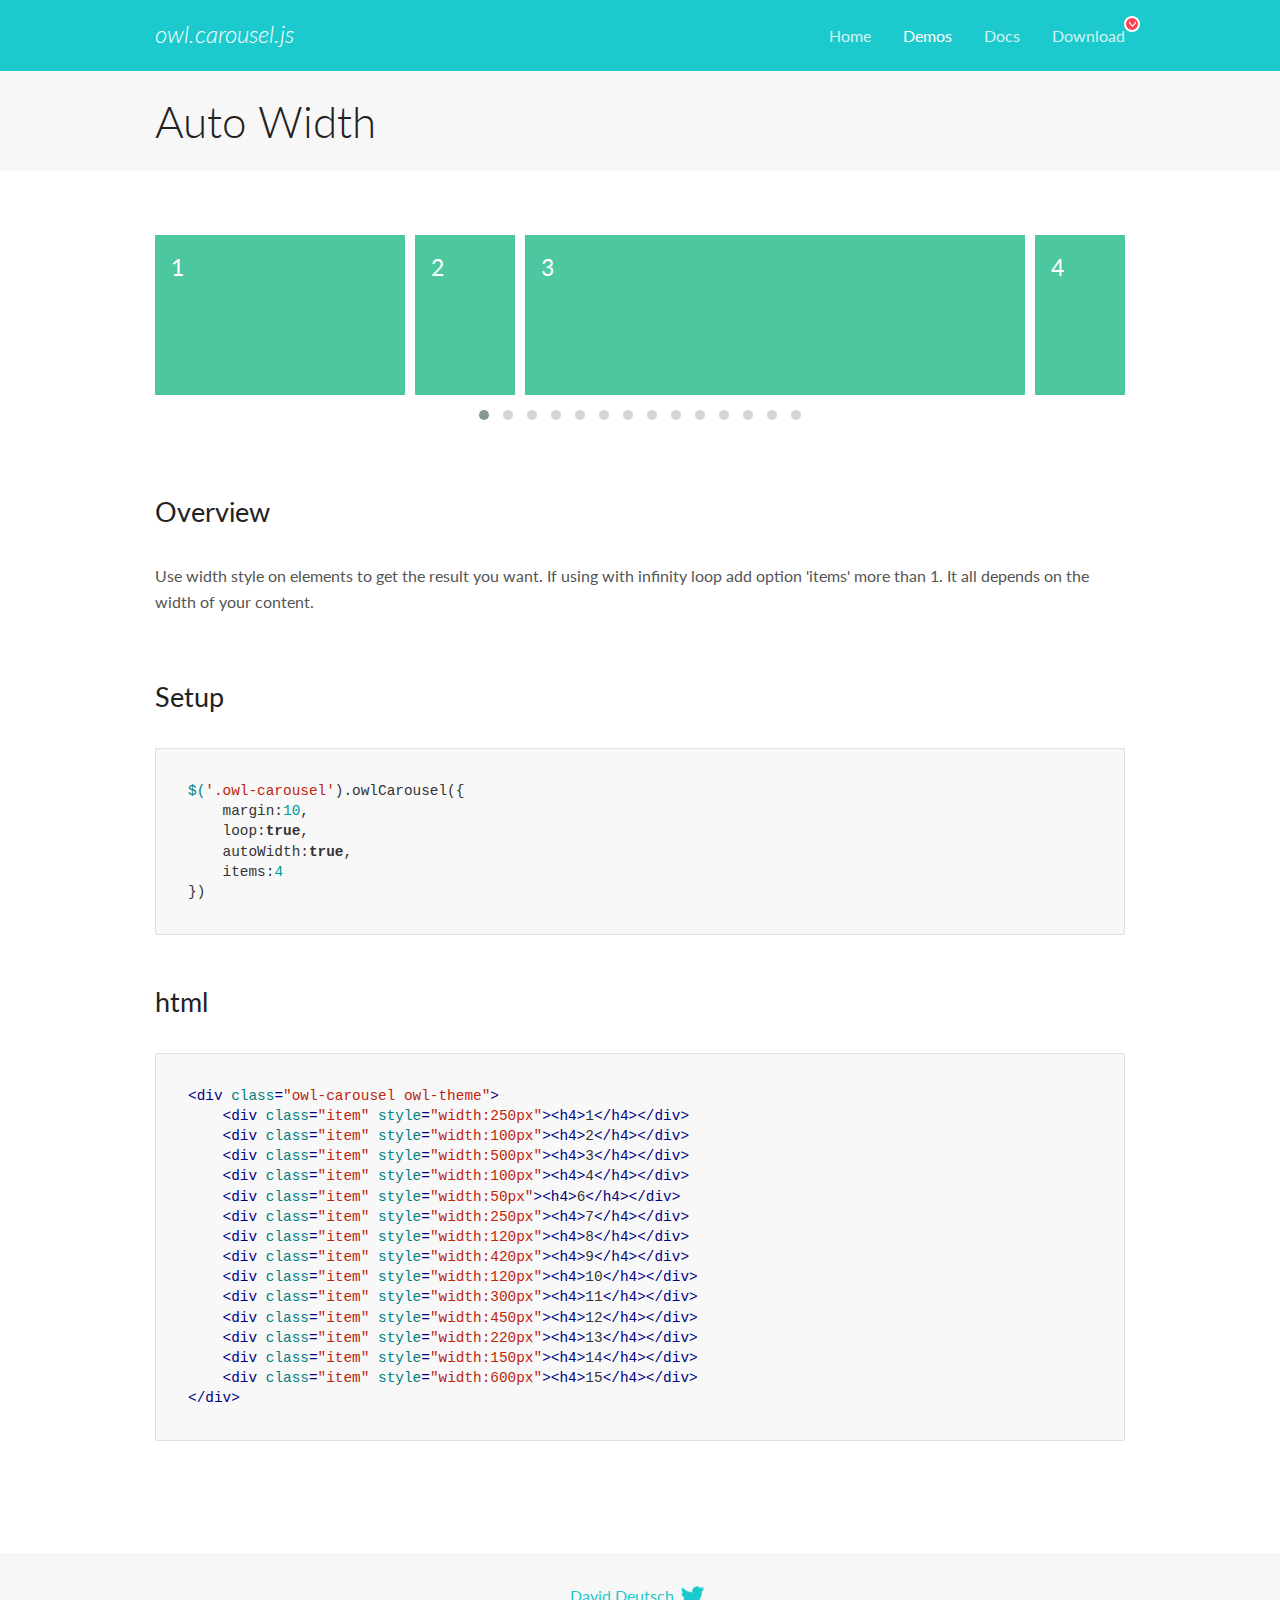
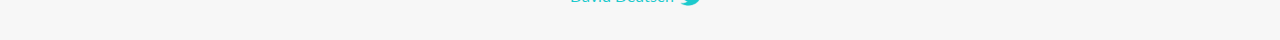
<file: OwlCarousel2-2.3.4/docs/demos/autowidth.html>
<!DOCTYPE html>
<html lang="en">
  <head>

    <!-- head -->
    <meta charset="utf-8">
    <meta name="msapplication-tap-highlight" content="no" />
    <meta name="viewport" content="width=device-width, initial-scale=1.0" />
    <meta name="description" content="Auto Width">
    <meta name="author" content="David Deutsch">
    <title>
      Auto Width Demo | Owl Carousel | 2.3.4
    </title>

    <!-- Stylesheets -->
    <link href='https://fonts.googleapis.com/css?family=Lato:300,400,700,400italic,300italic' rel='stylesheet' type='text/css'>
    <link rel="stylesheet" href="../assets/css/docs.theme.min.css">

    <!-- Owl Stylesheets -->
    <link rel="stylesheet" href="../assets/owlcarousel/assets/owl.carousel.min.css">
    <link rel="stylesheet" href="../assets/owlcarousel/assets/owl.theme.default.min.css">

    <!-- HTML5 shim and Respond.js IE8 support of HTML5 elements and media queries -->

    <!--[if lt IE 9]>
      <script src="https://oss.maxcdn.com/libs/html5shiv/3.7.0/html5shiv.js"></script>
      <script src="https://oss.maxcdn.com/libs/respond.js/1.3.0/respond.min.js"></script>
    <![endif]-->

    <!-- Favicons -->
    <link rel="apple-touch-icon-precomposed" sizes="144x144" href="../assets/ico/apple-touch-icon-144-precomposed.png">
    <link rel="shortcut icon" href="../assets/ico/favicon.png">
    <link rel="shortcut icon" href="favicon.ico">

    <!-- Yeah i know js should not be in header. Its required for demos.-->

    <!-- javascript -->
    <script src="../assets/vendors/jquery.min.js"></script>
    <script src="../assets/owlcarousel/owl.carousel.js"></script>
  </head>
  <body>

    <!-- header -->
    <header class="header">
      <div class="row">
        <div class="large-12 columns">
          <div class="brand left">
            <h3>
              <a href="/OwlCarousel2/">owl.carousel.js</a> 
            </h3>
          </div>
          <a id="toggle-nav" class="right">
            <span></span> <span></span> <span></span> 
          </a> 
          <div class="nav-bar">
            <ul class="clearfix">
              <li> <a href="/OwlCarousel2/index.html">Home</a>  </li>
              <li class="active">
                <a href="/OwlCarousel2/demos/demos.html">Demos</a> 
              </li>
              <li> <a href="/OwlCarousel2/docs/started-welcome.html">Docs</a>  </li>
              <li>
                <a href="https://github.com/OwlCarousel2/OwlCarousel2/archive/2.3.4.zip">Download</a> 
                <span class="download"></span> 
              </li>
            </ul>
          </div>
        </div>
      </div>
    </header>

    <!-- title -->
    <section class="title">
      <div class="row">
        <div class="large-12 columns">
          <h1>Auto Width</h1>
        </div>
      </div>
    </section>

    <!--  Demos -->
    <section id="demos">
      <div class="row">
        <div class="large-12 columns">
          <div class="owl-carousel owl-theme">
            <div class="item" style="width:250px">
              <h4>1</h4>
            </div>
            <div class="item" style="width:100px">
              <h4>2</h4>
            </div>
            <div class="item" style="width:500px">
              <h4>3</h4>
            </div>
            <div class="item" style="width:100px">
              <h4>4</h4>
            </div>
            <div class="item" style="width:50px">
              <h4>6</h4>
            </div>
            <div class="item" style="width:250px">
              <h4>7</h4>
            </div>
            <div class="item" style="width:120px">
              <h4>8</h4>
            </div>
            <div class="item" style="width:420px">
              <h4>9</h4>
            </div>
            <div class="item" style="width:120px">
              <h4>10</h4>
            </div>
            <div class="item" style="width:300px">
              <h4>11</h4>
            </div>
            <div class="item" style="width:450px">
              <h4>12</h4>
            </div>
            <div class="item" style="width:220px">
              <h4>13</h4>
            </div>
            <div class="item" style="width:150px">
              <h4>14</h4>
            </div>
            <div class="item" style="width:600px">
              <h4>15</h4>
            </div>
          </div>
          <h3 id="overview">Overview</h3>
          <p>Use width style on elements to get the result you want. If using with infinity loop add option &#39;items&#39; more than 1. It all depends on the width of your content.</p>
          <h3 id="setup">Setup</h3>
          <pre><code>$(&#39;.owl-carousel&#39;).owlCarousel({
    margin:10,
    loop:true,
    autoWidth:true,
    items:4
})</code></pre>
          <h3 id="html">html</h3>
          <pre><code>&lt;div class=&quot;owl-carousel owl-theme&quot;&gt;
    &lt;div class=&quot;item&quot; style=&quot;width:250px&quot;&gt;&lt;h4&gt;1&lt;/h4&gt;&lt;/div&gt;
    &lt;div class=&quot;item&quot; style=&quot;width:100px&quot;&gt;&lt;h4&gt;2&lt;/h4&gt;&lt;/div&gt;
    &lt;div class=&quot;item&quot; style=&quot;width:500px&quot;&gt;&lt;h4&gt;3&lt;/h4&gt;&lt;/div&gt;
    &lt;div class=&quot;item&quot; style=&quot;width:100px&quot;&gt;&lt;h4&gt;4&lt;/h4&gt;&lt;/div&gt;
    &lt;div class=&quot;item&quot; style=&quot;width:50px&quot;&gt;&lt;h4&gt;6&lt;/h4&gt;&lt;/div&gt;
    &lt;div class=&quot;item&quot; style=&quot;width:250px&quot;&gt;&lt;h4&gt;7&lt;/h4&gt;&lt;/div&gt;
    &lt;div class=&quot;item&quot; style=&quot;width:120px&quot;&gt;&lt;h4&gt;8&lt;/h4&gt;&lt;/div&gt;
    &lt;div class=&quot;item&quot; style=&quot;width:420px&quot;&gt;&lt;h4&gt;9&lt;/h4&gt;&lt;/div&gt;
    &lt;div class=&quot;item&quot; style=&quot;width:120px&quot;&gt;&lt;h4&gt;10&lt;/h4&gt;&lt;/div&gt;
    &lt;div class=&quot;item&quot; style=&quot;width:300px&quot;&gt;&lt;h4&gt;11&lt;/h4&gt;&lt;/div&gt;
    &lt;div class=&quot;item&quot; style=&quot;width:450px&quot;&gt;&lt;h4&gt;12&lt;/h4&gt;&lt;/div&gt;
    &lt;div class=&quot;item&quot; style=&quot;width:220px&quot;&gt;&lt;h4&gt;13&lt;/h4&gt;&lt;/div&gt;
    &lt;div class=&quot;item&quot; style=&quot;width:150px&quot;&gt;&lt;h4&gt;14&lt;/h4&gt;&lt;/div&gt;
    &lt;div class=&quot;item&quot; style=&quot;width:600px&quot;&gt;&lt;h4&gt;15&lt;/h4&gt;&lt;/div&gt;
&lt;/div&gt;</code></pre>
          <script>
            $(document).ready(function() {
              $('.owl-carousel').owlCarousel({
                margin: 10,
                loop: true,
                autoWidth: true,
                items: 4
              })
            })
          </script>
        </div>
      </div>
    </section>

    <!-- footer -->
    <footer class="footer">
      <div class="row">
        <div class="large-12 columns">
          <h5>
            <a href="/OwlCarousel2/docs/support-contact.html">David Deutsch</a> 
            <a id="custom-tweet-button" href="https://twitter.com/share?url=https://github.com/OwlCarousel2/OwlCarousel2&text=Owl Carousel - This is so awesome! " target="_blank"></a> 
          </h5>
        </div>
      </div>
    </footer>

    <!-- vendors -->
    <script src="../assets/vendors/highlight.js"></script>
    <script src="../assets/js/app.js"></script>
  </body>
</html>
</file>
<file: accest/css/style.css>
*{
    margin: 0;
    padding: 0;
    box-sizing: border-box;
}

body {
    background-color: #FFFFFF;
    background-repeat: repeat-x;
    color: #4F4F4F;
    font-family: Arial, Helvetica, sans-serif !important;
    font-size: 14px;
    font-weight: normal;
    line-height: normal;
}



ul li{
    list-style: none;   
}
a{
    text-decoration: none;
    color: #4F4F4F;
}

.entry-content img, .comment-content img, .widget img, img {
    max-width: 100%;
    vertical-align: middle;
}

.wrapper{
    float: left;
    width: 100%;
}

.wrap-header {
    float: left;
    padding: 20px 0 50px;
    width: 100%;
}

.full-header {
    width: 100%;
    float: left;
}

/* full-header */
.header-top {
    background: #1c1c1c none repeat scroll 0 0;
    float: left;
    width: 100%;
}
.inner-container {
    max-width: 1240px !important;
}

.inner-container {
    margin: auto;
    padding: 0px 15px;
    max-width: 1170px;
}

.logo-web {
    float: left;
    width: 30%;
}
.inner-logo-web {
    float: left;
    width: 100%;
}

.logo-web img {
    max-height: 80px;
}

.info-outer {
    position: relative;
    float: right;
    margin-top: 15px;
}

.information-header {
    float: left;
}
#information-header-left p {
    color: #898989;
    font-size: 14px;
}

.info-header {
    margin-right: 40px;
    float: left;
    padding-left: 50px;
    min-height: 50px;
}



.info-header h3 {
    line-height: 24px;
    margin: 0;
    font-weight: bold;
    position: relative;
    text-transform: uppercase;
    color: #ffffff;
    font-size: 13px;
}
#information-header-right p {
    color: #ffffff;
    font-size: 16px;
}
.info-header p {
    font-weight: 600;
    margin: 0;
    line-height: 24px;
}

.socialmedia a {
    overflow: hidden;
    border-radius: 50%;
    text-decoration: none;
    position: relative;
    display: inline-block;
    text-align: center;
    width: 36px;
    height: 36px;
    font-size: 14px;
    margin-right: 3px;
    transition: all 500ms ease;
    vertical-align: middle;
}

.socialmedia {
    float: right;
    margin-top: 10px;
}

.socialmedia img:hover {
    opacity: 0.7;
    transition: 0.5s;
}
a:hover {
    color: #4F4F4F;
    text-decoration: underline;
}

@media only screen and (max-width: 980px){
    .logo-web, .info-outer {
        width: 100%;
        text-align: center;
    }
    .socialmedia, #information-header {
        display: inline-block;
        float: none;
        vertical-align: middle;
    }
}

@media only screen and (max-width: 480px){
    .info-header {
        display: inline-block;
        float: none;
    }
}

/* ********************** */

/* full-menubar */

.full-menubar {
    float: left;
    margin-top: -40px;
    width: 100%;
    z-index: 99;
    margin-bottom: -52px;
    position: relative;
}
#menubar {
    background: #6AAF08;
    border-bottom: medium none;
    height: auto;
    margin-bottom: 0;
    position: relative;
    z-index: 999;
}
#menubar .navbar {
    margin: 0;
}
#menubar .navbar-inner {
    background: none repeat scroll 0 0 rgba(0, 0, 0, 0);
    border: medium none;
    border-radius: 0;
    box-shadow: none;
    margin: auto;
    max-height: 75px;
    padding: 0;
}

#menubar .menu-collapse {
    display: none;
}
.btn-navbar {
    display: none;
}
.btn-navbar, .btn-navbar:hover {
    background: none repeat scroll 0 0 rgba(0, 0, 0, 0);
    border: medium none;
    cursor: pointer;
    float: right;
    height: 20px;
    margin: 11px;
    padding: 0;
    width: 30px;
}
/* .button, button, input[type="submit"], input[type="reset"], input[type="button"] {
    background: none repeat scroll 0 0 #7F7F7F;
    color: #FFFFFF;
    float: left;
    font-size: 14px;
    margin: 0;
    padding: 5px;
    text-shadow: none;
} */

#menubar #menu-primary {
    float: left;
    text-align: center;
    padding: 17px 40px 18px;
    width: 100%;
}
#menubar #menu-primary li a {
    color: #ffffff;
    float: left;
    font-size: 14px;
    font-weight: bold;
    line-height: 40px;
    text-decoration: none;
    text-shadow: none;
    text-transform: uppercase;
}
#menubar #menu-primary li ul {
    background: none repeat scroll 0 0 #FFFFFF;
    box-shadow: none;
    visibility: hidden;
    left: 0;
    min-width: 180px;
    position: absolute;
    text-align: left;
    top: 120%;
    width: 100%;
    opacity: 0;
    border: 1px solid #6aaf08;
    border-top: 3px solid #6aaf08;
}
#menubar #menu-primary ul li {
    width: 100%;
    border-bottom: 1px solid #6aaf08;
    margin-left: 0px;
}
#menubar #menu-primary ul li a {
    color: #000000;
    padding: 0;
    text-indent: 11px;
    text-transform: none;
    width: 100%;
    font-weight: normal;
}

#menubar #menu-primary>li.menu-item-has-children>a:after {
    content: url(logo/menu-parent.png);
    display: inline-block;
    margin-left: 5px;
}

#menubar #menu-primary li {
    display: inline-block;
    white-space: nowrap;
    float: left;
    position: relative;
    margin-right: 40px;
}

#menubar #menu-primary li:hover > ul {
    visibility: visible;
    opacity: 1;
    top: 100%;
    transition: all 300ms ease-in;
}

#menubar #menu-primary ul li a:hover {
    text-decoration: none;
    color: #ffffff;
    background: #6aaf08;
}

.btn-navbar span {
    background: none repeat scroll 0 0 #fff;
    float: left;
    height: 3px;
    margin-bottom: 4px;
    width: 100%;
}

button.navbar-toggler {
    display: none;
    float: right;
}

@media only screen and (max-width: 767px){
    .full-menubar {
        float: left;
        margin-bottom: 0px;
        margin-top: 0px !important;
        width: 100%;
        z-index: 99;
    }
    
    button.navbar-toggler{
        display: block;
    }
    #menubar .navbar-inner {
        min-height: 42px;
    }
    #menubar #menu-primary li {
        width: 100%;
        margin: 0;
    }

    .btn-navbar {
        display: block;
    }
    #menubar .menu-collapse {
        color: #fff;
        cursor: pointer;
        display: block;
        font-size: 16px;
        font-weight: bold;
        line-height: 40px;
        text-align: center;
        text-transform: uppercase;
        width: 100%;
        justify-content: center;
    }
    #menubar #menu-primary {
        padding: 17px 0px 18px;
    }
    #menubar #menu-primary {
        background: #ffffff;
    }
    
    .btn-navbar {
        display: block;
        position: absolute;
        right: 0;
    }
    .full-menubar > .inner-container {
        padding: 0px;
    }
    .inner-container {
        padding: 0px 10px;
    }
    #menubar #menu-primary li a {
        color: #4f4f4f;
    }
    #menubar #menu-primary li a {
        padding: 0 0 0 2%;
        text-align: left;
        width: 98%;
    }
    #menubar #menu-primary li a {
        line-height: 38px;
    }
    .submenu-button {
        cursor: pointer;
        display: block;
        height: 30px;
        position: absolute;
        right: 0;
        top: 5px;
        width: 30px;
        z-index: 99;
    }
    .submenu-button::before {
        background: #6AAF08 none repeat scroll 0 0;
        content: "";
        display: block;
        height: 8px;
        position: absolute;
        right: 15px;
        top: 10px;
        width: 2px;
    }
    .submenu-button::after {
        background: #6AAF08 none repeat scroll 0 0;
        content: "";
        display: block;
        height: 2px;
        position: absolute;
        right: 12px;
        top: 13px;
        width: 8px;
    }
    #menubar #menu-primary li a {
    line-height: 38px;
    }   
    #menubar #menu-primary li ul.open {
        visibility: visible;
        opacity: 1;
        top: 100%;
        transition: all 300ms ease-in;
        position: inherit;
        display: block;
        width: 100%;
    }

    #menubar #menu-primary li ul {
        width: 55%;
        z-index: 99999;
    }
  
}

/* **************************** */
/* -------------------------------------------content----------------------------------- */
.home .full-content {
    margin-top: -35px;
}

.full-content {
    float: left;
    width: 100%;
    position: relative;
    
}

.main-slick{
    cursor: grab;
}

.full-content .arrow-prev{
    position: absolute;
    width: 50.6px;

    height: 25.6px;
    top: 271px;
    left: 15px;
    cursor: pointer;
}

.full-content .arrow-prev span:hover{
    background: #000000;
}

.full-content .arrow-prev span{
    font-size: 25px;
    display: block;
    background: #000000;
    background: RGBA(0,0,0,0.5);
    opacity: 1;
    padding: 5px 15px;
    box-shadow: none;
    border-width: 0px;
    border-style: solid;
    border-color: #000000;
    border-color: RGBA(0,0,0,1);
    border-radius: 99px;
    color: #fff;
    transition:  0.3s, opacity 0.4s;
}

.full-content .arrow-next{
    position: absolute;
    width: 50.6px;
    height: 25.6px;
    top: 271px;
    right: 15px;
    cursor: pointer;
}

.full-content .arrow-next span:hover{
    background: #000000;
}

.full-content .arrow-next span{
    font-size: 25px;
    display: block;
    background: #000000;
    background: RGBA(0,0,0,0.5);
    opacity: 1;
    padding: 5px 18px;
    box-shadow: none;
    border-width: 0px;
    border-style: solid;
    border-color: #000000;
    border-color: RGBA(0,0,0,1);
    border-radius: 99px;
    color: #fff;
    transition:  0.3s, opacity 0.4s;
}

@media only screen and (max-width: 767px){
    .full-content .arrow-next{
        top: 45px;
    }

    .full-content .arrow-prev{
        top: 45px;
    }
}

/* .abc{
    position: relative;
}

.main-content{
    position: absolute;
    margin: auto;
    text-align: center;
    transition: all .3s;
    transition-property: border,background-image,background-color,border-radius,box-shadow;
    background: RGBA(0,0,0,0.69);
    border-width: 1px 1px 1px 1px;
    border-style: solid;
    border-color: RGBA(255,255,255,1);
    padding: 3.125em;
    min-height: 100%;
    display: flex;
    flex-direction: column;
    justify-content: flex-start;
    box-sizing: border-box;
    
    height: 40px;
    box-sizing: border-box;
    
    width: 50%;
    height: auto;
    flex: 1 1 auto;
} */



.slide-content{
    position: relative;
    
}

.img-slide-content{
    position: absolute;
}

.slide-content-2{
    position: relative;
    
}

.main-content{
    position: absolute;
    top: 130px;
    left: 26%;
    min-height: 100%;
    width: 46%;
    margin: 10px;
    overflow: visible;
    font-size: 100%;
    text-align: center;
}

.img-slide-content-2{
    position: relative;
}

.main-content-2{
    position: absolute;
    top: 130px;
    left: 26%;
    min-height: 100%;
    width: 46%;
    margin: 10px;
    overflow: visible;
    font-size: 100%;
    text-align: center;
}

.sub-main-content{
    background: RGBA(0,0,0,0.69);
    border-width: 1px 1px 1px 1px;
    border-style: solid;
    border-color: RGBA(255,255,255,1);
    padding: 3.125em 3.125em 3.125em 3.125em;
}

.sub-main-content-2{
    background: RGBA(0,0,0,0.69);
    border-width: 1px 1px 1px 1px;
    border-style: solid;
    border-color: RGBA(255,255,255,1);
    padding: 3.125em 3.125em 3.125em 3.125em;
}

.text-sub-main-content{
    font-family: 'Bree';
    color: #ffffff;
    font-size: 218.75%;
    text-shadow: none;
    line-height: 1.5;
    font-weight: normal;
    font-style: normal;
    text-decoration: none;
    text-align: center;
    letter-spacing: normal;
    word-spacing: normal;
    text-transform: none;
    font-weight: 400;
}

.text-sub-main-content-2{
    font-family: 'Srisakdi';
    color: #008000;
    font-size: 175%;
    text-shadow: none;
    line-height: 1.5;
    font-weight: normal;
    font-style: normal;
    text-decoration: none;
    text-align: center;
    letter-spacing: normal;
    word-spacing: normal;
    text-transform: none;
    font-weight: 700;
    margin-bottom: 5px;
}

.text-sub-main-content-3{
    font-family: 'NotoSerif';
    color: #ffffff;
    font-size: 125%;
    text-shadow: none;
    line-height: 1.5;
    font-weight: normal;
    font-style: normal;
    text-decoration: none;
    text-align: center;
    letter-spacing: normal;
    word-spacing: normal;
    text-transform: none;
    font-weight: 400;
    margin-bottom: 0;
    padding: 10px 0px 20px 0px;
}

.form-text-sub-main{
    
    opacity: 1;
    padding: 10px 30px 10px 30px;
    box-shadow: none;
    border-width: 0px;
    border-style: solid;
    border-color: #000000;
    border-color: RGBA(0,0,0,1);
    border-radius: 0px;
}

.link-form-text-sub-main{
    background: #008000;
    padding: 10px 30px 10px 30px;
    font-family: 'Roboto','Arial';
    color: #ffffff;
    font-size: 87.5%;
    text-shadow: none;
    line-height: 1.5;
    font-weight: normal;
    font-style: normal;
    text-decoration: none;
    text-align: center;
    letter-spacing: normal;
    word-spacing: normal;
    text-transform: none;
}

.link-form-text-sub-main:hover{
    color: #fff;
    text-decoration: none;
}

.content-box, .row-box, #heading-row {
    float: left;
    width: 100%;
}
.center {
    text-align: center;
}
#gioi-thieu-cty {
    padding: 20px 0;
    text-align: center;
}
#heading-row h2 {
    color: #202A30;
    font-size: 32px;
    letter-spacing: 1px;
    text-transform: uppercase;
}
#heading-row h2 span {
    color: #6aaf08;
    font-size: 32px;
    letter-spacing: 1px;
    text-transform: uppercase;
    text-align: center;
}
#heading-row p {
    color: #747474;
    font-size: 16px;
}

#line-title {
    width: 16px;
    height: 16px;
    border-radius: 50%;
    border: 2px solid #E6E6E6;
    background: #fff;
    display: inline-block;
    position: relative;
    z-index: 1;
    margin-bottom: 20px;
    transition: all 0.2s ease-in;
    -webkit-transition: all 0.2s ease-in;
}
#line-title:before {
    left: 15px;
}
#line-title:before, #line-title:after {
    content: '';
    position: absolute;
    top: 5px;
    width: 50px;
    height: 2px;
    background: #E6E6E6;
    z-index: -1;
    transition: all 0.2s ease-in;
    -webkit-transition: all 0.2s ease-in;
}
#line-title:after {
    right: 15px;
}
#line-title:before, #line-title:after {
    content: '';
    position: absolute;
    top: 5px;
    width: 50px;
    height: 2px;
    background: #E6E6E6;
    z-index: -1;
    transition: all 0.2s ease-in;
    -webkit-transition: all 0.2s ease-in;
}
#line-title span.inner {
    width: 6px;
    height: 6px;
    background: #EAEAEA;
    border-radius: 50%;
    display: block;
    margin: auto;
    margin-top: 3px;
    transition: all 0.2s ease-in;
    -webkit-transition: all 0.2s ease-in;
}

#line-title:hover {
    border-color: #6aaf08;
}
#line-title:hover:before, #line-title:hover:after {
    background: #6aaf08;
    width: 60px;
}
#line-title:hover:before, #line-title:hover:after {
    background: #6aaf08;
    width: 60px;
}
#line-title:hover span.inner {
    background: #6aaf08;
}

#gioi-thieu-cty-bottom {
    float: left;
    width: 100%;
    margin-bottom: 40px;
}

.gioi-thieu-number, .number-tk, .number-qt {
    float: left;
    width: 25%;
    padding: 0 15px;
}
.gioi-thieu-number:first-child, .number-tk:first-child, .number-qt:first-child {
    padding-left: 0;
}
.inner-gioi-thieu-number {
    background-size: cover;
    background-position: center center;
}
.hovereffect {
    background-color: rgba(0, 0, 0, 0.4);
    border: 1px solid #6aaf08;
    color: #fff;
    padding: 50px 0 40px;
    position: relative;
    text-align: center;
    transition: all 0.2s ease-in;
    -webkit-transition: all 0.2s ease-in;
}
.hovereffect img {
    display: inline-block;
    position: relative;
    transition: all 0.2s ease-in;
    -webkit-transition: all 0.2s ease-in;
}
.hovereffect .overlay {
    bottom: 0;
    color: #fff;
    left: 0;
    position: absolute;
    right: 0;
    top: 25%;
    transform: scale(0);
    -webkit-transform: scale(0);
    transition: all ease-in 200ms;
    -webkit-transition: all 0.2s ease-in;
}
#gioi-thieu-cty-bottom .hovereffect p {
    color: #fff;
    font-weight: bold;
    line-height: 24px;
    text-align: center;
}
.gioi-thieu-number-bottom {
    bottom: -15px;
    left: 0;
    position: absolute;
    right: 0;
    text-align: center;
}
.gioi-thieu-number-bottom a {
    background-color: #6aaf08;
    border-radius: 10px;
    color: #fff;
    display: inline-block;
    font-size: 14px;
    font-weight: 700;
    letter-spacing: 1px;
    line-height: 12px;
    margin: 0;
    min-width: 180px;
    padding: 13px 20px 10px;
    text-transform: uppercase;
    text-decoration: none;
}
.inner-gioi-thieu-number:hover .hovereffect img {
    opacity: 0;
}
.inner-gioi-thieu-number:hover .hovereffect .overlay {
    transform: scale(1);
    -webkit-transform: scale(1);
}
.gioi-thieu-number-bottom a:hover {
    color: #4F4F4F;
    text-decoration: none;
}

#gioi-thieu-cty-end {
    float: left;
    width: 100%;
    margin: 10px 0px 34px 0px;
    text-align: center;
}
#gioi-thieu-cty-end .btn-black {
    margin-right: 10px;
}
.full-footer-box, .full-footer, #footer-box, .post-content .date-box .inner .comment, .btn-green.btn-black {
    background-color: #262f36 !important;
}
.btn-green.btn-black {
    background: #202a30;
    color: #fff;
}
.btn-green:hover, .btn-green.btn-black:hover {
    background-color: #fff !important;
    border-color: #6aaf08;
    color: #6aaf08;
    text-decoration: none;
}

.btn-green {
    background: #6aaf08;
    border-radius: 30px;
    display: inline-block;
    color: #fff;
    font-size: 12px;
    text-transform: uppercase;
    font-weight: bold;
    padding: 12px 35px;
    border: 2px solid transparent;
    transition: all .3s ease;
    text-decoration: none;
    -webkit-transition: all .3s ease;
}


@media only screen and (max-width: 640px){
    #gioi-thieu-cty-bottom, #gioi-thieu-cty-end, .img-nv {
        margin-bottom: 15px;
    }
    .gioi-thieu-number:nth-child(n), .number-tk:nth-child(n) {
        padding: 0 5px;
    }
    .number-qt:nth-child(n) {
        width: 50%;
        padding: 0 10px;
        margin-bottom: 30px;
        text-align: center;
    }
    .process-box {
        display: inline-block;
        width: auto;
        float: none;
        max-width: 250px;
    }
    .process-icon:before{
        display: none;
    }
    .process-icon:after{
        display: none;
    }
}

@media only screen and (max-width: 980px){
    .gioi-thieu-number:nth-child(2n+1), .number-tk:nth-child(2n+1) {
        clear: both;
    }
    .gioi-thieu-number:nth-child(n), .number-tk:nth-child(n) {
        width: 50%;
        padding: 0 15px;
        margin-bottom: 30px;
        text-align: center;
    }    
    .process-number {
        margin: 0;
    }
    .process-icon, .process-icon:hover {
        height: 75px;
        line-height: 75px;
        width: 75px;
        background-size: 32px 32px;
    }
    .process-icon:before{
        display: none;
    }
    .process-icon:after{
        display: none;
    }
}

@media only screen and (max-width: 480px){
    .hovereffect {
        padding: 40px 35px;
    }
    #gioi-thieu-cty-bottom .hovereffect p {
        line-height: 18px;
    }
    .gioi-thieu-number-bottom a {
        min-width: 100px;
        padding: 10px;
        font-size: 12px;
    }
}



#dich-vu {
    float: left;
    width: 100%;
    background: #F7F7F7;
}

#heading-row h2 {
    color: #202A30;
    font-size: 32px;
    letter-spacing: 1px;
    text-transform: uppercase;
}
#heading-row h2 span {
    color: #6aaf08;
    font-size: 32px;
    letter-spacing: 1px;
    text-transform: uppercase;
    text-align: center;
}
#heading-row p {
    color: #747474;
    font-size: 16px;
}
#line-title.line-left {
    margin-left: 60px;
}
.dich-vu-bottom {
    float: left;
    width: 100%;
    margin-bottom: 20px;
}

.hovereffect1 {
    width: 100%;
    height: 100%;
    float: left;
    overflow: hidden;
    position: relative;
    text-align: center;
    cursor: default;
}
.hovereffect1 img {
    position: relative;
    transition: all 0.35s;
    -webkit-transition: all 0.35s;
}
.hovereffect1 .overlay1 {
    border: 1px solid #fff;
    border-radius: 1%;
    height: 90%;
    left: 5%;
    opacity: 0;
    overflow: hidden;
    position: absolute;
    top: 5%;
    transform: translate3d(50%, 50%, 0px);
    transition: opacity 0.35s ease 0s, transform 0.35s ease 0s;
    -webkit-transition: opacity 0.35s ease 0s, transform 0.35s ease 0s;
    width: 90%;
    padding: 10px;
}
.dich-vu-bottom .hovereffect1 p {
    text-transform: uppercase;
    text-align: center;
    position: relative;
    font-size: 15px;
    background-color: transparent;
    color: #FFF;
    padding: 0;
    opacity: 0;
    filter: alpha(opacity=0);
    -webkit-transition: opacity 0.35s, -webkit-transform 0.35s;
    transition: opacity 0.35s, transform 0.35s;
    -webkit-transform: translate3d(-150%,-400%,0);
    transform: translate3d(-150%,-400%,0);
}
.info-dv {
    float: left;
    width: 100%;
    text-align: center;
}
.dich-vu-bottom h3.dv-title {
    font-size: 18px;
    font-weight: 700;
    text-align: center;
    text-transform: uppercase;
    padding: 10px;
    float: left;
    width: 100%;
}
.dich-vu-bottom .hovereffect1:hover p, .hovereffect1:hover .overlay1 {
    opacity: 1;
    filter: alpha(opacity=100);
    -webkit-transform: translate3d(0,0,0);
    transform: translate3d(0,0,0);
}
.hovereffect1:hover .overlay1 {
    background-color: rgba(0, 0, 0, 0.56);
}
.dich-vu-bottom h3.dv-title a{
    text-decoration: none;
    color: #202a30;
}
.dich-vu-bottom h3.dv-title a:hover, #dich-vu-bottom h3.dv-title a {
    color: #202a30;
    text-decoration: none;
}

.content-dich-vu{
    margin-right: 30px;
}

.arrow-next-2.slick-arrow {
    background-color: #6aaf08 !important;
    display: inline-block;
    float: right;
    position: relative;
    right: 30px;
    width: 40px;
    height: 40px;
    color: #fff;
    cursor: pointer;
    border: 2px solid #6aaf08;
    top: -20px;
}

.arrow-next-2.slick-arrow:hover{
    background-color: transparent !important;
    border-color: #6aaf08;
    color: #6aaf08;
}

.arrow-prev-2.slick-arrow:hover{
    background-color: transparent !important;
    border-color: #6aaf08;
    color: #6aaf08;
}

.arrow-prev-2.slick-arrow {
    background-color: #6aaf08 !important;
    display: inline-block;
    float: right;
    position: relative;
    right: 37px;
    width: 40px;
    height: 40px;
    color: #fff;
    cursor: pointer;
    border: 2px solid #6aaf08;
    top: -20px;
}

i.fas.fa-chevron-right.next-sub {
    position: absolute;
    top: 11px;
    right: 13px;
}
i.fas.fa-chevron-left.prev-sub {
    position: absolute;
    top: 11px;
    left: 13px;
}

#thong-ke {
    float: left;
    width: 100%;
    padding: 50px 0;
}

.gioi-thieu-number:first-child, .number-tk:first-child, .number-qt:first-child {
    padding-left: 0;
}
.number-tk {
    min-height: 70px;
    background-size: 70px 70px;
}
.gioi-thieu-number, .number-tk, .number-qt {
    float: left;
    width: 25%;
    padding: 0 15px;
}

#thong-ke .number-tk h3 {
    color: #1c1c1c;
    font-size: 30px;
    font-weight: 700;
    line-height: 1;
    padding-left: 110px;
    position: relative;
    margin: 0 0 15px;
}
#thong-ke .number-tk h3:after {
    border-bottom: 2px dotted #6aaf08;
    bottom: -10px;
    content: "";
    left: 110px;
    position: absolute;
    width: 40px;
}
#thong-ke .number-tk p {
    color: #717171;
    font-size: 13px;
    font-weight: 600;
    margin: 0;
    padding-left: 110px;
    text-transform: uppercase;
}



@media only screen and (max-width: 599px){
    #dich-vu-bottom .hovereffect1 p {
        font-size: 15px;
        line-height: 22px;
    }
    
    
}

@media only screen and (max-width: 640px){
    #thong-ke, #nhan-vien, #thu-vien-anh, #khach-hang, #last-news, #footer-box {
        padding: 20px 0;
    }
    .gioi-thieu-number:nth-child(n), .number-tk:nth-child(n) {
        padding: 0 5px;
    }
    .gioi-thieu-number:nth-child(2n+1), .number-tk:nth-child(2n+1) {
        clear: both;
    }
    .post-blog .post-img {
        display: block;
        text-align: center;
    }
}

@media only screen and (max-width: 980px){
    .gioi-thieu-number:nth-child(n), .number-tk:nth-child(n) {
        width: 50%;
        padding: 0 15px;
        margin-bottom: 30px;
        text-align: center;
    }
    .number-tk-box {
        display: inline-block;
        text-align: left;
    }
}

#number-tk1 {
    background: rgba(0, 0, 0, 0) url('../img/icon-number11.png') no-repeat scroll 35px 50%;
}
#number-tk2 {
    background: rgba(0, 0, 0, 0) url('../img/icon-number21.png') no-repeat scroll 35px 50%;
}

#number-tk3 {
    background: rgba(0, 0, 0, 0) url('../img/icon-number31.png') no-repeat scroll 35px 50%;
}
#number-tk4 {
    background: rgba(0, 0, 0, 0) url('../img/icon-number41.png') no-repeat scroll 35px 50%;
}

@media only screen and (max-width: 480px){
    #number-tk1, #number-tk2, #number-tk3, #number-tk4 {
        background-position: 0 50%;
    }
    #thong-ke .number-tk h3 {
        padding-left: 70px;
        font-size: 20px;
    }
    #thong-ke .number-tk h3:after {
        left: 70px;
    }
    #thong-ke .number-tk p {
        padding-left: 70px;
        font-size: 12px;
    }
}



#nhan-vien {
    float: left;
    width: 100%;
    background: #F7F7F7;
    padding: 40px 0;
}

.inner-slide-nhan-vien:hover .img-nv {
    border-radius: 10px;
}
.img-nv {
    float: left;
    width: 100%;
    position: relative;
    overflow: hidden;
    margin-bottom: 25px;
    transition: all .5s ease;
}
.inner-slide-nhan-vien:hover .img-nv .overlay-2, .post-blog:hover .post-img .overlay-2 {
    transform: scale(1);
    -webkit-transform: scale(1);
}
.img-nv .overlay-2, .post-img .overlay-2, .lightbox-image {
    background-color: rgba(106,175,8,0.75) !important;
}
.overlay-2 {
    position: absolute;
    top: 0;
    left: 0;
    right: 0;
    bottom: 0;
    background: rgba(106, 175, 8, .75);
    transform: scale(0);
    -webkit-transform: scale(0);
    transition: all .5s ease;
}
.permalink {
    display: inline-block;
    width: 40px;
    height: 40px;
    color: #6aaf08;
    border: 1px solid #fff;
    line-height: 40px;
    font-size: 18px;
    border-radius: 50%;
    transition: all .3s ease;
    position: absolute;
    left: calc(50% - 20px);
    top: calc(50% - 20px);
}
#nhan-vien-bottom .inner-slide-nhan-vien h3 {
    color: #6aaf08;
    font-size: 18px;
    font-weight: bold;
    line-height: 25px;
    margin: 0;
    text-transform: capitalize;
    padding: 0;
    float: left;
    width: 100%;
}
#nhan-vien-bottom .inner-slide-nhan-vien span {
    border-bottom: 1px solid #e6e6e6;
    color: #053636;
    display: block;
    font-family: arial;
    font-size: 13px;
    margin-bottom: 15px;
    padding-bottom: 15px;
    text-transform: capitalize;
    font-weight: bold;
    float: left;
    width: 100%;
}
.des-nhan-vien {
    border-bottom: 1px solid #e6e6e6;
    float: left;
    margin-bottom: 20px;
    width: 100%;
}
#nhan-vien-bottom .des-nhan-vien p {
    color: #9c9c9c;
    font-size: 14px;
    line-height: 25px;
    margin: 0;
    padding-bottom: 10px;
    text-align: justify;
}

.inner-slide-nhan-vien{
    margin-right: 30px;
}

.arrow-next-3{
    display: none !important;
}

.arrow-prev-3{
    color: #F7F7F7;
}
div#nhan-vien-bottom {
    margin-top: -20px;
}

#quy-trinh-bottom {
    float: left;
    width: 100%;
    padding-bottom: 30px;
}
.gioi-thieu-number:first-child, .number-tk:first-child, .number-qt:first-child {
    padding-left: 0;
}
.number-qt {
    position: relative;
}
.gioi-thieu-number, .number-tk, .number-qt {
    float: left;
    width: 25%;
    padding: 0 15px;
}
.inner-number-qt-bottom, .process-box {
    float: left;
    width: 100%;
}
.process-number {
    background-color: #6aaf08;
    border-radius: 50%;
    color: #fff;
    display: inline-block;
    font-size: 20px;
    font-weight: 600;
    height: 40px;
    line-height: 40px;
    float: left;
    width: 40px;
    text-align: center;
    margin-right: 10px;
}
.process-icon {
    float: left;
    display: inline-block;
    width: 130px;
    height: 130px;
    border-radius: 50%;
    position: relative;
    background: #1c1c1c no-repeat scroll 50% 50%;
}
.process-icon:before {
    content: url('../img/slide-right-hover.png');
    position: absolute;
    right: -85px;
    top: 55px;
}
.process-icon:after {
    background-color: #c5c5c5;
    content: "";
    height: 1px;
    position: absolute;
    right: -70px;
    top: 65px;
    width: 65px;
}
#quy-trinh-bottom h4 {
    color: #202a30;
    font-size: 14px;
    font-weight: 700;
    margin-bottom: 0;
    margin-top: 15px;
    text-align: center;
    text-transform: uppercase;
    float: left;
    width: 100%;
}
.process-icon:hover {
    background: #6aaf08 no-repeat scroll 50% 50%;
}

/* ************** */
/* thu-vien-anh */

#thu-vien-anh {
    padding: 60px 0;
}

#thu-vien-anh-bottom {
    float: left;
    margin-bottom: 60px;
    width: 100%;
}
.item-image {
    position: relative;
    overflow: hidden;
    margin-top: 15px;
}


.lightbox-image {
    position: absolute;
    left: 0px;
    top: -100%;
    width: 100%;
    height: 100%;
    background-color: rgba(106, 175, 8, 0.75);
    opacity: 0;
    z-index: 2;
    transition: all 500ms ease;
    text-align: center;
}

.lightbox-image:after {
    content: "";
    display: inline-block;
    width: 40px;
    height: 40px;
    background: rgba(0,0,0,0) url(images/view-image.png) no-repeat scroll 50% 50%;
    border-radius: 50%;
    top: calc(50% - 20px);
    position: relative;
}

.item-image:hover .lightbox-image {
    opacity: 1;
    top: 0;
}

.item-image{
    margin-right: 5px;
}

.arrow-next-4.slick-arrow {
    background-color: #6aaf08 !important;
    display: inline-block;
    float: right;
    position: relative;
    right: 30px;
    width: 40px;
    height: 40px;
    color: #fff;
    cursor: pointer;
    border: 2px solid #6aaf08;
    top: -20px;
}

.arrow-next-4.slick-arrow:hover{
    background-color: transparent !important;
    border-color: #6aaf08;
    color: #6aaf08;
}

.arrow-prev-4.slick-arrow:hover{
    background-color: transparent !important;
    border-color: #6aaf08;
    color: #6aaf08;
}

.arrow-prev-4.slick-arrow {
    background-color: #6aaf08 !important;
    display: inline-block;
    float: right;
    position: relative;
    right: 37px;
    width: 40px;
    height: 40px;
    color: #fff;
    cursor: pointer;
    border: 2px solid #6aaf08;
    top: -20px;
}

.sub-arrow {
    position: relative;
    top: 460px;
    right: 527px;
}

.to-top {
    background: white;
    position: fixed;
    bottom: 16px;
    right:32px;
    width:50px;
    height:50px;
    border-radius: 50%;
    display: flex;
    align-items: center;
    justify-content: center;
    font-size:32px;
    color:#1f1f1f;
    text-decoration: none;
    opacity:0;
    pointer-events: none;
    transition: all .4s;
  }
  
  .to-top.active {
    bottom:32px;
    pointer-events: auto;
    opacity:1;
  }

  #khach-hang {
    padding: 50px 0;
}

.wrap-khach-hang {
    float: left;
    width: 100%;
    background: #fff;
    margin-right: 50px;
}

.img-kh {
    float: left;
    width: 100%;
}
#khach-hang-bottom .img-kh img {
    border-radius: 50%;
    width: 25%;
    margin: 10px auto 15px;
}
#khach-hang-bottom .wrap-khach-hang p {
    color: #383838;
    font-size: 15px;
    font-weight: 500;
    line-height: 28px;
    text-align: center;
    float: left;
    width: 100%;
    padding: 0 20px;
}
#khach-hang-bottom .wrap-khach-hang h3 {
    color: #202a30;
    font-size: 16px;
    font-weight: bold;
    margin: 18px 0 6px;
    padding: 10px 0 45px 0px;
    text-align: center;
    text-transform: uppercase;
    float: left;
    width: 100%;
}

.img-kh img {
    -webkit-transition: all 0.5s ease-out;
    -moz-transition: all 0.5s ease-out;
    -ms-transition: all 0.5s ease-out;
    -o-transition: all 0.5s ease-out;
    transition: all 0.5s ease-out;
}
.img-kh img:hover {
    -webkit-transform: rotate(
360deg
);
    -moz-transform: rotate(360deg);
    -ms-transform: rotate(360deg);
    -o-transform: rotate(360deg);
    transform: rotate(
360deg
);
}

/* ***************************** */
/* last new */

#last-news {
    padding: 60px 0;
}
#last-news-bottom {
    margin: 0 -15px;
}
.last-news-box, #last-news-top {
    float: left;
    width: 100%;
}

.post-blog {
    float: left;
    width: 33.3333%;
    padding: 0 15px;
}

.post-blog .post-img {
    position: relative;
    display: inline-block;
}

.post-content {
    margin-top: 20px;
}

.post-blog .post-content .date-box {
    padding-right: 25px;
}

.post-blog .post-content .date-box, .post-blog .post-content .p-content-box {
    display: table-cell;
    vertical-align: top;
}
.post-content .date-box .inner {
    width: 65px;
    text-align: center;
}

.post-content .date-box .inner .date {
    font-size: 16px;
    text-transform: uppercase;
    font-weight: 500;
    color: #fff;
    line-height: 20px;
    background: #6aaf08;
    padding: 15px 0;
}

.post-content .date-box .inner .comment {
    background: #202a30 url(images/comment.png) no-repeat scroll 25% center;
    padding: 15px 0 15px 50%;
    text-align: left;
}

.post-content .date-box .inner .date b {
    display: block;
    font-size: 24px;
    font-weight: 500;
    color: #fff;
    line-height: 20px;
}

.post-content .date-box .inner .comment span {
    font-size: 20px;
    color: #fff;
    line-height: 17px;
    font-weight: 500;
    margin: 0;
}

.post-blog .post-content .date-box, .post-blog .post-content .p-content-box {
    display: table-cell;
    vertical-align: top;
}

#last-news-bottom h3.post-title {
    margin: 0 0 10px;
}

#last-news-bottom h3.post-title a {
    font-size: 18px;
    color: #000000;
    text-transform: capitalize;
    line-height: 25px;
}

#last-news-bottom .p-content-box span {
    color: #222222;
    font-size: 13px;
    margin: 0 0 5px;
    display: inline-block;
}

#last-news-bottom .post-blog .p-content-box span a {
    color: #6aaf08;
}

#last-news-bottom .post-blog .p-content-box p {
    font-size: 14px;
    color: #717171;
    line-height: 26px;
    margin: 0;
}

.btn-green.dv-btn {
    border-radius: 0;
    padding: 8px 13px;
}

#bttop {
    z-index: 999;
    position: fixed;
    border-radius: 50%;
    bottom: 115px;
    color: rgb(255,255,255);
    font-size: 20px;
    opacity: 1;
    text-align: center;
    width: 40px;
    height: 40px;
    line-height: 35px;
    right: 50px;
    transition: 0.3s;
    cursor: pointer;
    background-color: #262f36;
    display: none;
}

/* doi tac */
#doi-tac {
    margin-bottom: 40px;
}


#doi-tac .dt {
    border: 1px solid #e9e9e9;
}
#doi-tac .dt img {
    border-right: 1px solid #e9e9e9;
}

#doi-tac .dt img:hover {
    opacity: 0.5;
    transition: all 0.3s;
}
.sub-dt-item{
    margin-right: 20px;
}

/* footer */
.full-footer-box, .full-footer {
    background: #262F36;
    border-top: 1px solid #2d373f;
    float: left;
    width: 100%;
}
.full-footer-box, .full-footer {
    border-color: rgba(38,47,54,0.75) !important;
}
.full-footer-box, .full-footer, #footer-box, .post-content .date-box .inner .comment, .btn-green.btn-black {
    background-color: #262f36 !important;
}
#footer-box {
    background: #262F36;
    float: left;
    padding-bottom: 10px;
    padding-top: 45px;
    width: 100%;
}
.limit {
    float: left;
    width: 100%;
}
.footer-box1 {
    float: left;
    width: 40%;
    margin-right: 5%;
}
#logo-footer {
    float: left;
    width: 100%;
}
#footer-box a {
    color: #c9c9c9;
    font-size: 15px;
    line-height: 25px;
    text-decoration: none;
}
#logo-footer img {
    max-height: 100px;
}
#footer-box h3, #footer-box ul, #footer-box .footer-text {
    float: left;
    width: 100%;
    padding-left: 0;
}
.footer-text {
    color: #7d7d7d;
    font-size: 12px;
    font-weight: normal;
    line-height: 20px;
    margin: 0;
}
.footer-box1 p {
    color: #c9c9c9;
    font-family: arial;
    font-size: 14px;
    line-height: 22px;
}
ul.dia-chi-lien-he li {
    color: #c9c9c9;
    float: left;
    font-size: 14px;
    line-height: 32px;
    padding: 0 0 0 30px;
    position: relative;
    width: 100%;
}
#mxh-footer {
    float: left;
    width: 100%;
    margin-top: 10px;
}
#mxh-footer a {
    display: inline-block;
    margin-right: 5px;
}
#mxh-footer img {
    opacity: 0.5;
}
#mxh-footer img:hover {
    opacity: 0.7;
}
#footer-box a:hover {
    color: #6aaf08;
    text-decoration: none;
}

.footer-box2, .footer-box3 {
    float: left;
    width: 25%;
    padding: 0 15px;
}
#footer-box h3 {
    font-size: 20px;
    text-transform: capitalize;
    font-weight: bold;
    color: #FEF9F9;
    margin: 20px 0px;
}

#dich-vu-footer li a {
    font-size: 14px;
    color: #C9C9C9;
    line-height: 38px;
    text-decoration: none;
    transition: all 0.5s;
}
#footer-box a:hover {
    color: #6aaf08;
    text-decoration: none;
}

.footer-box3 {
    width: 30%;
}

.title-tin-moi h2 {
    color: #636363;
    font-family: arial;
    font-size: 14px;
    font-weight: 700;
    line-height: 24px;
    margin: 5px 0px 10px;
}
.title-tin-moi p {
    color: #576673;
    font-size: 14px;
    margin: 0;
}

.copyright {
    color: #fff;
    font-family: arial;
    font-size: 13px;
    font-weight: bold;
    margin: 0px;
    padding: 15px 0px;
}
.right {
    text-align: right;
    color: #fff;
}
.right a {
    color: #fff;
}

@media only screen and (max-width: 599px){
    .post-blog {
        width: 100%;
        margin-bottom: 25px;
    }
}

@media only screen and (max-width: 767px){
    .footer-box1, .footer-box2, .footer-box3 {
        width: 100%;
        margin: 0;
        text-align: center;
    }
    #footer-box .dia-chi-lien-he {
        float: none;
        display: inline-block;
        width: auto;
    }
    ul.dia-chi-lien-he li {
        clear: both;
        text-align: left;
        font-size: 13px;
    }
    .title-tin-moi {
        float: left;
        width: 100%;
    }
    .title-tin-moi h2 {
        margin: 0px !important;
    }
    .inner-container {
        padding: 0px 10px;
    }
    #footer * {
        margin: auto;
        text-align: center;
    }
}

/* dich vu */

.full-top-title {
    float: left;
    margin-top: -35px;
    width: 100%;
    padding: 80px 0 40px;
    text-align: center;
}

.full-top-title h1 {
    color: #000000;
    font-size: 40px;
    text-transform: uppercase;
    line-height: 58px;
    margin: 0;
}
.full-top-title ul.breadcrumb {
    padding: 0;
    margin: 0;
    margin-bottom: 0px;
    margin-bottom: 15px;
    display: block;
    background:none;
}

.breadcrumb li a, .breadcrumb li a:hover {
    color: #6aaf08;
    text-decoration: none;
}

.full-top-title .breadcrumb li {
    display: inline-block;
}

#full-container {
    float: left;
    width: 100%;
}

body:not(.home) .inner-content {
    margin-top: 40px;
}

.post-blog{
    margin-bottom: 30px;
}

.wp-pagenavi {
    margin: 20px 0;
    text-align: center;
    width: 100%;
    float: left;
}
.wp-pagenavi {
    clear: both;
}
.wp-pagenavi span.current {
    font-weight: bold;
}
.wp-pagenavi a:hover, .wp-pagenavi span.current {
    border-color: #000;
}
.wp-pagenavi a, .wp-pagenavi span {
    border: 1px solid #bfbfbf;
    margin: 2px;
    padding: 3px 5px;
    text-decoration: none;
}

/* tin-tuc */
.limit {
    float: left;
    width: 100%;
}
.content-box {
    float: left;
    width: 100%;
}
.content-box, .row-box, #heading-row {
    float: left;
    width: 100%;
}
.content-box-1 {
    box-sizing: border-box;
    float: left;
    width: 75%;
}
.padding-10 {
    padding: 10px;
}
.content-box-1 {
    float: left;
    width: 75%;
}

.full-content-2 h1, .full-content-2 h2, .full-content-2 h3, .full-content-2 p, .full-content-2 span {
    line-height: normal;
    margin: 0;
}
.aligncenter {
    display: block;
    margin-left: auto;
    margin-right: auto;
}
#comments.comments-area {
    border-top: 1px solid #CCCCCC;
    float: left;
    width: 100%;
    margin-top: 15px;
}
#comments.comments-area {
    border-top: 1px solid #CCCCCC;
    float: left;
    width: 100%;
    margin-top: 15px;
}
#respond h3#reply-title {
    font-size: 16px;
    line-height: 1.5;
}
#respond h3#reply-title #cancel-comment-reply-link {
    margin-left: 10px;
    font-weight: normal;
    font-size: 12px;
}
#respond form {
    margin: 15px 0;
}
#commentform p {
    clear: both;
}
.full-content-2 p, .full-content-2 span {
    font-size: 14px;
    margin: 5px 0;
    line-height: 23px;
}
.required {
    color: red;
}
#respond form label {
    display: block;
    line-height: 1.7;
    font-size: 14px;
}


#respond form input[type="text"], #respond form textarea {
    box-sizing: border-box;
    font-size: 12px;
    line-height: 1.5;
    padding: 5px;
    width: 100%;
    float: none;
}

input[type="text"], input[type="password"], input[type="email"], textarea, select {
    float: left;
    margin: 0px;
    min-height: 26px;
    padding: 2px;
}
#commentform .form-allowed-tags, #commentform .form-submit {
    clear: both;
    float: left;
    margin-top: 10px;
}
#respond form input[type=submit], .bypostauthor cite span {
    padding: 6px 10px;
    font-size: 14px;
    line-height: 1.4;
    font-weight: normal;
    color: #7c7c7c;
    background-color: #e6e6e6;
    background-repeat: repeat-x;
    background-image: -moz-linear-gradient(top, #f4f4f4, #e6e6e6);
    background-image: -ms-linear-gradient(top, #f4f4f4, #e6e6e6);
    background-image: -webkit-linear-gradient(top, #f4f4f4, #e6e6e6);
    background-image: -o-linear-gradient(top, #f4f4f4, #e6e6e6);
    background-image: linear-gradient(top, #f4f4f4, #e6e6e6);
    border: 1px solid rgb(169, 169, 169);
    box-shadow: 0 1px 2px rgb(64 64 64 / 10%);
    cursor: pointer;
}
input {
    appearance: none;
}
.related-post {
    width: 100%;
    float: left;
    margin-bottom: 20px;
}
.related-post ul {
    padding-left: 20px;
}
.related-post ul li {
    float: left;
    width: 100%;
    list-style-type: square;
    margin-top: 10px;
    color: #6aaf08;
}

.related-post ul li a{
    text-decoration: none;
    color: #4F4F4F;
}

#sibar-left.sidebar-right {
    float: right;
    margin: 0;
}
.sidebar {
    float: left;
    width: 23%;
}

#sibar-left .block-left {
    background: none repeat scroll 0 0 #FFFFFF;
    padding: 0;
    float: left;
    width: 100%;
}

.block-left {
    margin-bottom: 15px;
    float: left;
}

.block-left.search-wapper .block-content {
    border: none;
}
.block-left .block-content {
    border: 1px solid #DDDDDD;
    box-sizing: border-box;
    float: left;
    margin-top: -2px;
    padding: 0;
    position: relative;
    width: 100%;
    z-index: 0;
}
.searchform {
    background: none;
    float: left;
    margin: 5px 0 0;
    max-width: 460px;
    padding: 0;
    width: 100%;
}
.searchform .btntext, .error404 #s {
    width: calc(100% - 66px);
    height: 55px;
    border: 1px solid #F1F1F1;
    border-top-left-radius: 30px;
    border-bottom-left-radius: 30px;
    outline: none;
    background: #fff;
    padding-left: 20px;
}

.searchform #searchsubmit {
    background: url('../img/icon_search.png') no-repeat scroll center center #6aaf08;
    width: 66px;
    height: 55px;
    border: 1px solid #6aaf08;
    border-top-right-radius: 30px;
    border-bottom-right-radius: 30px;
    padding: 0;
    line-height: 53px;
    text-align: center;
    outline: none;
    font-size: 17px;
    color: #fff;
    margin-left: -5px;
    text-indent: -9999px;
}

#sibar-left>.block-left>.heading_box, #sibar-left>.group-sidebar-content>.block-left>.heading_box {
    font-size: 22px;
    font-weight: 600;
    color: #3F3E3E;
    text-transform: capitalize;
    margin: 0 0 15px;
}
.block-left ul {
    float: left;
    width: 100%;
}
.block-left ul li {
    float: left;
    padding: 0;
    line-height: 26px;
    width: 100%;
}
.block-left.category-wapper li a {
    color: #9C9C9C;
    line-height: 45px;
    position: relative;
    padding-left: 26px;
    transition: all .3s ease;
    font-size: 14px;
    font-weight: 500;
}
.block-left.category-wapper li a:before {
    content: '';
    width: 10px;
    height: 2px;
    display: block;
    background: #E3E3E3;
    position: absolute;
    top: 10px;
    left: 5px;
}
.block-left li a {
    color: #2E2D29;
    cursor: pointer;
    font-size: 13px;
    font-weight: bold;
    text-decoration: none;
}
@media screen and (min-width: 600px){
    #respond form input[type="text"] {
        width: 45%;
    }
}

.group-sidebar-content .block-content {
    padding: 10px;
}
.post-new-sidebar {
    border-bottom: 1px solid #6aaf08;
    float: left;
    width: 100%;
}
.bai-viet-side-bar a {
    font-size: 14px;
    color: #7d7d7d;
    font-weight: normal;
    text-decoration: none;
}
.bai-viet-side-bar img {
    float: left;
    height: auto;
    margin-right: 10px;
    width: 38%;
    margin-bottom: 10px;
}

@media only screen and (max-width: 599px){
    body:not(.home) .inner-content {
        margin-top: 20px;
    }
}

@media only screen and (max-width: 767px){
    .content-box-1 {
        width: 100%;
    }
    .padding-10 {
        padding: 10px 0;
    }
    .sidebar {
        width: 100%;
    }
    .group-sidebar-content .block-left .block-content * {
        max-width: 100%;
    }
}

/* lien-he */
#text-lhe-top {
    font-size: 16px;
    color: rgb(116, 116, 116);
    margin: 0px 0px 40px;
    font-weight: 500;
}
#contact-map, #contact-wrapper {
    float: left;
    width: 100%;
}
#contact-map iframe {
    max-width: 100%;
}
#contact-map, #contact-wrapper {
    float: left;
    width: 100%;
}
#lien-he-bottom-left {
    float: left;
    width: 66%;
}

#lien-he-bottom-right {
    float: right;
    width: 33%;
}
#contact-wrapper h4 {
    color: rgb(35, 40, 42);
    font-size: 30px;
    font-weight: 600;
    margin: 27px 0px 15px;
    text-transform: capitalize;
}
div.wpcf7 .screen-reader-response {
    position: absolute;
    overflow: hidden;
    clip: rect(1px, 1px, 1px, 1px);
    height: 1px;
    width: 1px;
    margin: 0px;
    padding: 0px;
    border: 0px;
}
.wpcf7-form .form-left, .wpcf7-form .form-right {
    float: left;
    width: 50%;
}
#content .wpcf7-form .form-left p {
    width: 90%;
}
#content .wpcf7-form p {
    clear: both;
    float: left;
    margin-bottom: 10px;
    width: 100%;
}
.wpcf7-form input.wpcf7-text {
    width: 100%;
    height: 50px;
    border: 1px solid rgb(106, 175, 8);
    outline: none;
    padding-left: 20px;
    line-height: 48px;
    margin-bottom: 10px;
}
.wpcf7-form textarea.wpcf7-textarea {
    border: 1px solid rgb(106, 175, 8);
    width: 100%;
    outline: none;
    padding: 10px;
    height: 200px;
}
.wpcf7-form .wpcf7-submit, .wpcf7-form .wpcf7-submit:hover {
    background: none 0px 0px repeat scroll rgb(106, 175, 8);
    border: none;
    padding: 10px 15px;
}
div.wpcf7 .ajax-loader {
    visibility: hidden;
    display: inline-block;
    background-image: url('../img/ajax-loader.gif');
    width: 16px;
    height: 16px;
    border: none;
    padding: 0px;
    margin: 0px 0px 0px 4px;
    vertical-align: middle;
}
div.wpcf7-response-output {
    border: none;
    float: left;
    width: 100%;
}
div.wpcf7-response-output {
    margin: 2em 0.5em 1em;
    padding: 0.2em 1em;
    border: 2px solid rgb(255, 0, 0);
}
.wpcf7-display-none {
    display: none;
}

#dia-chi-page {
    background: url('../img/diachi-page.png') 0px 50% / 50px 50px no-repeat scroll rgba(0, 0, 0, 0);
    padding-left: 60px;
    min-height: 50px;
}

#lien-he-bottom-right h5 {
    color: rgb(0, 0, 0);
    font-size: 14px;
    font-weight: bold;
    text-transform: uppercase;
    margin: 5px 0px;
}

#lien-he-bottom-right p {
    color: rgb(156, 156, 156);
    font-size: 14px;
    line-height: 26px;
}

#dt-page {
    background: url('../img/dt-page.png') 0px 50% / 50px 50px no-repeat scroll rgba(0, 0, 0, 0);
    padding-left: 60px;
    min-height: 50px;
}
#mail-page {
    background: url('../img/email-page.png') 0px 50% / 50px 50px no-repeat scroll rgba(0, 0, 0, 0);
    padding-left: 60px;
    min-height: 50px;
}

@media only screen and (max-width: 768px){
    #lien-he-bottom-left, #lien-he-bottom-right {
        width: 100%;
    }

    .main-content-2 {
        top: 16px;
        min-height: 0;
        left: 60px;
        width: 262px;
    }
    .text-sub-main-content{
        font-size: 16px;
    }
    .text-sub-main-content-2{
        font-size: 14px;
    }
    .text-sub-main-content-3{
        font-size: 13px;
        padding: 0 0 0 0;
    }
    .form-text-sub-main{
        width: 100%;
    }
    .sub-main-content-2{
        padding: 0 0 0 0;
    }

    .sub-main-content{
        padding: 0 0 0 0;
    }
    .main-content{
        top: 16px;
        min-height: 0;
        left: 69px;
        width: 262px;
    }
}
.owl-carousel{
    float: left;
}
</file>
<file: accest/font/style-font.css>
@font-face {
    font-family: 'Filson Pro Regular';
    font-style: normal;
    font-weight: normal;
    src: local('Filson Pro Regular'), url('FilsonProRegular.woff') format('woff');
}

@font-face {
    font-family: 'Filson Pro Regular Italic';
    font-style: normal;
    font-weight: normal;
    src: local('Filson Pro Regular Italic'), url('FilsonProRegularItalic.woff') format('woff');
}

@font-face {
    font-family: 'Filson Pro Thin';
    font-style: normal;
    font-weight: normal;
    src: local('Filson Pro Thin'), url('FilsonProThin.woff') format('woff');
}

@font-face {
    font-family: 'Filson Pro Thin Italic';
    font-style: normal;
    font-weight: normal;
    src: local('Filson Pro Thin Italic'), url('FilsonProThinItalic.woff') format('woff');
}

@font-face {
    font-family: 'Filson Pro Light';
    font-style: normal;
    font-weight: normal;
    src: local('Filson Pro Light'), url('FilsonProLight.woff') format('woff');
}

@font-face {
    font-family: 'Filson Pro Light Italic';
    font-style: normal;
    font-weight: normal;
    src: local('Filson Pro Light Italic'), url('FilsonProLightItalic.woff') format('woff');
}

@font-face {
    font-family: 'Filson Pro Book';
    font-style: normal;
    font-weight: normal;
    src: local('Filson Pro Book'), url('FilsonProBook.woff') format('woff');
}

@font-face {
    font-family: 'Filson Pro Book Italic';
    font-style: normal;
    font-weight: normal;
    src: local('Filson Pro Book Italic'), url('FilsonProBookItalic.woff') format('woff');
}

@font-face {
    font-family: 'Filson Pro Medium';
    font-style: normal;
    font-weight: normal;
    src: local('Filson Pro Medium'), url('FilsonProMedium.woff') format('woff');
}

@font-face {
    font-family: 'Filson Pro Medium Italic';
    font-style: normal;
    font-weight: normal;
    src: local('Filson Pro Medium Italic'), url('FilsonProMediumItalic.woff') format('woff');
}

@font-face {
    font-family: 'Filson Pro Bold';
    font-style: normal;
    font-weight: normal;
    src: local('Filson Pro Bold'), url('FilsonProBold.woff') format('woff');
}

@font-face {
    font-family: 'Filson Pro Bold Italic';
    font-style: normal;
    font-weight: normal;
    src: local('Filson Pro Bold Italic'), url('FilsonProBoldItalic.woff') format('woff');
}

@font-face {
    font-family: 'Filson Pro Heavy';
    font-style: normal;
    font-weight: normal;
    src: local('Filson Pro Heavy'), url('FilsonProHeavy.woff') format('woff');
}

@font-face {
    font-family: 'Filson Pro Heavy Italic';
    font-style: normal;
    font-weight: normal;
    src: local('Filson Pro Heavy Italic'), url('FilsonProHeavyItalic.woff') format('woff');
}

@font-face {
    font-family: 'Filson Pro Black';
    font-style: normal;
    font-weight: normal;
    src: local('Filson Pro Black'), url('FilsonProBlack.woff') format('woff');
}

@font-face {
    font-family: 'Filson Pro Black Italic';
    font-style: normal;
    font-weight: normal;
    src: local('Filson Pro Black Italic'), url('FilsonProBlackItalic.woff') format('woff');
}


@font-face {
    font-family: 'Srisakdi';
    font-style: normal;
    font-weight: normal;
    src: local('Srisakdi'), url('Srisakdi-Regular.ttf') format('woff');
}

@font-face {
    font-family: 'NotoSerif';
    font-style: normal;
    font-weight: normal;
    src: local('NotoSerif'), url('NotoSerif-Regular.ttf') format('woff');
}
@font-face {
    font-family: 'Bree';
    font-style: normal;
    font-weight: normal;
    src: local('Bree'), url('Bree\ Serif.woff') format('woff');
}
</file>
